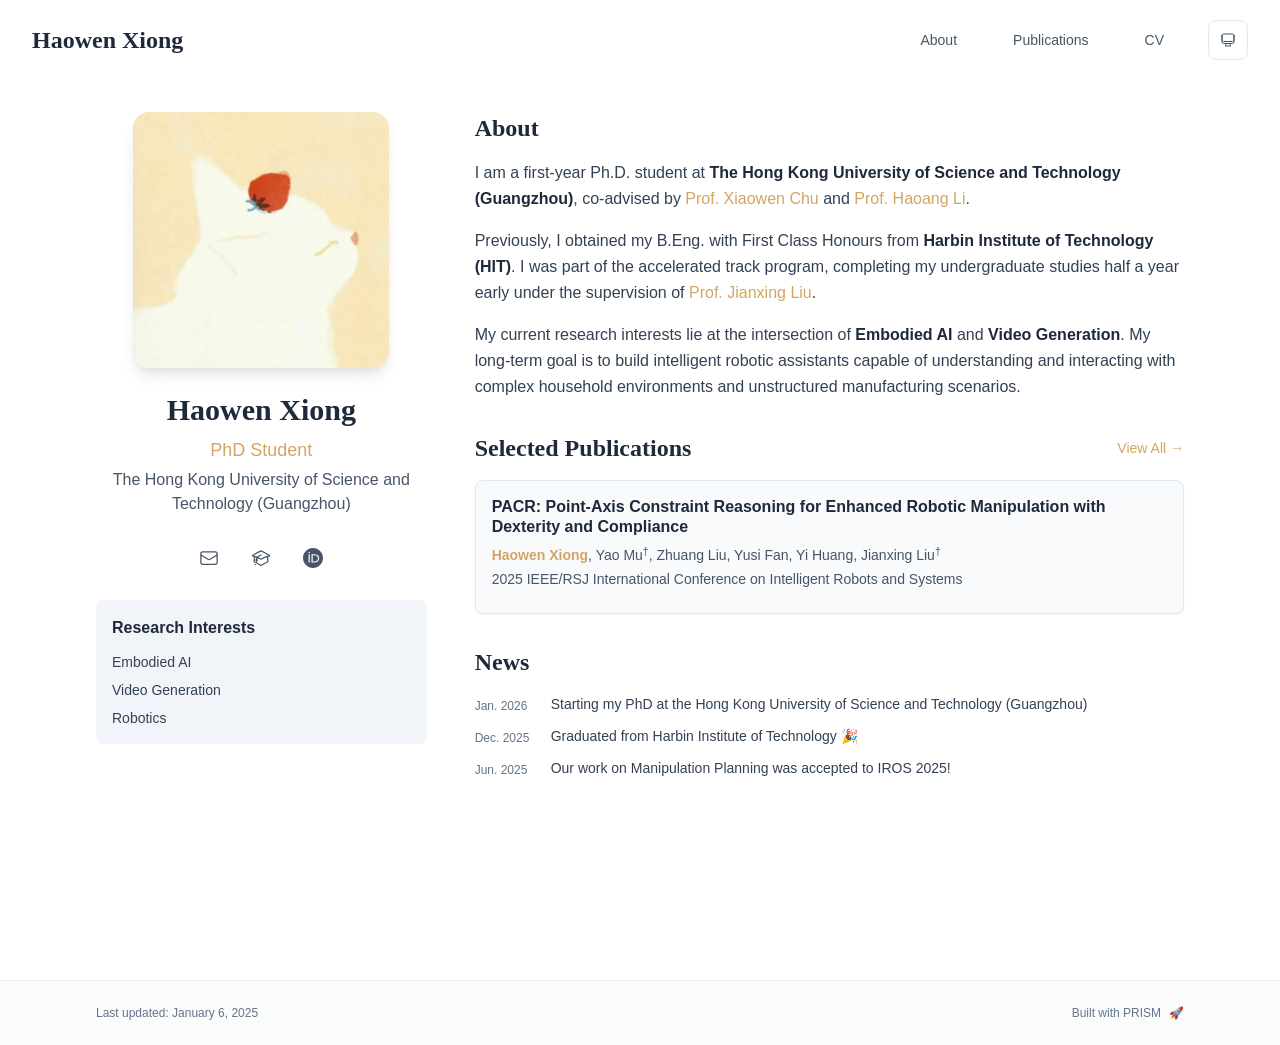
<file: index.html>
<!DOCTYPE html><html lang="en" class="scroll-smooth"><head><meta charSet="utf-8"/><meta name="viewport" content="width=device-width, initial-scale=1"/><link rel="preload" as="image" href="/bio.jpg"/><link rel="stylesheet" href="/_next/static/css/910c7e06a9effa03.css" data-precedence="next"/><link rel="preload" as="script" fetchPriority="low" href="/_next/static/chunks/webpack-679b75d1c4c2027c.js"/><script src="/_next/static/chunks/4bd1b696-70b6d399998de86a.js" async=""></script><script src="/_next/static/chunks/684-5aaa8290a129f299.js" async=""></script><script src="/_next/static/chunks/main-app-0c2a0c69bf910167.js" async=""></script><script src="/_next/static/chunks/17-9c04c9413a9f9f1f.js" async=""></script><script src="/_next/static/chunks/874-6cc630662f3664af.js" async=""></script><script src="/_next/static/chunks/862-15038af301665bb3.js" async=""></script><script src="/_next/static/chunks/app/layout-f8a44bde334432b7.js" async=""></script><script src="/_next/static/chunks/178-595a94b9af1e67b5.js" async=""></script><script src="/_next/static/chunks/748-b0753eeaf12cb586.js" async=""></script><script src="/_next/static/chunks/app/page-3028701f0716f976.js" async=""></script><link rel="icon" href="/favicon.svg" type="image/svg+xml"/><link rel="dns-prefetch" href="https://google-fonts.jialeliu.com"/><link rel="preconnect" href="https://google-fonts.jialeliu.com" crossorigin=""/><link rel="preload" as="style" href="https://google-fonts.jialeliu.com/css2?family=Inter:wght@300;400;500;600;700&amp;family=Crimson+Text:ital,wght@0,400;0,600;1,400&amp;display=swap"/><link rel="stylesheet" id="gfonts-css" href="https://google-fonts.jialeliu.com/css2?family=Inter:wght@300;400;500;600;700&amp;family=Crimson+Text:ital,wght@0,400;0,600;1,400&amp;display=swap" media="print"/><script>
              (function(){
                var l = document.getElementById('gfonts-css');
                if (!l) return;
                if (l.media !== 'all') {
                  l.addEventListener('load', function(){ try { l.media = 'all'; } catch(e){} });
                }
              })();
            </script><noscript><link rel="stylesheet" href="https://google-fonts.jialeliu.com/css2?family=Inter:wght@300;400;500;600;700&amp;family=Crimson+Text:ital,wght@0,400;0,600;1,400&amp;display=swap"/></noscript><script>
              try {
                const theme = localStorage.getItem('theme-storage');
                const parsed = theme ? JSON.parse(theme) : null;
                const setting = parsed?.state?.theme || 'system';
                const prefersDark = typeof window !== 'undefined' && window.matchMedia && window.matchMedia('(prefers-color-scheme: dark)').matches;
                const effective = setting === 'dark' ? 'dark' : (setting === 'light' ? 'light' : (prefersDark ? 'dark' : 'light'));
                var root = document.documentElement;
                root.classList.add(effective);
                root.setAttribute('data-theme', effective);
              } catch (e) {
                var root = document.documentElement;
                root.classList.add('light');
                root.setAttribute('data-theme', 'light');
              }
            </script><title>Haowen Xiong</title><meta name="description" content="PhD student at the Hong Kong University of Science and Technology (Guangzhou)."/><meta name="author" content="Haowen Xiong"/><meta name="keywords" content="Haowen Xiong,PhD,Research,The Hong Kong University of Science and Technology (Guangzhou)"/><meta name="creator" content="Haowen Xiong"/><meta name="publisher" content="Haowen Xiong"/><meta property="og:title" content="Haowen Xiong"/><meta property="og:description" content="PhD student at the Hong Kong University of Science and Technology (Guangzhou)."/><meta property="og:site_name" content="Haowen Xiong&#x27;s Academic Website"/><meta property="og:locale" content="en_US"/><meta property="og:type" content="website"/><meta name="twitter:card" content="summary"/><meta name="twitter:title" content="Haowen Xiong"/><meta name="twitter:description" content="PhD student at the Hong Kong University of Science and Technology (Guangzhou)."/><link rel="icon" href="/favicon.svg"/><script>document.querySelectorAll('body link[rel="icon"], body link[rel="apple-touch-icon"]').forEach(el => document.head.appendChild(el))</script><script src="/_next/static/chunks/polyfills-42372ed130431b0a.js" noModule=""></script></head><body class="font-sans antialiased"><div style="visibility:hidden"><nav class="fixed top-0 left-0 right-0 z-50" data-headlessui-state=""><div class="transition-all duration-300 ease-out bg-transparent" style="transform:translateY(-100px)"><div class="max-w-7xl mx-auto px-4 sm:px-6 lg:px-8"><div class="flex justify-between items-center h-16 lg:h-20"><div class="flex-shrink-0" tabindex="0"><a class="text-xl lg:text-2xl font-serif font-semibold text-primary hover:text-accent transition-colors duration-200" href="/">Haowen Xiong</a></div><div class="hidden lg:block"><div class="ml-10 flex items-center space-x-8"><div class="flex items-baseline space-x-8"><a class="relative px-3 py-2 text-sm font-medium transition-all duration-200 rounded hover:bg-accent/10 hover:shadow-sm text-primary" href="/"><span class="relative z-10">About</span><div class="absolute inset-0 bg-accent/10 rounded-lg"></div></a><a class="relative px-3 py-2 text-sm font-medium transition-all duration-200 rounded hover:bg-accent/10 hover:shadow-sm text-neutral-600 hover:text-primary" href="/publications/"><span class="relative z-10">Publications</span></a><a class="relative px-3 py-2 text-sm font-medium transition-all duration-200 rounded hover:bg-accent/10 hover:shadow-sm text-neutral-600 hover:text-primary" href="/cv/"><span class="relative z-10">CV</span></a></div><div class="flex items-center justify-center w-10 h-10 rounded-lg border border-neutral-200 dark:border-[rgba(148,163,184,0.24)] bg-background dark:bg-neutral-800"><div class="w-4 h-4 rounded-full bg-neutral-300 animate-pulse"></div></div></div></div><div class="lg:hidden flex items-center space-x-2"><div class="flex items-center justify-center w-10 h-10 rounded-lg border border-neutral-200 dark:border-[rgba(148,163,184,0.24)] bg-background dark:bg-neutral-800"><div class="w-4 h-4 rounded-full bg-neutral-300 animate-pulse"></div></div><button class="inline-flex items-center justify-center p-2 rounded-md text-neutral-600 hover:text-primary hover:bg-neutral-100 dark:hover:bg-neutral-800 focus:outline-none focus:ring-2 focus:ring-inset focus:ring-accent transition-colors duration-200" id="headlessui-disclosure-button-«R5pdb»" type="button" aria-expanded="false" data-headlessui-state=""><span class="sr-only">Open main menu</span><div><svg xmlns="http://www.w3.org/2000/svg" fill="none" viewBox="0 0 24 24" stroke-width="1.5" stroke="currentColor" aria-hidden="true" data-slot="icon" class="block h-6 w-6"><path stroke-linecap="round" stroke-linejoin="round" d="M3.75 6.75h16.5M3.75 12h16.5m-16.5 5.25h16.5"></path></svg></div></button></div></div></div></div></nav><main class="min-h-screen pt-16 lg:pt-20"><div class="max-w-6xl mx-auto px-4 sm:px-6 lg:px-8 py-8 bg-background min-h-screen"><div class="grid grid-cols-1 lg:grid-cols-3 gap-12"><div class="lg:col-span-1"><div class="sticky top-8" style="opacity:0;transform:translateY(20px)"><div class="w-64 h-64 mx-auto mb-6 rounded-2xl overflow-hidden shadow-lg hover:shadow-xl transition-all duration-200 hover:scale-105"><img alt="Haowen Xiong" width="256" height="256" decoding="async" data-nimg="1" class="w-full h-full object-cover object-[32%_center]" style="color:transparent" src="/bio.jpg"/></div><div class="text-center mb-6"><h1 class="text-3xl font-serif font-bold text-primary mb-2">Haowen Xiong</h1><p class="text-lg text-accent font-medium mb-1">PhD Student</p><p class="text-neutral-600 mb-2">The Hong Kong University of Science and Technology (Guangzhou)</p></div><div class="flex flex-wrap justify-center gap-3 sm:gap-4 mb-6 relative px-2"><div class="relative"><button class="p-2 sm:p-2 transition-colors duration-200 text-neutral-600 dark:text-neutral-400 hover:text-accent" aria-label="Email"><svg xmlns="http://www.w3.org/2000/svg" fill="none" viewBox="0 0 24 24" stroke-width="1.5" stroke="currentColor" aria-hidden="true" data-slot="icon" class="h-5 w-5"><path stroke-linecap="round" stroke-linejoin="round" d="M21.75 6.75v10.5a2.25 2.25 0 0 1-2.25 2.25h-15a2.25 2.25 0 0 1-2.25-2.25V6.75m19.5 0A2.25 2.25 0 0 0 19.5 4.5h-15a2.25 2.25 0 0 0-2.25 2.25m19.5 0v.243a2.25 2.25 0 0 1-1.07 1.916l-7.5 4.615a2.25 2.25 0 0 1-2.36 0L3.32 8.91a2.25 2.25 0 0 1-1.07-1.916V6.75"></path></svg></button></div><a href="https://scholar.google.com" target="_blank" rel="noopener noreferrer" class="p-2 sm:p-2 text-neutral-600 dark:text-neutral-400 hover:text-accent transition-colors duration-200" aria-label="Google Scholar"><svg xmlns="http://www.w3.org/2000/svg" fill="none" viewBox="0 0 24 24" stroke-width="1.5" stroke="currentColor" aria-hidden="true" data-slot="icon" class="h-5 w-5"><path stroke-linecap="round" stroke-linejoin="round" d="M4.26 10.147a60.438 60.438 0 0 0-.491 6.347A48.62 48.62 0 0 1 12 20.904a48.62 48.62 0 0 1 8.232-4.41 60.46 60.46 0 0 0-.491-6.347m-15.482 0a50.636 50.636 0 0 0-2.658-.813A59.906 59.906 0 0 1 12 3.493a59.903 59.903 0 0 1 10.399 5.84c-.896.248-1.783.52-2.658.814m-15.482 0A50.717 50.717 0 0 1 12 13.489a50.702 50.702 0 0 1 7.74-3.342M6.75 15a.75.75 0 1 0 0-1.5.75.75 0 0 0 0 1.5Zm0 0v-3.675A55.378 55.378 0 0 1 12 8.443m-7.007 11.55A5.981 5.981 0 0 0 6.75 15.75v-1.5"></path></svg></a><a href="https://orcid.org/0009-0006-3506-0582" target="_blank" rel="noopener noreferrer" class="p-2 sm:p-2 text-neutral-600 dark:text-neutral-400 hover:text-accent transition-colors duration-200" aria-label="ORCID"><svg viewBox="0 0 24 24" fill="currentColor" class="h-5 w-5" xmlns="http://www.w3.org/2000/svg"><path d="M12 0C5.372 0 0 5.372 0 12s5.372 12 12 12 12-5.372 12-12S18.628 0 12 0zM7.369 4.378c.525 0 .947.431.947.947s-.422.947-.947.947a.95.95 0 0 1-.947-.947c0-.525.422-.947.947-.947zm-.722 3.038h1.444v10.041H6.647V7.416zm3.562 0h3.9c3.712 0 5.344 2.653 5.344 5.025 0 2.578-2.016 5.025-5.325 5.025h-3.919V7.416zm1.444 1.303v7.444h2.297c3.272 0 4.022-2.484 4.022-3.722 0-2.016-1.284-3.722-4.097-3.722h-2.222z"></path></svg></a></div><div class="bg-neutral-100 dark:bg-neutral-800 rounded-lg p-4 mb-6 hover:shadow-lg transition-all duration-200 hover:scale-[1.02]"><h3 class="font-semibold text-primary mb-3">Research Interests</h3><div class="space-y-2 text-sm text-neutral-700 dark:text-neutral-500"><div>Embodied AI</div><div>Video Generation</div><div>Robotics</div></div></div></div></div><div class="lg:col-span-2 space-y-8"><section id="about" class="scroll-mt-24 space-y-8"><section style="opacity:0;transform:translateY(20px)"><h2 class="text-2xl font-serif font-bold text-primary mb-4">About</h2><div class="text-neutral-700 dark:text-neutral-600 leading-relaxed"><p class="mb-4 last:mb-0">I am a first-year Ph.D. student at <a href="https://www.hkust-gz.edu.cn" node="[object Object]" target="_blank" rel="noopener noreferrer" class="text-accent font-medium transition-all duration-200 rounded hover:bg-accent/10 hover:shadow-sm"><strong class="font-semibold text-primary">The Hong Kong University of Science and Technology (Guangzhou)</strong></a>, co-advised by <a href="https://sites.google.com/view/chuxiaowen/" node="[object Object]" target="_blank" rel="noopener noreferrer" class="text-accent font-medium transition-all duration-200 rounded hover:bg-accent/10 hover:shadow-sm">Prof. Xiaowen Chu</a> and <a href="https://facultyprofiles.hkust-gz.edu.cn/faculty-personal-page/LI-Haoang/haoangli" node="[object Object]" target="_blank" rel="noopener noreferrer" class="text-accent font-medium transition-all duration-200 rounded hover:bg-accent/10 hover:shadow-sm">Prof. Haoang Li</a>.</p>
<p class="mb-4 last:mb-0">Previously, I obtained my B.Eng. with First Class Honours from <a href="http://en.hit.edu.cn" node="[object Object]" target="_blank" rel="noopener noreferrer" class="text-accent font-medium transition-all duration-200 rounded hover:bg-accent/10 hover:shadow-sm"><strong class="font-semibold text-primary">Harbin Institute of Technology (HIT)</strong></a>. I was part of the accelerated track program, completing my undergraduate studies half a year early under the supervision of <a href="https://homepage.hit.edu.cn/jianxingliu?lang=en" node="[object Object]" target="_blank" rel="noopener noreferrer" class="text-accent font-medium transition-all duration-200 rounded hover:bg-accent/10 hover:shadow-sm">Prof. Jianxing Liu</a>.</p>
<p class="mb-4 last:mb-0">My current research interests lie at the intersection of <strong class="font-semibold text-primary">Embodied AI</strong> and <strong class="font-semibold text-primary">Video Generation</strong>. My long-term goal is to build intelligent robotic assistants capable of understanding and interacting with complex household environments and unstructured manufacturing scenarios.</p></div></section><section style="opacity:0;transform:translateY(20px)"><div class="flex items-center justify-between mb-4"><h2 class="text-2xl font-serif font-bold text-primary">Selected Publications</h2><a class="text-accent hover:text-accent-dark text-sm font-medium transition-all duration-200 rounded hover:bg-accent/10 hover:shadow-sm" href="/publications/">View All →</a></div><div class="space-y-4"><div class="bg-neutral-50 dark:bg-neutral-800 p-4 rounded-lg shadow-sm border border-neutral-200 dark:border-[rgba(148,163,184,0.24)] hover:shadow-lg transition-all duration-200 hover:scale-[1.02]" style="opacity:0;transform:translateY(20px)"><h3 class="font-semibold text-primary mb-2 leading-tight">PACR: Point-Axis Constraint Reasoning for Enhanced Robotic Manipulation with Dexterity and Compliance</h3><p class="text-sm text-neutral-600 dark:text-neutral-500 mb-1"><span><span class="font-semibold text-accent ">Haowen Xiong</span>, </span><span><span class=" ">Yao Mu</span><sup class="ml-0 text-neutral-600 dark:text-neutral-500">†</sup>, </span><span><span class=" ">Zhuang Liu</span>, </span><span><span class=" ">Yusi Fan</span>, </span><span><span class=" ">Yi Huang</span>, </span><span><span class=" ">Jianxing Liu</span><sup class="ml-0 text-neutral-600 dark:text-neutral-500">†</sup></span></p><p class="text-sm text-neutral-600 dark:text-neutral-500 mb-2">2025 IEEE/RSJ International Conference on Intelligent Robots and Systems</p></div></div></section><section style="opacity:0;transform:translateY(20px)"><h2 class="text-2xl font-serif font-bold text-primary mb-4">News</h2><div class="space-y-3"><div class="flex items-start space-x-3"><span class="text-xs text-neutral-500 mt-1 w-16 flex-shrink-0">Jan. 2026</span><p class="text-sm text-neutral-700">Starting my PhD at the Hong Kong University of Science and Technology (Guangzhou)</p></div><div class="flex items-start space-x-3"><span class="text-xs text-neutral-500 mt-1 w-16 flex-shrink-0">Dec. 2025</span><p class="text-sm text-neutral-700">Graduated from Harbin Institute of Technology 🎉</p></div><div class="flex items-start space-x-3"><span class="text-xs text-neutral-500 mt-1 w-16 flex-shrink-0">Jun. 2025</span><p class="text-sm text-neutral-700">Our work on Manipulation Planning was accepted to IROS 2025!</p></div></div></section></section></div></div></div><!--$--><!--/$--><!--$--><!--/$--></main><footer class="border-t border-neutral-200/50 bg-neutral-50/50 dark:bg-neutral-900/50 dark:border-neutral-700/50"><div class="max-w-6xl mx-auto px-4 sm:px-6 lg:px-8 py-6"><div class="flex flex-col sm:flex-row justify-between items-center gap-2"><p class="text-xs text-neutral-500">Last updated: <!-- -->January 6, 2025</p><p class="text-xs text-neutral-500 flex items-center"><a href="https://github.com/xyjoey/PRISM" target="_blank" rel="noopener noreferrer">Built with PRISM</a><span class="ml-2">🚀</span></p></div></div></footer></div><script src="/_next/static/chunks/webpack-679b75d1c4c2027c.js" async=""></script><script>(self.__next_f=self.__next_f||[]).push([0])</script><script>self.__next_f.push([1,"1:\"$Sreact.fragment\"\n2:I[3719,[\"17\",\"static/chunks/17-9c04c9413a9f9f1f.js\",\"874\",\"static/chunks/874-6cc630662f3664af.js\",\"862\",\"static/chunks/862-15038af301665bb3.js\",\"177\",\"static/chunks/app/layout-f8a44bde334432b7.js\"],\"ThemeProvider\"]\n3:I[768,[\"17\",\"static/chunks/17-9c04c9413a9f9f1f.js\",\"874\",\"static/chunks/874-6cc630662f3664af.js\",\"862\",\"static/chunks/862-15038af301665bb3.js\",\"177\",\"static/chunks/app/layout-f8a44bde334432b7.js\"],\"default\"]\n4:I[7555,[],\"\"]\n5:I[1295,[],\"\"]\n6:I[2548,[\"17\",\"static/chunks/17-9c04c9413a9f9f1f.js\",\"874\",\"static/chunks/874-6cc630662f3664af.js\",\"862\",\"static/chunks/862-15038af301665bb3.js\",\"177\",\"static/chunks/app/layout-f8a44bde334432b7.js\"],\"default\"]\n7:I[7437,[\"17\",\"static/chunks/17-9c04c9413a9f9f1f.js\",\"178\",\"static/chunks/178-595a94b9af1e67b5.js\",\"874\",\"static/chunks/874-6cc630662f3664af.js\",\"748\",\"static/chunks/748-b0753eeaf12cb586.js\",\"974\",\"static/chunks/app/page-3028701f0716f976.js\"],\"default\"]\n8:I[9507,[\"17\",\"static/chunks/17-9c04c9413a9f9f1f.js\",\"178\",\"static/chunks/178-595a94b9af1e67b5.js\",\"874\",\"static/chunks/874-6cc630662f3664af.js\",\"748\",\"static/chunks/748-b0753eeaf12cb586.js\",\"974\",\"static/chunks/app/page-3028701f0716f976.js\"],\"default\"]\n9:I[5218,[\"17\",\"static/chunks/17-9c04c9413a9f9f1f.js\",\"178\",\"static/chunks/178-595a94b9af1e67b5.js\",\"874\",\"static/chunks/874-6cc630662f3664af.js\",\"748\",\"static/chunks/748-b0753eeaf12cb586.js\",\"974\",\"static/chunks/app/page-3028701f0716f976.js\"],\"default\"]\nc:I[1990,[\"17\",\"static/chunks/17-9c04c9413a9f9f1f.js\",\"178\",\"static/chunks/178-595a94b9af1e67b5.js\",\"874\",\"static/chunks/874-6cc630662f3664af.js\",\"748\",\"static/chunks/748-b0753eeaf12cb586.js\",\"974\",\"static/chunks/app/page-3028701f0716f976.js\"],\"default\"]\nd:I[9665,[],\"MetadataBoundary\"]\nf:I[9665,[],\"OutletBoundary\"]\n12:I[4911,[],\"AsyncMetadataOutlet\"]\n14:I[9665,[],\"ViewportBoundary\"]\n16:I[6614,[],\"\"]\n:HL[\"/_next/static/css/910c7e06a9effa03.css\",\"style\"]\na:T4f2,Developing robotic systems for unstructured and contact-rich environments presents significant challenges, necessitating advance"])</script><script>self.__next_f.push([1,"d dexterous motion planning, compliant interaction control, and spatio-temporal coordination. To address these, we introduce PACR (Point-Axis Constraint Reasoning), an unified framework that encodes robot trajectories and impedance profiles via constraint functions parameterized by point-axis primitives, extracted from multi-view RGB-D camera observations. This enables joint optimization of motion and impedance within a shared mathematical framework. For enhanced robustness, we implement a dual-agent Vision-Language Model (VLM) system: a Generator employs Chain-of-Thought reasoning to formulate constraints, while an adversarial Critic validates them, significantly mitigating hallucination risks. Integrated with the dual-agent system, the framework also features an error backtracking mechanism, enabling dynamic adaptation by learning from failures. Extensive experiments across diverse manipulation tasks reveal that PACR achieves a 61% success rate (compared to 37% for baseline methods) and reduces the average contact forces, demonstrating broad applicability through zero-shot generalization without task-specific training.b:T6c5,@article{xiong2025pacr,\n  title = {PACR: Point-Axis Constraint Reasoning for Enhanced Robotic Manipulation with Dexterity and Compliance},\n  author = {Haowen Xiong and Yao Mu and Zhuang Liu and Yusi Fan and Yi Huang and Jianxing Liu},\n  year = {2025},\n  month = {oct},\n  journal = {2025 IEEE/RSJ International Conference on Intelligent Robots and Systems},\n  pages = {3217-3224},\n  issn = {2153-0866},\n  doi = {doi: 10.1109/IROS60139.2025.11246460},\n  abstract = {Developing robotic systems for unstructured and contact-rich environments presents significant challenges, necessitating advanced dexterous motion planning, compliant interaction control, and spatio-temporal coordination. To address these, we introduce PACR (Point-Axis Constraint Reasoning), an unified framework that encodes robot trajectories and impedance profiles via constraint functions parameterized by point-axis primitives, extra"])</script><script>self.__next_f.push([1,"cted from multi-view RGB-D camera observations. This enables joint optimization of motion and impedance within a shared mathematical framework. For enhanced robustness, we implement a dual-agent Vision-Language Model (VLM) system: a Generator employs Chain-of-Thought reasoning to formulate constraints, while an adversarial Critic validates them, significantly mitigating hallucination risks. Integrated with the dual-agent system, the framework also features an error backtracking mechanism, enabling dynamic adaptation by learning from failures. Extensive experiments across diverse manipulation tasks reveal that PACR achieves a 61% success rate (compared to 37% for baseline methods) and reduces the average contact forces, demonstrating broad applicability through zero-shot generalization without task-specific training.}\n}"])</script><script>self.__next_f.push([1,"0:{\"P\":null,\"b\":\"uPj8U7TbGAnmAZ88v5WYT\",\"p\":\"\",\"c\":[\"\",\"\"],\"i\":false,\"f\":[[[\"\",{\"children\":[\"__PAGE__\",{}]},\"$undefined\",\"$undefined\",true],[\"\",[\"$\",\"$1\",\"c\",{\"children\":[[[\"$\",\"link\",\"0\",{\"rel\":\"stylesheet\",\"href\":\"/_next/static/css/910c7e06a9effa03.css\",\"precedence\":\"next\",\"crossOrigin\":\"$undefined\",\"nonce\":\"$undefined\"}]],[\"$\",\"html\",null,{\"lang\":\"en\",\"className\":\"scroll-smooth\",\"suppressHydrationWarning\":true,\"children\":[[\"$\",\"head\",null,{\"children\":[[\"$\",\"link\",null,{\"rel\":\"icon\",\"href\":\"/favicon.svg\",\"type\":\"image/svg+xml\"}],[\"$\",\"link\",null,{\"rel\":\"dns-prefetch\",\"href\":\"https://google-fonts.jialeliu.com\"}],[\"$\",\"link\",null,{\"rel\":\"preconnect\",\"href\":\"https://google-fonts.jialeliu.com\",\"crossOrigin\":\"\"}],[\"$\",\"link\",null,{\"rel\":\"preload\",\"as\":\"style\",\"href\":\"https://google-fonts.jialeliu.com/css2?family=Inter:wght@300;400;500;600;700\u0026family=Crimson+Text:ital,wght@0,400;0,600;1,400\u0026display=swap\"}],[\"$\",\"link\",null,{\"rel\":\"stylesheet\",\"id\":\"gfonts-css\",\"href\":\"https://google-fonts.jialeliu.com/css2?family=Inter:wght@300;400;500;600;700\u0026family=Crimson+Text:ital,wght@0,400;0,600;1,400\u0026display=swap\",\"media\":\"print\"}],[\"$\",\"script\",null,{\"dangerouslySetInnerHTML\":{\"__html\":\"\\n              (function(){\\n                var l = document.getElementById('gfonts-css');\\n                if (!l) return;\\n                if (l.media !== 'all') {\\n                  l.addEventListener('load', function(){ try { l.media = 'all'; } catch(e){} });\\n                }\\n              })();\\n            \"}}],[\"$\",\"noscript\",null,{\"children\":[\"$\",\"link\",null,{\"rel\":\"stylesheet\",\"href\":\"https://google-fonts.jialeliu.com/css2?family=Inter:wght@300;400;500;600;700\u0026family=Crimson+Text:ital,wght@0,400;0,600;1,400\u0026display=swap\"}]}],[\"$\",\"script\",null,{\"dangerouslySetInnerHTML\":{\"__html\":\"\\n              try {\\n                const theme = localStorage.getItem('theme-storage');\\n                const parsed = theme ? JSON.parse(theme) : null;\\n                const setting = parsed?.state?.theme || 'system';\\n                const prefersDark = typeof window !== 'undefined' \u0026\u0026 window.matchMedia \u0026\u0026 window.matchMedia('(prefers-color-scheme: dark)').matches;\\n                const effective = setting === 'dark' ? 'dark' : (setting === 'light' ? 'light' : (prefersDark ? 'dark' : 'light'));\\n                var root = document.documentElement;\\n                root.classList.add(effective);\\n                root.setAttribute('data-theme', effective);\\n              } catch (e) {\\n                var root = document.documentElement;\\n                root.classList.add('light');\\n                root.setAttribute('data-theme', 'light');\\n              }\\n            \"}}]]}],[\"$\",\"body\",null,{\"className\":\"font-sans antialiased\",\"children\":[\"$\",\"$L2\",null,{\"children\":[[\"$\",\"$L3\",null,{\"items\":[{\"title\":\"About\",\"type\":\"page\",\"target\":\"about\",\"href\":\"/\"},{\"title\":\"Publications\",\"type\":\"page\",\"target\":\"publications\",\"href\":\"/publications\"},{\"title\":\"CV\",\"type\":\"page\",\"target\":\"cv\",\"href\":\"/cv\"}],\"siteTitle\":\"Haowen Xiong\",\"enableOnePageMode\":false}],[\"$\",\"main\",null,{\"className\":\"min-h-screen pt-16 lg:pt-20\",\"children\":[\"$\",\"$L4\",null,{\"parallelRouterKey\":\"children\",\"error\":\"$undefined\",\"errorStyles\":\"$undefined\",\"errorScripts\":\"$undefined\",\"template\":[\"$\",\"$L5\",null,{}],\"templateStyles\":\"$undefined\",\"templateScripts\":\"$undefined\",\"notFound\":[[[\"$\",\"title\",null,{\"children\":\"404: This page could not be found.\"}],[\"$\",\"div\",null,{\"style\":{\"fontFamily\":\"system-ui,\\\"Segoe UI\\\",Roboto,Helvetica,Arial,sans-serif,\\\"Apple Color Emoji\\\",\\\"Segoe UI Emoji\\\"\",\"height\":\"100vh\",\"textAlign\":\"center\",\"display\":\"flex\",\"flexDirection\":\"column\",\"alignItems\":\"center\",\"justifyContent\":\"center\"},\"children\":[\"$\",\"div\",null,{\"children\":[[\"$\",\"style\",null,{\"dangerouslySetInnerHTML\":{\"__html\":\"body{color:#000;background:#fff;margin:0}.next-error-h1{border-right:1px solid rgba(0,0,0,.3)}@media (prefers-color-scheme:dark){body{color:#fff;background:#000}.next-error-h1{border-right:1px solid rgba(255,255,255,.3)}}\"}}],[\"$\",\"h1\",null,{\"className\":\"next-error-h1\",\"style\":{\"display\":\"inline-block\",\"margin\":\"0 20px 0 0\",\"padding\":\"0 23px 0 0\",\"fontSize\":24,\"fontWeight\":500,\"verticalAlign\":\"top\",\"lineHeight\":\"49px\"},\"children\":404}],[\"$\",\"div\",null,{\"style\":{\"display\":\"inline-block\"},\"children\":[\"$\",\"h2\",null,{\"style\":{\"fontSize\":14,\"fontWeight\":400,\"lineHeight\":\"49px\",\"margin\":0},\"children\":\"This page could not be found.\"}]}]]}]}]],[]],\"forbidden\":\"$undefined\",\"unauthorized\":\"$undefined\"}]}],[\"$\",\"$L6\",null,{\"lastUpdated\":\"January 6, 2025\"}]]}]}]]}]]}],{\"children\":[\"__PAGE__\",[\"$\",\"$1\",\"c\",{\"children\":[[\"$\",\"div\",null,{\"className\":\"max-w-6xl mx-auto px-4 sm:px-6 lg:px-8 py-8 bg-background min-h-screen\",\"children\":[\"$\",\"div\",null,{\"className\":\"grid grid-cols-1 lg:grid-cols-3 gap-12\",\"children\":[[\"$\",\"div\",null,{\"className\":\"lg:col-span-1\",\"children\":[\"$\",\"$L7\",null,{\"author\":{\"name\":\"Haowen Xiong\",\"title\":\"PhD Student\",\"institution\":\"The Hong Kong University of Science and Technology (Guangzhou)\",\"avatar\":\"/bio.jpg\"},\"social\":{\"email\":\"haowenxiong2004@gmail.com\",\"google_scholar\":\"https://scholar.google.com\",\"orcid\":\"https://orcid.org/0009-0006-3506-0582\"},\"features\":{\"enable_likes\":false,\"enable_one_page_mode\":false},\"researchInterests\":[\"Embodied AI\",\"Video Generation\",\"Robotics\"]}]}],[\"$\",\"div\",null,{\"className\":\"lg:col-span-2 space-y-8\",\"children\":[[\"$\",\"section\",\"about\",{\"id\":\"about\",\"className\":\"scroll-mt-24 space-y-8\",\"children\":[[[\"$\",\"$L8\",\"about\",{\"content\":\"I am a first-year Ph.D. student at [**The Hong Kong University of Science and Technology (Guangzhou)**](https://www.hkust-gz.edu.cn), co-advised by [Prof. Xiaowen Chu](https://sites.google.com/view/chuxiaowen/) and [Prof. Haoang Li](https://facultyprofiles.hkust-gz.edu.cn/faculty-personal-page/LI-Haoang/haoangli).\\n\\nPreviously, I obtained my B.Eng. with First Class Honours from [**Harbin Institute of Technology (HIT)**](http://en.hit.edu.cn). I was part of the accelerated track program, completing my undergraduate studies half a year early under the supervision of [Prof. Jianxing Liu](https://homepage.hit.edu.cn/jianxingliu?lang=en).\\n\\nMy current research interests lie at the intersection of **Embodied AI** and **Video Generation**. My long-term goal is to build intelligent robotic assistants capable of understanding and interacting with complex household environments and unstructured manufacturing scenarios.\",\"title\":\"About\"}],[\"$\",\"$L9\",\"featured_publications\",{\"publications\":[{\"id\":\"xiong2025pacr\",\"title\":\"PACR: Point-Axis Constraint Reasoning for Enhanced Robotic Manipulation with Dexterity and Compliance\",\"authors\":[{\"name\":\"Haowen Xiong\",\"isHighlighted\":true,\"isCorresponding\":false,\"isCoAuthor\":false},{\"name\":\"Yao Mu\",\"isHighlighted\":false,\"isCorresponding\":true,\"isCoAuthor\":false},{\"name\":\"Zhuang Liu\",\"isHighlighted\":false,\"isCorresponding\":false,\"isCoAuthor\":false},{\"name\":\"Yusi Fan\",\"isHighlighted\":false,\"isCorresponding\":false,\"isCoAuthor\":false},{\"name\":\"Yi Huang\",\"isHighlighted\":false,\"isCorresponding\":false,\"isCoAuthor\":false},{\"name\":\"Jianxing Liu\",\"isHighlighted\":false,\"isCorresponding\":true,\"isCoAuthor\":false}],\"year\":2025,\"month\":\"10\",\"type\":\"journal\",\"status\":\"published\",\"tags\":[],\"keywords\":\"$0:f:0:1:2:children:1:props:children:0:props:children:props:children:1:props:children:0:props:children:0:1:props:publications:0:tags\",\"researchArea\":\"machine-learning\",\"journal\":\"2025 IEEE/RSJ International Conference on Intelligent Robots and Systems\",\"conference\":\"\",\"pages\":\"3217-3224\",\"doi\":\"doi: 10.1109/IROS60139.2025.11246460\",\"abstract\":\"$a\",\"description\":\"\",\"selected\":true,\"bibtex\":\"$b\"}],\"title\":\"Selected Publications\",\"enableOnePageMode\":false}],[\"$\",\"$Lc\",\"news\",{\"items\":[{\"date\":\"Jan. 2026\",\"content\":\"Starting my PhD at the Hong Kong University of Science and Technology (Guangzhou)\"},{\"date\":\"Dec. 2025\",\"content\":\"Graduated from Harbin Institute of Technology 🎉\"},{\"date\":\"Jun. 2025\",\"content\":\"Our work on Manipulation Planning was accepted to IROS 2025!\"}],\"title\":\"News\"}]],false,false,false]}]]}]]}]}],[\"$\",\"$Ld\",null,{\"children\":\"$Le\"}],null,[\"$\",\"$Lf\",null,{\"children\":[\"$L10\",\"$L11\",[\"$\",\"$L12\",null,{\"promise\":\"$@13\"}]]}]]}],{},null,false]},null,false],[\"$\",\"$1\",\"h\",{\"children\":[null,[\"$\",\"$1\",\"n0iA3mIvEDjeIKl_hR64o\",{\"children\":[[\"$\",\"$L14\",null,{\"children\":\"$L15\"}],null]}],null]}],false]],\"m\":\"$undefined\",\"G\":[\"$16\",\"$undefined\"],\"s\":false,\"S\":true}\n"])</script><script>self.__next_f.push([1,"17:\"$Sreact.suspense\"\n18:I[4911,[],\"AsyncMetadata\"]\ne:[\"$\",\"$17\",null,{\"fallback\":null,\"children\":[\"$\",\"$L18\",null,{\"promise\":\"$@19\"}]}]\n"])</script><script>self.__next_f.push([1,"11:null\n"])</script><script>self.__next_f.push([1,"15:[[\"$\",\"meta\",\"0\",{\"charSet\":\"utf-8\"}],[\"$\",\"meta\",\"1\",{\"name\":\"viewport\",\"content\":\"width=device-width, initial-scale=1\"}]]\n10:null\n"])</script><script>self.__next_f.push([1,"19:{\"metadata\":[[\"$\",\"title\",\"0\",{\"children\":\"Haowen Xiong\"}],[\"$\",\"meta\",\"1\",{\"name\":\"description\",\"content\":\"PhD student at the Hong Kong University of Science and Technology (Guangzhou).\"}],[\"$\",\"meta\",\"2\",{\"name\":\"author\",\"content\":\"Haowen Xiong\"}],[\"$\",\"meta\",\"3\",{\"name\":\"keywords\",\"content\":\"Haowen Xiong,PhD,Research,The Hong Kong University of Science and Technology (Guangzhou)\"}],[\"$\",\"meta\",\"4\",{\"name\":\"creator\",\"content\":\"Haowen Xiong\"}],[\"$\",\"meta\",\"5\",{\"name\":\"publisher\",\"content\":\"Haowen Xiong\"}],[\"$\",\"meta\",\"6\",{\"property\":\"og:title\",\"content\":\"Haowen Xiong\"}],[\"$\",\"meta\",\"7\",{\"property\":\"og:description\",\"content\":\"PhD student at the Hong Kong University of Science and Technology (Guangzhou).\"}],[\"$\",\"meta\",\"8\",{\"property\":\"og:site_name\",\"content\":\"Haowen Xiong's Academic Website\"}],[\"$\",\"meta\",\"9\",{\"property\":\"og:locale\",\"content\":\"en_US\"}],[\"$\",\"meta\",\"10\",{\"property\":\"og:type\",\"content\":\"website\"}],[\"$\",\"meta\",\"11\",{\"name\":\"twitter:card\",\"content\":\"summary\"}],[\"$\",\"meta\",\"12\",{\"name\":\"twitter:title\",\"content\":\"Haowen Xiong\"}],[\"$\",\"meta\",\"13\",{\"name\":\"twitter:description\",\"content\":\"PhD student at the Hong Kong University of Science and Technology (Guangzhou).\"}],[\"$\",\"link\",\"14\",{\"rel\":\"icon\",\"href\":\"/favicon.svg\"}]],\"error\":null,\"digest\":\"$undefined\"}\n13:{\"metadata\":\"$19:metadata\",\"error\":null,\"digest\":\"$undefined\"}\n"])</script></body></html>
</file>
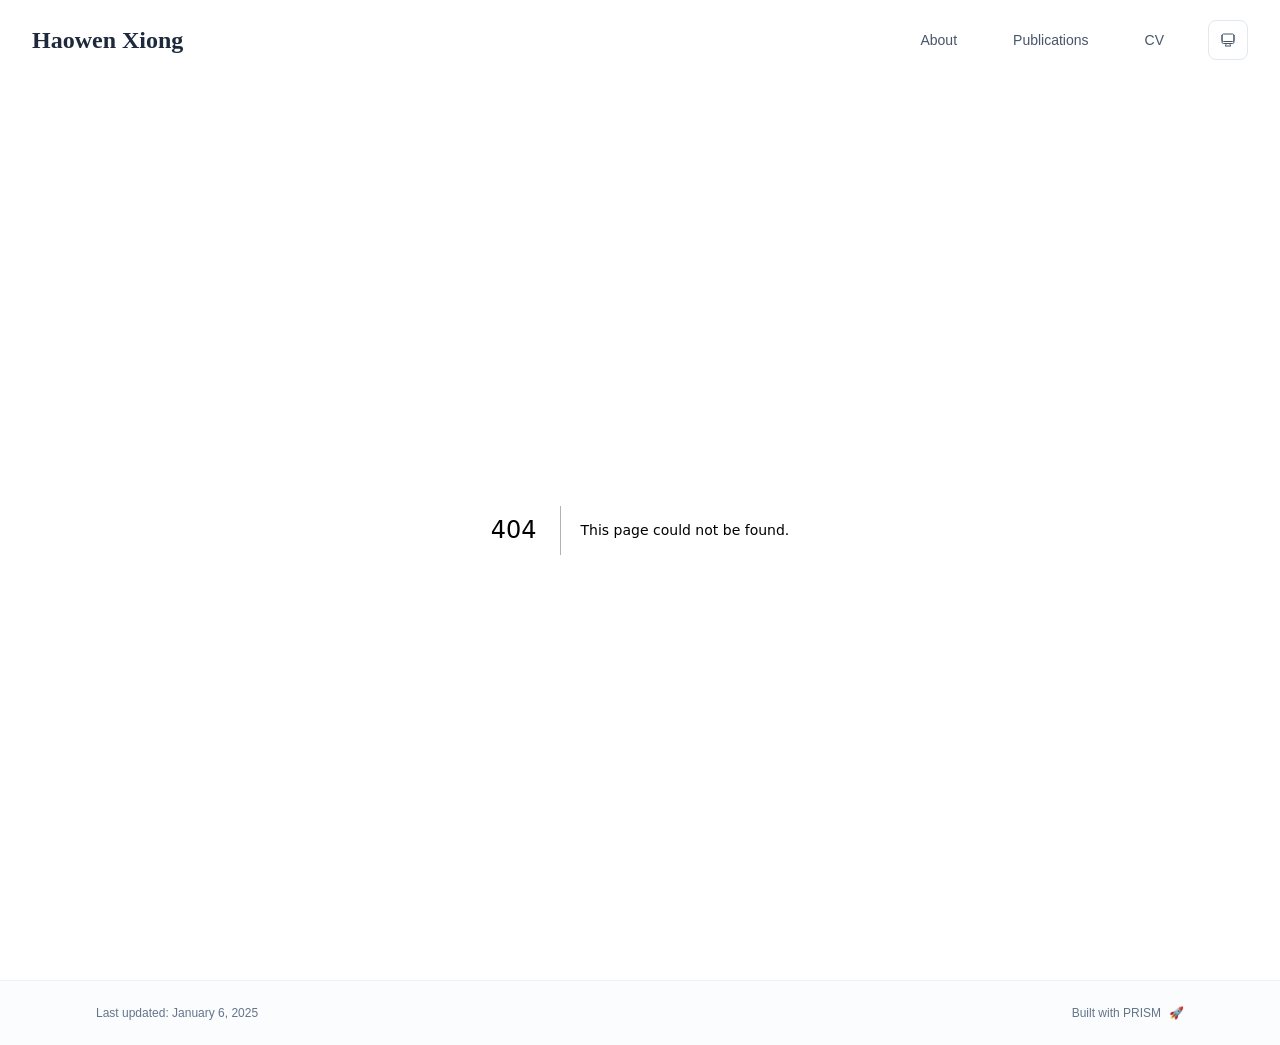
<file: 404/index.html>
<!DOCTYPE html><html lang="en" class="scroll-smooth"><head><meta charSet="utf-8"/><meta name="viewport" content="width=device-width, initial-scale=1"/><link rel="stylesheet" href="/_next/static/css/910c7e06a9effa03.css" data-precedence="next"/><link rel="preload" as="script" fetchPriority="low" href="/_next/static/chunks/webpack-679b75d1c4c2027c.js"/><script src="/_next/static/chunks/4bd1b696-70b6d399998de86a.js" async=""></script><script src="/_next/static/chunks/684-5aaa8290a129f299.js" async=""></script><script src="/_next/static/chunks/main-app-0c2a0c69bf910167.js" async=""></script><script src="/_next/static/chunks/17-9c04c9413a9f9f1f.js" async=""></script><script src="/_next/static/chunks/874-6cc630662f3664af.js" async=""></script><script src="/_next/static/chunks/862-15038af301665bb3.js" async=""></script><script src="/_next/static/chunks/app/layout-f8a44bde334432b7.js" async=""></script><meta name="robots" content="noindex"/><title>404: This page could not be found.</title><link rel="icon" href="/favicon.svg" type="image/svg+xml"/><link rel="dns-prefetch" href="https://google-fonts.jialeliu.com"/><link rel="preconnect" href="https://google-fonts.jialeliu.com" crossorigin=""/><link rel="preload" as="style" href="https://google-fonts.jialeliu.com/css2?family=Inter:wght@300;400;500;600;700&amp;family=Crimson+Text:ital,wght@0,400;0,600;1,400&amp;display=swap"/><link rel="stylesheet" id="gfonts-css" href="https://google-fonts.jialeliu.com/css2?family=Inter:wght@300;400;500;600;700&amp;family=Crimson+Text:ital,wght@0,400;0,600;1,400&amp;display=swap" media="print"/><script>
              (function(){
                var l = document.getElementById('gfonts-css');
                if (!l) return;
                if (l.media !== 'all') {
                  l.addEventListener('load', function(){ try { l.media = 'all'; } catch(e){} });
                }
              })();
            </script><noscript><link rel="stylesheet" href="https://google-fonts.jialeliu.com/css2?family=Inter:wght@300;400;500;600;700&amp;family=Crimson+Text:ital,wght@0,400;0,600;1,400&amp;display=swap"/></noscript><script>
              try {
                const theme = localStorage.getItem('theme-storage');
                const parsed = theme ? JSON.parse(theme) : null;
                const setting = parsed?.state?.theme || 'system';
                const prefersDark = typeof window !== 'undefined' && window.matchMedia && window.matchMedia('(prefers-color-scheme: dark)').matches;
                const effective = setting === 'dark' ? 'dark' : (setting === 'light' ? 'light' : (prefersDark ? 'dark' : 'light'));
                var root = document.documentElement;
                root.classList.add(effective);
                root.setAttribute('data-theme', effective);
              } catch (e) {
                var root = document.documentElement;
                root.classList.add('light');
                root.setAttribute('data-theme', 'light');
              }
            </script><title>Haowen Xiong</title><meta name="description" content="PhD student at the Hong Kong University of Science and Technology (Guangzhou)."/><meta name="author" content="Haowen Xiong"/><meta name="keywords" content="Haowen Xiong,PhD,Research,The Hong Kong University of Science and Technology (Guangzhou)"/><meta name="creator" content="Haowen Xiong"/><meta name="publisher" content="Haowen Xiong"/><meta property="og:title" content="Haowen Xiong"/><meta property="og:description" content="PhD student at the Hong Kong University of Science and Technology (Guangzhou)."/><meta property="og:site_name" content="Haowen Xiong&#x27;s Academic Website"/><meta property="og:locale" content="en_US"/><meta property="og:type" content="website"/><meta name="twitter:card" content="summary"/><meta name="twitter:title" content="Haowen Xiong"/><meta name="twitter:description" content="PhD student at the Hong Kong University of Science and Technology (Guangzhou)."/><link rel="icon" href="/favicon.svg"/><script>document.querySelectorAll('body link[rel="icon"], body link[rel="apple-touch-icon"]').forEach(el => document.head.appendChild(el))</script><script src="/_next/static/chunks/polyfills-42372ed130431b0a.js" noModule=""></script></head><body class="font-sans antialiased"><div style="visibility:hidden"><nav class="fixed top-0 left-0 right-0 z-50" data-headlessui-state=""><div class="transition-all duration-300 ease-out bg-transparent" style="transform:translateY(-100px)"><div class="max-w-7xl mx-auto px-4 sm:px-6 lg:px-8"><div class="flex justify-between items-center h-16 lg:h-20"><div class="flex-shrink-0" tabindex="0"><a class="text-xl lg:text-2xl font-serif font-semibold text-primary hover:text-accent transition-colors duration-200" href="/">Haowen Xiong</a></div><div class="hidden lg:block"><div class="ml-10 flex items-center space-x-8"><div class="flex items-baseline space-x-8"><a class="relative px-3 py-2 text-sm font-medium transition-all duration-200 rounded hover:bg-accent/10 hover:shadow-sm text-neutral-600 hover:text-primary" href="/"><span class="relative z-10">About</span></a><a class="relative px-3 py-2 text-sm font-medium transition-all duration-200 rounded hover:bg-accent/10 hover:shadow-sm text-neutral-600 hover:text-primary" href="/publications/"><span class="relative z-10">Publications</span></a><a class="relative px-3 py-2 text-sm font-medium transition-all duration-200 rounded hover:bg-accent/10 hover:shadow-sm text-neutral-600 hover:text-primary" href="/cv/"><span class="relative z-10">CV</span></a></div><div class="flex items-center justify-center w-10 h-10 rounded-lg border border-neutral-200 dark:border-[rgba(148,163,184,0.24)] bg-background dark:bg-neutral-800"><div class="w-4 h-4 rounded-full bg-neutral-300 animate-pulse"></div></div></div></div><div class="lg:hidden flex items-center space-x-2"><div class="flex items-center justify-center w-10 h-10 rounded-lg border border-neutral-200 dark:border-[rgba(148,163,184,0.24)] bg-background dark:bg-neutral-800"><div class="w-4 h-4 rounded-full bg-neutral-300 animate-pulse"></div></div><button class="inline-flex items-center justify-center p-2 rounded-md text-neutral-600 hover:text-primary hover:bg-neutral-100 dark:hover:bg-neutral-800 focus:outline-none focus:ring-2 focus:ring-inset focus:ring-accent transition-colors duration-200" id="headlessui-disclosure-button-«R5pdb»" type="button" aria-expanded="false" data-headlessui-state=""><span class="sr-only">Open main menu</span><div><svg xmlns="http://www.w3.org/2000/svg" fill="none" viewBox="0 0 24 24" stroke-width="1.5" stroke="currentColor" aria-hidden="true" data-slot="icon" class="block h-6 w-6"><path stroke-linecap="round" stroke-linejoin="round" d="M3.75 6.75h16.5M3.75 12h16.5m-16.5 5.25h16.5"></path></svg></div></button></div></div></div></div></nav><main class="min-h-screen pt-16 lg:pt-20"><div style="font-family:system-ui,&quot;Segoe UI&quot;,Roboto,Helvetica,Arial,sans-serif,&quot;Apple Color Emoji&quot;,&quot;Segoe UI Emoji&quot;;height:100vh;text-align:center;display:flex;flex-direction:column;align-items:center;justify-content:center"><div><style>body{color:#000;background:#fff;margin:0}.next-error-h1{border-right:1px solid rgba(0,0,0,.3)}@media (prefers-color-scheme:dark){body{color:#fff;background:#000}.next-error-h1{border-right:1px solid rgba(255,255,255,.3)}}</style><h1 class="next-error-h1" style="display:inline-block;margin:0 20px 0 0;padding:0 23px 0 0;font-size:24px;font-weight:500;vertical-align:top;line-height:49px">404</h1><div style="display:inline-block"><h2 style="font-size:14px;font-weight:400;line-height:49px;margin:0">This page could not be found.</h2></div></div></div><!--$--><!--/$--><!--$--><!--/$--></main><footer class="border-t border-neutral-200/50 bg-neutral-50/50 dark:bg-neutral-900/50 dark:border-neutral-700/50"><div class="max-w-6xl mx-auto px-4 sm:px-6 lg:px-8 py-6"><div class="flex flex-col sm:flex-row justify-between items-center gap-2"><p class="text-xs text-neutral-500">Last updated: <!-- -->January 6, 2025</p><p class="text-xs text-neutral-500 flex items-center"><a href="https://github.com/xyjoey/PRISM" target="_blank" rel="noopener noreferrer">Built with PRISM</a><span class="ml-2">🚀</span></p></div></div></footer></div><script src="/_next/static/chunks/webpack-679b75d1c4c2027c.js" async=""></script><script>(self.__next_f=self.__next_f||[]).push([0])</script><script>self.__next_f.push([1,"1:\"$Sreact.fragment\"\n2:I[3719,[\"17\",\"static/chunks/17-9c04c9413a9f9f1f.js\",\"874\",\"static/chunks/874-6cc630662f3664af.js\",\"862\",\"static/chunks/862-15038af301665bb3.js\",\"177\",\"static/chunks/app/layout-f8a44bde334432b7.js\"],\"ThemeProvider\"]\n3:I[768,[\"17\",\"static/chunks/17-9c04c9413a9f9f1f.js\",\"874\",\"static/chunks/874-6cc630662f3664af.js\",\"862\",\"static/chunks/862-15038af301665bb3.js\",\"177\",\"static/chunks/app/layout-f8a44bde334432b7.js\"],\"default\"]\n4:I[7555,[],\"\"]\n5:I[1295,[],\"\"]\n6:I[2548,[\"17\",\"static/chunks/17-9c04c9413a9f9f1f.js\",\"874\",\"static/chunks/874-6cc630662f3664af.js\",\"862\",\"static/chunks/862-15038af301665bb3.js\",\"177\",\"static/chunks/app/layout-f8a44bde334432b7.js\"],\"default\"]\n7:I[9665,[],\"MetadataBoundary\"]\n9:I[9665,[],\"OutletBoundary\"]\nc:I[4911,[],\"AsyncMetadataOutlet\"]\ne:I[9665,[],\"ViewportBoundary\"]\n10:I[6614,[],\"\"]\n:HL[\"/_next/static/css/910c7e06a9effa03.css\",\"style\"]\n"])</script><script>self.__next_f.push([1,"0:{\"P\":null,\"b\":\"uPj8U7TbGAnmAZ88v5WYT\",\"p\":\"\",\"c\":[\"\",\"_not-found\",\"\"],\"i\":false,\"f\":[[[\"\",{\"children\":[\"/_not-found\",{\"children\":[\"__PAGE__\",{}]}]},\"$undefined\",\"$undefined\",true],[\"\",[\"$\",\"$1\",\"c\",{\"children\":[[[\"$\",\"link\",\"0\",{\"rel\":\"stylesheet\",\"href\":\"/_next/static/css/910c7e06a9effa03.css\",\"precedence\":\"next\",\"crossOrigin\":\"$undefined\",\"nonce\":\"$undefined\"}]],[\"$\",\"html\",null,{\"lang\":\"en\",\"className\":\"scroll-smooth\",\"suppressHydrationWarning\":true,\"children\":[[\"$\",\"head\",null,{\"children\":[[\"$\",\"link\",null,{\"rel\":\"icon\",\"href\":\"/favicon.svg\",\"type\":\"image/svg+xml\"}],[\"$\",\"link\",null,{\"rel\":\"dns-prefetch\",\"href\":\"https://google-fonts.jialeliu.com\"}],[\"$\",\"link\",null,{\"rel\":\"preconnect\",\"href\":\"https://google-fonts.jialeliu.com\",\"crossOrigin\":\"\"}],[\"$\",\"link\",null,{\"rel\":\"preload\",\"as\":\"style\",\"href\":\"https://google-fonts.jialeliu.com/css2?family=Inter:wght@300;400;500;600;700\u0026family=Crimson+Text:ital,wght@0,400;0,600;1,400\u0026display=swap\"}],[\"$\",\"link\",null,{\"rel\":\"stylesheet\",\"id\":\"gfonts-css\",\"href\":\"https://google-fonts.jialeliu.com/css2?family=Inter:wght@300;400;500;600;700\u0026family=Crimson+Text:ital,wght@0,400;0,600;1,400\u0026display=swap\",\"media\":\"print\"}],[\"$\",\"script\",null,{\"dangerouslySetInnerHTML\":{\"__html\":\"\\n              (function(){\\n                var l = document.getElementById('gfonts-css');\\n                if (!l) return;\\n                if (l.media !== 'all') {\\n                  l.addEventListener('load', function(){ try { l.media = 'all'; } catch(e){} });\\n                }\\n              })();\\n            \"}}],[\"$\",\"noscript\",null,{\"children\":[\"$\",\"link\",null,{\"rel\":\"stylesheet\",\"href\":\"https://google-fonts.jialeliu.com/css2?family=Inter:wght@300;400;500;600;700\u0026family=Crimson+Text:ital,wght@0,400;0,600;1,400\u0026display=swap\"}]}],[\"$\",\"script\",null,{\"dangerouslySetInnerHTML\":{\"__html\":\"\\n              try {\\n                const theme = localStorage.getItem('theme-storage');\\n                const parsed = theme ? JSON.parse(theme) : null;\\n                const setting = parsed?.state?.theme || 'system';\\n                const prefersDark = typeof window !== 'undefined' \u0026\u0026 window.matchMedia \u0026\u0026 window.matchMedia('(prefers-color-scheme: dark)').matches;\\n                const effective = setting === 'dark' ? 'dark' : (setting === 'light' ? 'light' : (prefersDark ? 'dark' : 'light'));\\n                var root = document.documentElement;\\n                root.classList.add(effective);\\n                root.setAttribute('data-theme', effective);\\n              } catch (e) {\\n                var root = document.documentElement;\\n                root.classList.add('light');\\n                root.setAttribute('data-theme', 'light');\\n              }\\n            \"}}]]}],[\"$\",\"body\",null,{\"className\":\"font-sans antialiased\",\"children\":[\"$\",\"$L2\",null,{\"children\":[[\"$\",\"$L3\",null,{\"items\":[{\"title\":\"About\",\"type\":\"page\",\"target\":\"about\",\"href\":\"/\"},{\"title\":\"Publications\",\"type\":\"page\",\"target\":\"publications\",\"href\":\"/publications\"},{\"title\":\"CV\",\"type\":\"page\",\"target\":\"cv\",\"href\":\"/cv\"}],\"siteTitle\":\"Haowen Xiong\",\"enableOnePageMode\":false}],[\"$\",\"main\",null,{\"className\":\"min-h-screen pt-16 lg:pt-20\",\"children\":[\"$\",\"$L4\",null,{\"parallelRouterKey\":\"children\",\"error\":\"$undefined\",\"errorStyles\":\"$undefined\",\"errorScripts\":\"$undefined\",\"template\":[\"$\",\"$L5\",null,{}],\"templateStyles\":\"$undefined\",\"templateScripts\":\"$undefined\",\"notFound\":[[[\"$\",\"title\",null,{\"children\":\"404: This page could not be found.\"}],[\"$\",\"div\",null,{\"style\":{\"fontFamily\":\"system-ui,\\\"Segoe UI\\\",Roboto,Helvetica,Arial,sans-serif,\\\"Apple Color Emoji\\\",\\\"Segoe UI Emoji\\\"\",\"height\":\"100vh\",\"textAlign\":\"center\",\"display\":\"flex\",\"flexDirection\":\"column\",\"alignItems\":\"center\",\"justifyContent\":\"center\"},\"children\":[\"$\",\"div\",null,{\"children\":[[\"$\",\"style\",null,{\"dangerouslySetInnerHTML\":{\"__html\":\"body{color:#000;background:#fff;margin:0}.next-error-h1{border-right:1px solid rgba(0,0,0,.3)}@media (prefers-color-scheme:dark){body{color:#fff;background:#000}.next-error-h1{border-right:1px solid rgba(255,255,255,.3)}}\"}}],[\"$\",\"h1\",null,{\"className\":\"next-error-h1\",\"style\":{\"display\":\"inline-block\",\"margin\":\"0 20px 0 0\",\"padding\":\"0 23px 0 0\",\"fontSize\":24,\"fontWeight\":500,\"verticalAlign\":\"top\",\"lineHeight\":\"49px\"},\"children\":404}],[\"$\",\"div\",null,{\"style\":{\"display\":\"inline-block\"},\"children\":[\"$\",\"h2\",null,{\"style\":{\"fontSize\":14,\"fontWeight\":400,\"lineHeight\":\"49px\",\"margin\":0},\"children\":\"This page could not be found.\"}]}]]}]}]],[]],\"forbidden\":\"$undefined\",\"unauthorized\":\"$undefined\"}]}],[\"$\",\"$L6\",null,{\"lastUpdated\":\"January 6, 2025\"}]]}]}]]}]]}],{\"children\":[\"/_not-found\",[\"$\",\"$1\",\"c\",{\"children\":[null,[\"$\",\"$L4\",null,{\"parallelRouterKey\":\"children\",\"error\":\"$undefined\",\"errorStyles\":\"$undefined\",\"errorScripts\":\"$undefined\",\"template\":[\"$\",\"$L5\",null,{}],\"templateStyles\":\"$undefined\",\"templateScripts\":\"$undefined\",\"notFound\":\"$undefined\",\"forbidden\":\"$undefined\",\"unauthorized\":\"$undefined\"}]]}],{\"children\":[\"__PAGE__\",[\"$\",\"$1\",\"c\",{\"children\":[[[\"$\",\"title\",null,{\"children\":\"404: This page could not be found.\"}],[\"$\",\"div\",null,{\"style\":\"$0:f:0:1:1:props:children:1:props:children:1:props:children:props:children:1:props:children:props:notFound:0:1:props:style\",\"children\":[\"$\",\"div\",null,{\"children\":[[\"$\",\"style\",null,{\"dangerouslySetInnerHTML\":{\"__html\":\"body{color:#000;background:#fff;margin:0}.next-error-h1{border-right:1px solid rgba(0,0,0,.3)}@media (prefers-color-scheme:dark){body{color:#fff;background:#000}.next-error-h1{border-right:1px solid rgba(255,255,255,.3)}}\"}}],[\"$\",\"h1\",null,{\"className\":\"next-error-h1\",\"style\":\"$0:f:0:1:1:props:children:1:props:children:1:props:children:props:children:1:props:children:props:notFound:0:1:props:children:props:children:1:props:style\",\"children\":404}],[\"$\",\"div\",null,{\"style\":\"$0:f:0:1:1:props:children:1:props:children:1:props:children:props:children:1:props:children:props:notFound:0:1:props:children:props:children:2:props:style\",\"children\":[\"$\",\"h2\",null,{\"style\":\"$0:f:0:1:1:props:children:1:props:children:1:props:children:props:children:1:props:children:props:notFound:0:1:props:children:props:children:2:props:children:props:style\",\"children\":\"This page could not be found.\"}]}]]}]}]],[\"$\",\"$L7\",null,{\"children\":\"$L8\"}],null,[\"$\",\"$L9\",null,{\"children\":[\"$La\",\"$Lb\",[\"$\",\"$Lc\",null,{\"promise\":\"$@d\"}]]}]]}],{},null,false]},null,false]},null,false],[\"$\",\"$1\",\"h\",{\"children\":[[\"$\",\"meta\",null,{\"name\":\"robots\",\"content\":\"noindex\"}],[\"$\",\"$1\",\"ukiXvgcUAYqDSwXGnsC3b\",{\"children\":[[\"$\",\"$Le\",null,{\"children\":\"$Lf\"}],null]}],null]}],false]],\"m\":\"$undefined\",\"G\":[\"$10\",\"$undefined\"],\"s\":false,\"S\":true}\n"])</script><script>self.__next_f.push([1,"11:\"$Sreact.suspense\"\n12:I[4911,[],\"AsyncMetadata\"]\n8:[\"$\",\"$11\",null,{\"fallback\":null,\"children\":[\"$\",\"$L12\",null,{\"promise\":\"$@13\"}]}]\n"])</script><script>self.__next_f.push([1,"b:null\n"])</script><script>self.__next_f.push([1,"f:[[\"$\",\"meta\",\"0\",{\"charSet\":\"utf-8\"}],[\"$\",\"meta\",\"1\",{\"name\":\"viewport\",\"content\":\"width=device-width, initial-scale=1\"}]]\na:null\n"])</script><script>self.__next_f.push([1,"13:{\"metadata\":[[\"$\",\"title\",\"0\",{\"children\":\"Haowen Xiong\"}],[\"$\",\"meta\",\"1\",{\"name\":\"description\",\"content\":\"PhD student at the Hong Kong University of Science and Technology (Guangzhou).\"}],[\"$\",\"meta\",\"2\",{\"name\":\"author\",\"content\":\"Haowen Xiong\"}],[\"$\",\"meta\",\"3\",{\"name\":\"keywords\",\"content\":\"Haowen Xiong,PhD,Research,The Hong Kong University of Science and Technology (Guangzhou)\"}],[\"$\",\"meta\",\"4\",{\"name\":\"creator\",\"content\":\"Haowen Xiong\"}],[\"$\",\"meta\",\"5\",{\"name\":\"publisher\",\"content\":\"Haowen Xiong\"}],[\"$\",\"meta\",\"6\",{\"property\":\"og:title\",\"content\":\"Haowen Xiong\"}],[\"$\",\"meta\",\"7\",{\"property\":\"og:description\",\"content\":\"PhD student at the Hong Kong University of Science and Technology (Guangzhou).\"}],[\"$\",\"meta\",\"8\",{\"property\":\"og:site_name\",\"content\":\"Haowen Xiong's Academic Website\"}],[\"$\",\"meta\",\"9\",{\"property\":\"og:locale\",\"content\":\"en_US\"}],[\"$\",\"meta\",\"10\",{\"property\":\"og:type\",\"content\":\"website\"}],[\"$\",\"meta\",\"11\",{\"name\":\"twitter:card\",\"content\":\"summary\"}],[\"$\",\"meta\",\"12\",{\"name\":\"twitter:title\",\"content\":\"Haowen Xiong\"}],[\"$\",\"meta\",\"13\",{\"name\":\"twitter:description\",\"content\":\"PhD student at the Hong Kong University of Science and Technology (Guangzhou).\"}],[\"$\",\"link\",\"14\",{\"rel\":\"icon\",\"href\":\"/favicon.svg\"}]],\"error\":null,\"digest\":\"$undefined\"}\nd:{\"metadata\":\"$13:metadata\",\"error\":null,\"digest\":\"$undefined\"}\n"])</script></body></html>
</file>
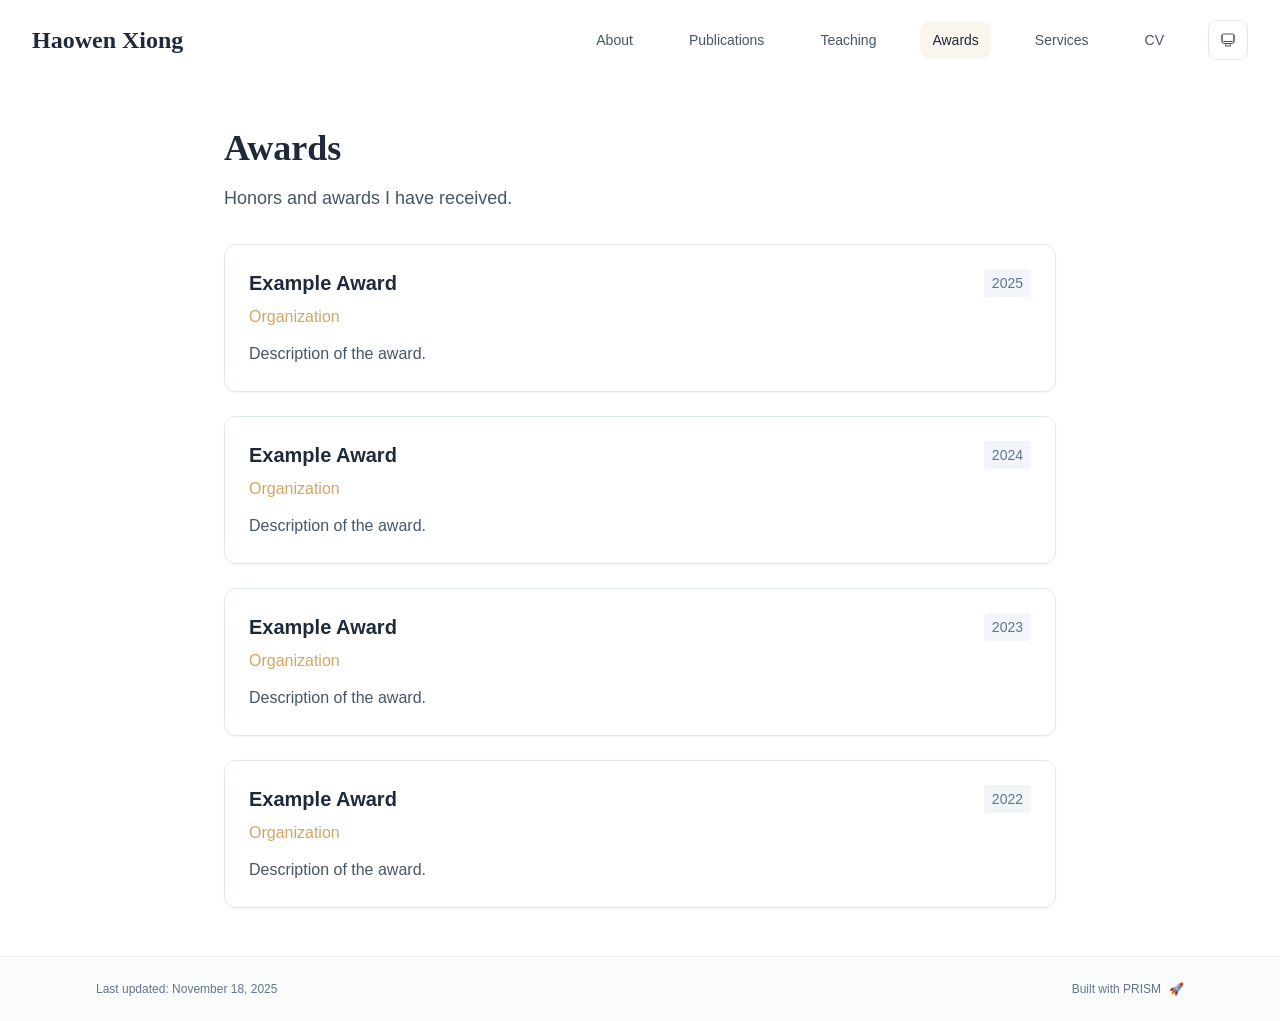
<file: awards/index.html>
<!DOCTYPE html><html lang="en" class="scroll-smooth"><head><meta charSet="utf-8"/><meta name="viewport" content="width=device-width, initial-scale=1"/><link rel="stylesheet" href="/_next/static/css/92b53c90e215dddf.css" data-precedence="next"/><link rel="preload" as="script" fetchPriority="low" href="/_next/static/chunks/webpack-679b75d1c4c2027c.js"/><script src="/_next/static/chunks/4bd1b696-70b6d399998de86a.js" async=""></script><script src="/_next/static/chunks/684-5aaa8290a129f299.js" async=""></script><script src="/_next/static/chunks/main-app-f77260fa3270a9c8.js" async=""></script><script src="/_next/static/chunks/17-9c04c9413a9f9f1f.js" async=""></script><script src="/_next/static/chunks/874-6cc630662f3664af.js" async=""></script><script src="/_next/static/chunks/862-15038af301665bb3.js" async=""></script><script src="/_next/static/chunks/app/layout-1b85ed342265c394.js" async=""></script><script src="/_next/static/chunks/178-595a94b9af1e67b5.js" async=""></script><script src="/_next/static/chunks/748-b0753eeaf12cb586.js" async=""></script><script src="/_next/static/chunks/app/%5Bslug%5D/page-4ed7afdf6d6afac8.js" async=""></script><link rel="icon" href="/favicon.svg" type="image/svg+xml"/><link rel="dns-prefetch" href="https://google-fonts.jialeliu.com"/><link rel="preconnect" href="https://google-fonts.jialeliu.com" crossorigin=""/><link rel="preload" as="style" href="https://google-fonts.jialeliu.com/css2?family=Inter:wght@300;400;500;600;700&amp;family=Crimson+Text:ital,wght@0,400;0,600;1,400&amp;display=swap"/><link rel="stylesheet" id="gfonts-css" href="https://google-fonts.jialeliu.com/css2?family=Inter:wght@300;400;500;600;700&amp;family=Crimson+Text:ital,wght@0,400;0,600;1,400&amp;display=swap" media="print"/><script>
              (function(){
                var l = document.getElementById('gfonts-css');
                if (!l) return;
                if (l.media !== 'all') {
                  l.addEventListener('load', function(){ try { l.media = 'all'; } catch(e){} });
                }
              })();
            </script><noscript><link rel="stylesheet" href="https://google-fonts.jialeliu.com/css2?family=Inter:wght@300;400;500;600;700&amp;family=Crimson+Text:ital,wght@0,400;0,600;1,400&amp;display=swap"/></noscript><script>
              try {
                const theme = localStorage.getItem('theme-storage');
                const parsed = theme ? JSON.parse(theme) : null;
                const setting = parsed?.state?.theme || 'system';
                const prefersDark = typeof window !== 'undefined' && window.matchMedia && window.matchMedia('(prefers-color-scheme: dark)').matches;
                const effective = setting === 'dark' ? 'dark' : (setting === 'light' ? 'light' : (prefersDark ? 'dark' : 'light'));
                var root = document.documentElement;
                root.classList.add(effective);
                root.setAttribute('data-theme', effective);
              } catch (e) {
                var root = document.documentElement;
                root.classList.add('light');
                root.setAttribute('data-theme', 'light');
              }
            </script><title>Awards | Haowen Xiong</title><meta name="description" content="Honors and awards I have received."/><meta name="author" content="Haowen Xiong"/><meta name="keywords" content="Haowen Xiong,PhD,Research,University of Example"/><meta name="creator" content="Haowen Xiong"/><meta name="publisher" content="Haowen Xiong"/><meta property="og:title" content="Haowen Xiong"/><meta property="og:description" content="PhD student at the University of Example."/><meta property="og:site_name" content="Haowen Xiong&#x27;s Academic Website"/><meta property="og:locale" content="en_US"/><meta property="og:type" content="website"/><meta name="twitter:card" content="summary"/><meta name="twitter:title" content="Haowen Xiong"/><meta name="twitter:description" content="PhD student at the University of Example."/><link rel="icon" href="/favicon.svg"/><script>document.querySelectorAll('body link[rel="icon"], body link[rel="apple-touch-icon"]').forEach(el => document.head.appendChild(el))</script><script src="/_next/static/chunks/polyfills-42372ed130431b0a.js" noModule=""></script></head><body class="font-sans antialiased"><div style="visibility:hidden"><nav class="fixed top-0 left-0 right-0 z-50" data-headlessui-state=""><div class="transition-all duration-300 ease-out bg-transparent" style="transform:translateY(-100px)"><div class="max-w-7xl mx-auto px-4 sm:px-6 lg:px-8"><div class="flex justify-between items-center h-16 lg:h-20"><div class="flex-shrink-0" tabindex="0"><a class="text-xl lg:text-2xl font-serif font-semibold text-primary hover:text-accent transition-colors duration-200" href="/">Haowen Xiong</a></div><div class="hidden lg:block"><div class="ml-10 flex items-center space-x-8"><div class="flex items-baseline space-x-8"><a class="relative px-3 py-2 text-sm font-medium transition-all duration-200 rounded hover:bg-accent/10 hover:shadow-sm text-neutral-600 hover:text-primary" href="/"><span class="relative z-10">About</span></a><a class="relative px-3 py-2 text-sm font-medium transition-all duration-200 rounded hover:bg-accent/10 hover:shadow-sm text-neutral-600 hover:text-primary" href="/publications/"><span class="relative z-10">Publications</span></a><a class="relative px-3 py-2 text-sm font-medium transition-all duration-200 rounded hover:bg-accent/10 hover:shadow-sm text-neutral-600 hover:text-primary" href="/teaching/"><span class="relative z-10">Teaching</span></a><a class="relative px-3 py-2 text-sm font-medium transition-all duration-200 rounded hover:bg-accent/10 hover:shadow-sm text-primary" href="/awards/"><span class="relative z-10">Awards</span><div class="absolute inset-0 bg-accent/10 rounded-lg"></div></a><a class="relative px-3 py-2 text-sm font-medium transition-all duration-200 rounded hover:bg-accent/10 hover:shadow-sm text-neutral-600 hover:text-primary" href="/services/"><span class="relative z-10">Services</span></a><a class="relative px-3 py-2 text-sm font-medium transition-all duration-200 rounded hover:bg-accent/10 hover:shadow-sm text-neutral-600 hover:text-primary" href="/cv/"><span class="relative z-10">CV</span></a></div><div class="flex items-center justify-center w-10 h-10 rounded-lg border border-neutral-200 dark:border-[rgba(148,163,184,0.24)] bg-background dark:bg-neutral-800"><div class="w-4 h-4 rounded-full bg-neutral-300 animate-pulse"></div></div></div></div><div class="lg:hidden flex items-center space-x-2"><div class="flex items-center justify-center w-10 h-10 rounded-lg border border-neutral-200 dark:border-[rgba(148,163,184,0.24)] bg-background dark:bg-neutral-800"><div class="w-4 h-4 rounded-full bg-neutral-300 animate-pulse"></div></div><button class="inline-flex items-center justify-center p-2 rounded-md text-neutral-600 hover:text-primary hover:bg-neutral-100 dark:hover:bg-neutral-800 focus:outline-none focus:ring-2 focus:ring-inset focus:ring-accent transition-colors duration-200" id="headlessui-disclosure-button-«R5pdb»" type="button" aria-expanded="false" data-headlessui-state=""><span class="sr-only">Open main menu</span><div><svg xmlns="http://www.w3.org/2000/svg" fill="none" viewBox="0 0 24 24" stroke-width="1.5" stroke="currentColor" aria-hidden="true" data-slot="icon" class="block h-6 w-6"><path stroke-linecap="round" stroke-linejoin="round" d="M3.75 6.75h16.5M3.75 12h16.5m-16.5 5.25h16.5"></path></svg></div></button></div></div></div></div></nav><main class="min-h-screen pt-16 lg:pt-20"><div class="max-w-4xl mx-auto px-4 sm:px-6 lg:px-8 py-12"><div style="opacity:0;transform:translateY(20px)"><div class="mb-8"><h1 class="text-4xl font-serif font-bold text-primary mb-4">Awards</h1><p class="text-lg text-neutral-600 dark:text-neutral-500 max-w-2xl">Honors and awards I have received.</p></div><div class="grid gap-6"><div class="bg-white dark:bg-neutral-900 p-6 rounded-xl shadow-sm border border-neutral-200 dark:border-neutral-800 hover:shadow-lg transition-all duration-200 hover:scale-[1.01]" style="opacity:0;transform:translateY(20px)"><div class="flex justify-between items-start mb-2"><h3 class="text-xl font-semibold text-primary">Example Award</h3><span class="text-sm text-neutral-500 font-medium bg-neutral-100 dark:bg-neutral-800 px-2 py-1 rounded">2025</span></div><p class="text-base text-accent font-medium mb-3">Organization</p><p class="text-base text-neutral-600 dark:text-neutral-500 leading-relaxed">Description of the award.</p></div><div class="bg-white dark:bg-neutral-900 p-6 rounded-xl shadow-sm border border-neutral-200 dark:border-neutral-800 hover:shadow-lg transition-all duration-200 hover:scale-[1.01]" style="opacity:0;transform:translateY(20px)"><div class="flex justify-between items-start mb-2"><h3 class="text-xl font-semibold text-primary">Example Award</h3><span class="text-sm text-neutral-500 font-medium bg-neutral-100 dark:bg-neutral-800 px-2 py-1 rounded">2024</span></div><p class="text-base text-accent font-medium mb-3">Organization</p><p class="text-base text-neutral-600 dark:text-neutral-500 leading-relaxed">Description of the award.</p></div><div class="bg-white dark:bg-neutral-900 p-6 rounded-xl shadow-sm border border-neutral-200 dark:border-neutral-800 hover:shadow-lg transition-all duration-200 hover:scale-[1.01]" style="opacity:0;transform:translateY(20px)"><div class="flex justify-between items-start mb-2"><h3 class="text-xl font-semibold text-primary">Example Award</h3><span class="text-sm text-neutral-500 font-medium bg-neutral-100 dark:bg-neutral-800 px-2 py-1 rounded">2023</span></div><p class="text-base text-accent font-medium mb-3">Organization</p><p class="text-base text-neutral-600 dark:text-neutral-500 leading-relaxed">Description of the award.</p></div><div class="bg-white dark:bg-neutral-900 p-6 rounded-xl shadow-sm border border-neutral-200 dark:border-neutral-800 hover:shadow-lg transition-all duration-200 hover:scale-[1.01]" style="opacity:0;transform:translateY(20px)"><div class="flex justify-between items-start mb-2"><h3 class="text-xl font-semibold text-primary">Example Award</h3><span class="text-sm text-neutral-500 font-medium bg-neutral-100 dark:bg-neutral-800 px-2 py-1 rounded">2022</span></div><p class="text-base text-accent font-medium mb-3">Organization</p><p class="text-base text-neutral-600 dark:text-neutral-500 leading-relaxed">Description of the award.</p></div></div></div></div><!--$--><!--/$--><!--$--><!--/$--></main><footer class="border-t border-neutral-200/50 bg-neutral-50/50 dark:bg-neutral-900/50 dark:border-neutral-700/50"><div class="max-w-6xl mx-auto px-4 sm:px-6 lg:px-8 py-6"><div class="flex flex-col sm:flex-row justify-between items-center gap-2"><p class="text-xs text-neutral-500">Last updated: <!-- -->November 18, 2025</p><p class="text-xs text-neutral-500 flex items-center"><a href="https://github.com/xyjoey/PRISM" target="_blank" rel="noopener noreferrer">Built with PRISM</a><span class="ml-2">🚀</span></p></div></div></footer></div><script src="/_next/static/chunks/webpack-679b75d1c4c2027c.js" async=""></script><script>(self.__next_f=self.__next_f||[]).push([0])</script><script>self.__next_f.push([1,"1:\"$Sreact.fragment\"\n2:I[3719,[\"17\",\"static/chunks/17-9c04c9413a9f9f1f.js\",\"874\",\"static/chunks/874-6cc630662f3664af.js\",\"862\",\"static/chunks/862-15038af301665bb3.js\",\"177\",\"static/chunks/app/layout-1b85ed342265c394.js\"],\"ThemeProvider\"]\n3:I[768,[\"17\",\"static/chunks/17-9c04c9413a9f9f1f.js\",\"874\",\"static/chunks/874-6cc630662f3664af.js\",\"862\",\"static/chunks/862-15038af301665bb3.js\",\"177\",\"static/chunks/app/layout-1b85ed342265c394.js\"],\"default\"]\n4:I[7555,[],\"\"]\n5:I[1295,[],\"\"]\n6:I[2548,[\"17\",\"static/chunks/17-9c04c9413a9f9f1f.js\",\"874\",\"static/chunks/874-6cc630662f3664af.js\",\"862\",\"static/chunks/862-15038af301665bb3.js\",\"177\",\"static/chunks/app/layout-1b85ed342265c394.js\"],\"default\"]\n8:I[9665,[],\"MetadataBoundary\"]\na:I[9665,[],\"OutletBoundary\"]\nd:I[4911,[],\"AsyncMetadataOutlet\"]\nf:I[9665,[],\"ViewportBoundary\"]\n11:I[6614,[],\"\"]\n:HL[\"/_next/static/css/92b53c90e215dddf.css\",\"style\"]\n"])</script><script>self.__next_f.push([1,"0:{\"P\":null,\"b\":\"OfKI8vn_P5P7YzeO_XVMU\",\"p\":\"\",\"c\":[\"\",\"awards\",\"\"],\"i\":false,\"f\":[[[\"\",{\"children\":[[\"slug\",\"awards\",\"d\"],{\"children\":[\"__PAGE__\",{}]}]},\"$undefined\",\"$undefined\",true],[\"\",[\"$\",\"$1\",\"c\",{\"children\":[[[\"$\",\"link\",\"0\",{\"rel\":\"stylesheet\",\"href\":\"/_next/static/css/92b53c90e215dddf.css\",\"precedence\":\"next\",\"crossOrigin\":\"$undefined\",\"nonce\":\"$undefined\"}]],[\"$\",\"html\",null,{\"lang\":\"en\",\"className\":\"scroll-smooth\",\"suppressHydrationWarning\":true,\"children\":[[\"$\",\"head\",null,{\"children\":[[\"$\",\"link\",null,{\"rel\":\"icon\",\"href\":\"/favicon.svg\",\"type\":\"image/svg+xml\"}],[\"$\",\"link\",null,{\"rel\":\"dns-prefetch\",\"href\":\"https://google-fonts.jialeliu.com\"}],[\"$\",\"link\",null,{\"rel\":\"preconnect\",\"href\":\"https://google-fonts.jialeliu.com\",\"crossOrigin\":\"\"}],[\"$\",\"link\",null,{\"rel\":\"preload\",\"as\":\"style\",\"href\":\"https://google-fonts.jialeliu.com/css2?family=Inter:wght@300;400;500;600;700\u0026family=Crimson+Text:ital,wght@0,400;0,600;1,400\u0026display=swap\"}],[\"$\",\"link\",null,{\"rel\":\"stylesheet\",\"id\":\"gfonts-css\",\"href\":\"https://google-fonts.jialeliu.com/css2?family=Inter:wght@300;400;500;600;700\u0026family=Crimson+Text:ital,wght@0,400;0,600;1,400\u0026display=swap\",\"media\":\"print\"}],[\"$\",\"script\",null,{\"dangerouslySetInnerHTML\":{\"__html\":\"\\n              (function(){\\n                var l = document.getElementById('gfonts-css');\\n                if (!l) return;\\n                if (l.media !== 'all') {\\n                  l.addEventListener('load', function(){ try { l.media = 'all'; } catch(e){} });\\n                }\\n              })();\\n            \"}}],[\"$\",\"noscript\",null,{\"children\":[\"$\",\"link\",null,{\"rel\":\"stylesheet\",\"href\":\"https://google-fonts.jialeliu.com/css2?family=Inter:wght@300;400;500;600;700\u0026family=Crimson+Text:ital,wght@0,400;0,600;1,400\u0026display=swap\"}]}],[\"$\",\"script\",null,{\"dangerouslySetInnerHTML\":{\"__html\":\"\\n              try {\\n                const theme = localStorage.getItem('theme-storage');\\n                const parsed = theme ? JSON.parse(theme) : null;\\n                const setting = parsed?.state?.theme || 'system';\\n                const prefersDark = typeof window !== 'undefined' \u0026\u0026 window.matchMedia \u0026\u0026 window.matchMedia('(prefers-color-scheme: dark)').matches;\\n                const effective = setting === 'dark' ? 'dark' : (setting === 'light' ? 'light' : (prefersDark ? 'dark' : 'light'));\\n                var root = document.documentElement;\\n                root.classList.add(effective);\\n                root.setAttribute('data-theme', effective);\\n              } catch (e) {\\n                var root = document.documentElement;\\n                root.classList.add('light');\\n                root.setAttribute('data-theme', 'light');\\n              }\\n            \"}}]]}],[\"$\",\"body\",null,{\"className\":\"font-sans antialiased\",\"children\":[\"$\",\"$L2\",null,{\"children\":[[\"$\",\"$L3\",null,{\"items\":[{\"title\":\"About\",\"type\":\"page\",\"target\":\"about\",\"href\":\"/\"},{\"title\":\"Publications\",\"type\":\"page\",\"target\":\"publications\",\"href\":\"/publications\"},{\"title\":\"Teaching\",\"type\":\"page\",\"target\":\"teaching\",\"href\":\"/teaching\"},{\"title\":\"Awards\",\"type\":\"page\",\"target\":\"awards\",\"href\":\"/awards\"},{\"title\":\"Services\",\"type\":\"page\",\"target\":\"services\",\"href\":\"/services\"},{\"title\":\"CV\",\"type\":\"page\",\"target\":\"cv\",\"href\":\"/cv\"}],\"siteTitle\":\"Haowen Xiong\",\"enableOnePageMode\":false}],[\"$\",\"main\",null,{\"className\":\"min-h-screen pt-16 lg:pt-20\",\"children\":[\"$\",\"$L4\",null,{\"parallelRouterKey\":\"children\",\"error\":\"$undefined\",\"errorStyles\":\"$undefined\",\"errorScripts\":\"$undefined\",\"template\":[\"$\",\"$L5\",null,{}],\"templateStyles\":\"$undefined\",\"templateScripts\":\"$undefined\",\"notFound\":[[[\"$\",\"title\",null,{\"children\":\"404: This page could not be found.\"}],[\"$\",\"div\",null,{\"style\":{\"fontFamily\":\"system-ui,\\\"Segoe UI\\\",Roboto,Helvetica,Arial,sans-serif,\\\"Apple Color Emoji\\\",\\\"Segoe UI Emoji\\\"\",\"height\":\"100vh\",\"textAlign\":\"center\",\"display\":\"flex\",\"flexDirection\":\"column\",\"alignItems\":\"center\",\"justifyContent\":\"center\"},\"children\":[\"$\",\"div\",null,{\"children\":[[\"$\",\"style\",null,{\"dangerouslySetInnerHTML\":{\"__html\":\"body{color:#000;background:#fff;margin:0}.next-error-h1{border-right:1px solid rgba(0,0,0,.3)}@media (prefers-color-scheme:dark){body{color:#fff;background:#000}.next-error-h1{border-right:1px solid rgba(255,255,255,.3)}}\"}}],[\"$\",\"h1\",null,{\"className\":\"next-error-h1\",\"style\":{\"display\":\"inline-block\",\"margin\":\"0 20px 0 0\",\"padding\":\"0 23px 0 0\",\"fontSize\":24,\"fontWeight\":500,\"verticalAlign\":\"top\",\"lineHeight\":\"49px\"},\"children\":404}],[\"$\",\"div\",null,{\"style\":{\"display\":\"inline-block\"},\"children\":[\"$\",\"h2\",null,{\"style\":{\"fontSize\":14,\"fontWeight\":400,\"lineHeight\":\"49px\",\"margin\":0},\"children\":\"This page could not be found.\"}]}]]}]}]],[]],\"forbidden\":\"$undefined\",\"unauthorized\":\"$undefined\"}]}],[\"$\",\"$L6\",null,{\"lastUpdated\":\"November 18, 2025\"}]]}]}]]}]]}],{\"children\":[[\"slug\",\"awards\",\"d\"],[\"$\",\"$1\",\"c\",{\"children\":[null,[\"$\",\"$L4\",null,{\"parallelRouterKey\":\"children\",\"error\":\"$undefined\",\"errorStyles\":\"$undefined\",\"errorScripts\":\"$undefined\",\"template\":[\"$\",\"$L5\",null,{}],\"templateStyles\":\"$undefined\",\"templateScripts\":\"$undefined\",\"notFound\":\"$undefined\",\"forbidden\":\"$undefined\",\"unauthorized\":\"$undefined\"}]]}],{\"children\":[\"__PAGE__\",[\"$\",\"$1\",\"c\",{\"children\":[\"$L7\",[\"$\",\"$L8\",null,{\"children\":\"$L9\"}],null,[\"$\",\"$La\",null,{\"children\":[\"$Lb\",\"$Lc\",[\"$\",\"$Ld\",null,{\"promise\":\"$@e\"}]]}]]}],{},null,false]},null,false]},null,false],[\"$\",\"$1\",\"h\",{\"children\":[null,[\"$\",\"$1\",\"39q-RUMWz-uvCwN2FMFlz\",{\"children\":[[\"$\",\"$Lf\",null,{\"children\":\"$L10\"}],null]}],null]}],false]],\"m\":\"$undefined\",\"G\":[\"$11\",\"$undefined\"],\"s\":false,\"S\":true}\n"])</script><script>self.__next_f.push([1,"12:\"$Sreact.suspense\"\n13:I[4911,[],\"AsyncMetadata\"]\n15:I[3684,[\"17\",\"static/chunks/17-9c04c9413a9f9f1f.js\",\"178\",\"static/chunks/178-595a94b9af1e67b5.js\",\"748\",\"static/chunks/748-b0753eeaf12cb586.js\",\"182\",\"static/chunks/app/%5Bslug%5D/page-4ed7afdf6d6afac8.js\"],\"default\"]\n9:[\"$\",\"$12\",null,{\"fallback\":null,\"children\":[\"$\",\"$L13\",null,{\"promise\":\"$@14\"}]}]\n7:[\"$\",\"div\",null,{\"className\":\"max-w-4xl mx-auto px-4 sm:px-6 lg:px-8 py-12\",\"children\":[false,false,[\"$\",\"$L15\",null,{\"config\":{\"type\":\"card\",\"title\":\"Awards\",\"description\":\"Honors and awards I have received.\",\"items\":[{\"title\":\"Example Award\",\"subtitle\":\"Organization\",\"date\":\"2025\",\"content\":\"Description of the award.\"},{\"title\":\"Example Award\",\"subtitle\":\"Organization\",\"date\":\"2024\",\"content\":\"Description of the award.\"},{\"title\":\"Example Award\",\"subtitle\":\"Organization\",\"date\":\"2023\",\"content\":\"Description of the award.\"},{\"title\":\"Example Award\",\"subtitle\":\"Organization\",\"date\":\"2022\",\"content\":\"Description of the award.\"}]}}]]}]\n"])</script><script>self.__next_f.push([1,"c:null\n"])</script><script>self.__next_f.push([1,"10:[[\"$\",\"meta\",\"0\",{\"charSet\":\"utf-8\"}],[\"$\",\"meta\",\"1\",{\"name\":\"viewport\",\"content\":\"width=device-width, initial-scale=1\"}]]\nb:null\n"])</script><script>self.__next_f.push([1,"14:{\"metadata\":[[\"$\",\"title\",\"0\",{\"children\":\"Awards | Haowen Xiong\"}],[\"$\",\"meta\",\"1\",{\"name\":\"description\",\"content\":\"Honors and awards I have received.\"}],[\"$\",\"meta\",\"2\",{\"name\":\"author\",\"content\":\"Haowen Xiong\"}],[\"$\",\"meta\",\"3\",{\"name\":\"keywords\",\"content\":\"Haowen Xiong,PhD,Research,University of Example\"}],[\"$\",\"meta\",\"4\",{\"name\":\"creator\",\"content\":\"Haowen Xiong\"}],[\"$\",\"meta\",\"5\",{\"name\":\"publisher\",\"content\":\"Haowen Xiong\"}],[\"$\",\"meta\",\"6\",{\"property\":\"og:title\",\"content\":\"Haowen Xiong\"}],[\"$\",\"meta\",\"7\",{\"property\":\"og:description\",\"content\":\"PhD student at the University of Example.\"}],[\"$\",\"meta\",\"8\",{\"property\":\"og:site_name\",\"content\":\"Haowen Xiong's Academic Website\"}],[\"$\",\"meta\",\"9\",{\"property\":\"og:locale\",\"content\":\"en_US\"}],[\"$\",\"meta\",\"10\",{\"property\":\"og:type\",\"content\":\"website\"}],[\"$\",\"meta\",\"11\",{\"name\":\"twitter:card\",\"content\":\"summary\"}],[\"$\",\"meta\",\"12\",{\"name\":\"twitter:title\",\"content\":\"Haowen Xiong\"}],[\"$\",\"meta\",\"13\",{\"name\":\"twitter:description\",\"content\":\"PhD student at the University of Example.\"}],[\"$\",\"link\",\"14\",{\"rel\":\"icon\",\"href\":\"/favicon.svg\"}]],\"error\":null,\"digest\":\"$undefined\"}\ne:{\"metadata\":\"$14:metadata\",\"error\":null,\"digest\":\"$undefined\"}\n"])</script></body></html>
</file>
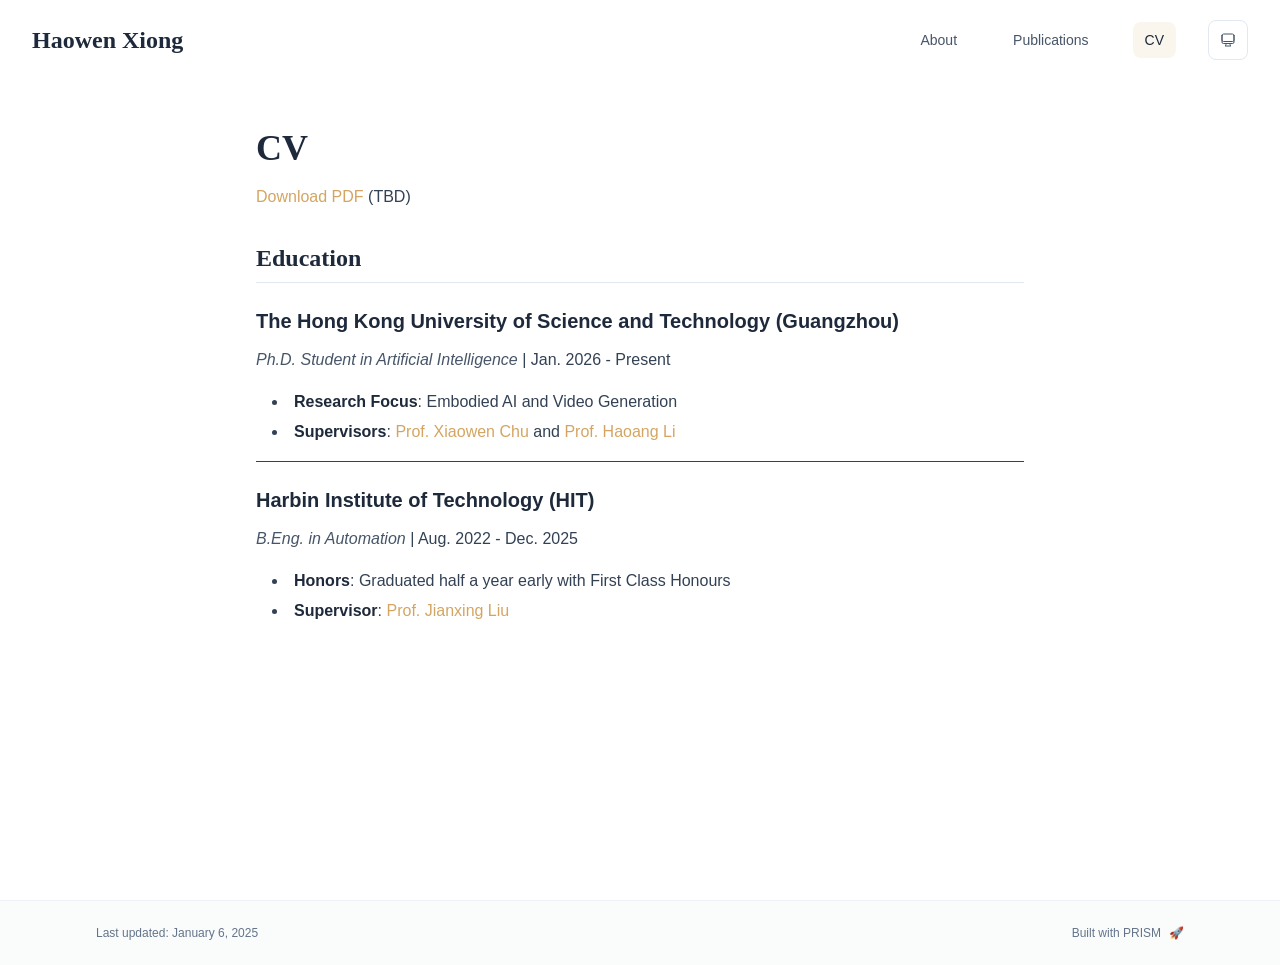
<file: cv/index.html>
<!DOCTYPE html><html lang="en" class="scroll-smooth"><head><meta charSet="utf-8"/><meta name="viewport" content="width=device-width, initial-scale=1"/><link rel="stylesheet" href="/_next/static/css/910c7e06a9effa03.css" data-precedence="next"/><link rel="preload" as="script" fetchPriority="low" href="/_next/static/chunks/webpack-679b75d1c4c2027c.js"/><script src="/_next/static/chunks/4bd1b696-70b6d399998de86a.js" async=""></script><script src="/_next/static/chunks/684-5aaa8290a129f299.js" async=""></script><script src="/_next/static/chunks/main-app-0c2a0c69bf910167.js" async=""></script><script src="/_next/static/chunks/17-9c04c9413a9f9f1f.js" async=""></script><script src="/_next/static/chunks/874-6cc630662f3664af.js" async=""></script><script src="/_next/static/chunks/862-15038af301665bb3.js" async=""></script><script src="/_next/static/chunks/app/layout-f8a44bde334432b7.js" async=""></script><script src="/_next/static/chunks/178-595a94b9af1e67b5.js" async=""></script><script src="/_next/static/chunks/748-b0753eeaf12cb586.js" async=""></script><script src="/_next/static/chunks/app/%5Bslug%5D/page-a2706935942605ca.js" async=""></script><link rel="icon" href="/favicon.svg" type="image/svg+xml"/><link rel="dns-prefetch" href="https://google-fonts.jialeliu.com"/><link rel="preconnect" href="https://google-fonts.jialeliu.com" crossorigin=""/><link rel="preload" as="style" href="https://google-fonts.jialeliu.com/css2?family=Inter:wght@300;400;500;600;700&amp;family=Crimson+Text:ital,wght@0,400;0,600;1,400&amp;display=swap"/><link rel="stylesheet" id="gfonts-css" href="https://google-fonts.jialeliu.com/css2?family=Inter:wght@300;400;500;600;700&amp;family=Crimson+Text:ital,wght@0,400;0,600;1,400&amp;display=swap" media="print"/><script>
              (function(){
                var l = document.getElementById('gfonts-css');
                if (!l) return;
                if (l.media !== 'all') {
                  l.addEventListener('load', function(){ try { l.media = 'all'; } catch(e){} });
                }
              })();
            </script><noscript><link rel="stylesheet" href="https://google-fonts.jialeliu.com/css2?family=Inter:wght@300;400;500;600;700&amp;family=Crimson+Text:ital,wght@0,400;0,600;1,400&amp;display=swap"/></noscript><script>
              try {
                const theme = localStorage.getItem('theme-storage');
                const parsed = theme ? JSON.parse(theme) : null;
                const setting = parsed?.state?.theme || 'system';
                const prefersDark = typeof window !== 'undefined' && window.matchMedia && window.matchMedia('(prefers-color-scheme: dark)').matches;
                const effective = setting === 'dark' ? 'dark' : (setting === 'light' ? 'light' : (prefersDark ? 'dark' : 'light'));
                var root = document.documentElement;
                root.classList.add(effective);
                root.setAttribute('data-theme', effective);
              } catch (e) {
                var root = document.documentElement;
                root.classList.add('light');
                root.setAttribute('data-theme', 'light');
              }
            </script><title>CV | Haowen Xiong</title><meta name="author" content="Haowen Xiong"/><meta name="keywords" content="Haowen Xiong,PhD,Research,The Hong Kong University of Science and Technology (Guangzhou)"/><meta name="creator" content="Haowen Xiong"/><meta name="publisher" content="Haowen Xiong"/><meta property="og:title" content="Haowen Xiong"/><meta property="og:description" content="PhD student at the Hong Kong University of Science and Technology (Guangzhou)."/><meta property="og:site_name" content="Haowen Xiong&#x27;s Academic Website"/><meta property="og:locale" content="en_US"/><meta property="og:type" content="website"/><meta name="twitter:card" content="summary"/><meta name="twitter:title" content="Haowen Xiong"/><meta name="twitter:description" content="PhD student at the Hong Kong University of Science and Technology (Guangzhou)."/><link rel="icon" href="/favicon.svg"/><script>document.querySelectorAll('body link[rel="icon"], body link[rel="apple-touch-icon"]').forEach(el => document.head.appendChild(el))</script><script src="/_next/static/chunks/polyfills-42372ed130431b0a.js" noModule=""></script></head><body class="font-sans antialiased"><div style="visibility:hidden"><nav class="fixed top-0 left-0 right-0 z-50" data-headlessui-state=""><div class="transition-all duration-300 ease-out bg-transparent" style="transform:translateY(-100px)"><div class="max-w-7xl mx-auto px-4 sm:px-6 lg:px-8"><div class="flex justify-between items-center h-16 lg:h-20"><div class="flex-shrink-0" tabindex="0"><a class="text-xl lg:text-2xl font-serif font-semibold text-primary hover:text-accent transition-colors duration-200" href="/">Haowen Xiong</a></div><div class="hidden lg:block"><div class="ml-10 flex items-center space-x-8"><div class="flex items-baseline space-x-8"><a class="relative px-3 py-2 text-sm font-medium transition-all duration-200 rounded hover:bg-accent/10 hover:shadow-sm text-neutral-600 hover:text-primary" href="/"><span class="relative z-10">About</span></a><a class="relative px-3 py-2 text-sm font-medium transition-all duration-200 rounded hover:bg-accent/10 hover:shadow-sm text-neutral-600 hover:text-primary" href="/publications/"><span class="relative z-10">Publications</span></a><a class="relative px-3 py-2 text-sm font-medium transition-all duration-200 rounded hover:bg-accent/10 hover:shadow-sm text-primary" href="/cv/"><span class="relative z-10">CV</span><div class="absolute inset-0 bg-accent/10 rounded-lg"></div></a></div><div class="flex items-center justify-center w-10 h-10 rounded-lg border border-neutral-200 dark:border-[rgba(148,163,184,0.24)] bg-background dark:bg-neutral-800"><div class="w-4 h-4 rounded-full bg-neutral-300 animate-pulse"></div></div></div></div><div class="lg:hidden flex items-center space-x-2"><div class="flex items-center justify-center w-10 h-10 rounded-lg border border-neutral-200 dark:border-[rgba(148,163,184,0.24)] bg-background dark:bg-neutral-800"><div class="w-4 h-4 rounded-full bg-neutral-300 animate-pulse"></div></div><button class="inline-flex items-center justify-center p-2 rounded-md text-neutral-600 hover:text-primary hover:bg-neutral-100 dark:hover:bg-neutral-800 focus:outline-none focus:ring-2 focus:ring-inset focus:ring-accent transition-colors duration-200" id="headlessui-disclosure-button-«R5pdb»" type="button" aria-expanded="false" data-headlessui-state=""><span class="sr-only">Open main menu</span><div><svg xmlns="http://www.w3.org/2000/svg" fill="none" viewBox="0 0 24 24" stroke-width="1.5" stroke="currentColor" aria-hidden="true" data-slot="icon" class="block h-6 w-6"><path stroke-linecap="round" stroke-linejoin="round" d="M3.75 6.75h16.5M3.75 12h16.5m-16.5 5.25h16.5"></path></svg></div></button></div></div></div></div></nav><main class="min-h-screen pt-16 lg:pt-20"><div class="max-w-4xl mx-auto px-4 sm:px-6 lg:px-8 py-12"><div class="max-w-3xl mx-auto" style="opacity:0;transform:translateY(20px)"><h1 class="text-4xl font-serif font-bold text-primary mb-4">CV</h1><div class="text-neutral-700 dark:text-neutral-600 leading-relaxed"><p class="mb-4 last:mb-0"><a href="/assets/pdf/cv.pdf" node="[object Object]" target="_blank" rel="noopener noreferrer" class="text-accent font-medium hover:underline transition-colors">Download PDF</a> (TBD)</p>
<h2 class="text-2xl font-serif font-bold text-primary mt-8 mb-4 border-b border-neutral-200 dark:border-neutral-800 pb-2">Education</h2>
<h3 class="text-xl font-semibold text-primary mt-6 mb-3">The Hong Kong University of Science and Technology (Guangzhou)</h3>
<p class="mb-4 last:mb-0"><em class="italic text-neutral-600 dark:text-neutral-500">Ph.D. Student in Artificial Intelligence</em> | Jan. 2026 - Present</p>
<ul class="list-disc list-inside mb-4 space-y-1 ml-4">
<li class="mb-1"><strong class="font-semibold text-primary">Research Focus</strong>: Embodied AI and Video Generation</li>
<li class="mb-1"><strong class="font-semibold text-primary">Supervisors</strong>: <a href="https://sites.google.com/view/chuxiaowen/" node="[object Object]" target="_blank" rel="noopener noreferrer" class="text-accent font-medium hover:underline transition-colors">Prof. Xiaowen Chu</a> and <a href="https://facultyprofiles.hkust-gz.edu.cn/faculty-personal-page/LI-Haoang/haoangli" node="[object Object]" target="_blank" rel="noopener noreferrer" class="text-accent font-medium hover:underline transition-colors">Prof. Haoang Li</a></li>
</ul>
<hr/>
<h3 class="text-xl font-semibold text-primary mt-6 mb-3">Harbin Institute of Technology (HIT)</h3>
<p class="mb-4 last:mb-0"><em class="italic text-neutral-600 dark:text-neutral-500">B.Eng. in Automation</em> | Aug. 2022 - Dec. 2025</p>
<ul class="list-disc list-inside mb-4 space-y-1 ml-4">
<li class="mb-1"><strong class="font-semibold text-primary">Honors</strong>: Graduated half a year early with First Class Honours</li>
<li class="mb-1"><strong class="font-semibold text-primary">Supervisor</strong>: <a href="https://homepage.hit.edu.cn/jianxingliu?lang=en" node="[object Object]" target="_blank" rel="noopener noreferrer" class="text-accent font-medium hover:underline transition-colors">Prof. Jianxing Liu</a></li>
</ul></div></div></div><!--$--><!--/$--><!--$--><!--/$--></main><footer class="border-t border-neutral-200/50 bg-neutral-50/50 dark:bg-neutral-900/50 dark:border-neutral-700/50"><div class="max-w-6xl mx-auto px-4 sm:px-6 lg:px-8 py-6"><div class="flex flex-col sm:flex-row justify-between items-center gap-2"><p class="text-xs text-neutral-500">Last updated: <!-- -->January 6, 2025</p><p class="text-xs text-neutral-500 flex items-center"><a href="https://github.com/xyjoey/PRISM" target="_blank" rel="noopener noreferrer">Built with PRISM</a><span class="ml-2">🚀</span></p></div></div></footer></div><script src="/_next/static/chunks/webpack-679b75d1c4c2027c.js" async=""></script><script>(self.__next_f=self.__next_f||[]).push([0])</script><script>self.__next_f.push([1,"1:\"$Sreact.fragment\"\n2:I[3719,[\"17\",\"static/chunks/17-9c04c9413a9f9f1f.js\",\"874\",\"static/chunks/874-6cc630662f3664af.js\",\"862\",\"static/chunks/862-15038af301665bb3.js\",\"177\",\"static/chunks/app/layout-f8a44bde334432b7.js\"],\"ThemeProvider\"]\n3:I[768,[\"17\",\"static/chunks/17-9c04c9413a9f9f1f.js\",\"874\",\"static/chunks/874-6cc630662f3664af.js\",\"862\",\"static/chunks/862-15038af301665bb3.js\",\"177\",\"static/chunks/app/layout-f8a44bde334432b7.js\"],\"default\"]\n4:I[7555,[],\"\"]\n5:I[1295,[],\"\"]\n6:I[2548,[\"17\",\"static/chunks/17-9c04c9413a9f9f1f.js\",\"874\",\"static/chunks/874-6cc630662f3664af.js\",\"862\",\"static/chunks/862-15038af301665bb3.js\",\"177\",\"static/chunks/app/layout-f8a44bde334432b7.js\"],\"default\"]\n8:I[9665,[],\"MetadataBoundary\"]\na:I[9665,[],\"OutletBoundary\"]\nd:I[4911,[],\"AsyncMetadataOutlet\"]\nf:I[9665,[],\"ViewportBoundary\"]\n11:I[6614,[],\"\"]\n:HL[\"/_next/static/css/910c7e06a9effa03.css\",\"style\"]\n"])</script><script>self.__next_f.push([1,"0:{\"P\":null,\"b\":\"uPj8U7TbGAnmAZ88v5WYT\",\"p\":\"\",\"c\":[\"\",\"cv\",\"\"],\"i\":false,\"f\":[[[\"\",{\"children\":[[\"slug\",\"cv\",\"d\"],{\"children\":[\"__PAGE__\",{}]}]},\"$undefined\",\"$undefined\",true],[\"\",[\"$\",\"$1\",\"c\",{\"children\":[[[\"$\",\"link\",\"0\",{\"rel\":\"stylesheet\",\"href\":\"/_next/static/css/910c7e06a9effa03.css\",\"precedence\":\"next\",\"crossOrigin\":\"$undefined\",\"nonce\":\"$undefined\"}]],[\"$\",\"html\",null,{\"lang\":\"en\",\"className\":\"scroll-smooth\",\"suppressHydrationWarning\":true,\"children\":[[\"$\",\"head\",null,{\"children\":[[\"$\",\"link\",null,{\"rel\":\"icon\",\"href\":\"/favicon.svg\",\"type\":\"image/svg+xml\"}],[\"$\",\"link\",null,{\"rel\":\"dns-prefetch\",\"href\":\"https://google-fonts.jialeliu.com\"}],[\"$\",\"link\",null,{\"rel\":\"preconnect\",\"href\":\"https://google-fonts.jialeliu.com\",\"crossOrigin\":\"\"}],[\"$\",\"link\",null,{\"rel\":\"preload\",\"as\":\"style\",\"href\":\"https://google-fonts.jialeliu.com/css2?family=Inter:wght@300;400;500;600;700\u0026family=Crimson+Text:ital,wght@0,400;0,600;1,400\u0026display=swap\"}],[\"$\",\"link\",null,{\"rel\":\"stylesheet\",\"id\":\"gfonts-css\",\"href\":\"https://google-fonts.jialeliu.com/css2?family=Inter:wght@300;400;500;600;700\u0026family=Crimson+Text:ital,wght@0,400;0,600;1,400\u0026display=swap\",\"media\":\"print\"}],[\"$\",\"script\",null,{\"dangerouslySetInnerHTML\":{\"__html\":\"\\n              (function(){\\n                var l = document.getElementById('gfonts-css');\\n                if (!l) return;\\n                if (l.media !== 'all') {\\n                  l.addEventListener('load', function(){ try { l.media = 'all'; } catch(e){} });\\n                }\\n              })();\\n            \"}}],[\"$\",\"noscript\",null,{\"children\":[\"$\",\"link\",null,{\"rel\":\"stylesheet\",\"href\":\"https://google-fonts.jialeliu.com/css2?family=Inter:wght@300;400;500;600;700\u0026family=Crimson+Text:ital,wght@0,400;0,600;1,400\u0026display=swap\"}]}],[\"$\",\"script\",null,{\"dangerouslySetInnerHTML\":{\"__html\":\"\\n              try {\\n                const theme = localStorage.getItem('theme-storage');\\n                const parsed = theme ? JSON.parse(theme) : null;\\n                const setting = parsed?.state?.theme || 'system';\\n                const prefersDark = typeof window !== 'undefined' \u0026\u0026 window.matchMedia \u0026\u0026 window.matchMedia('(prefers-color-scheme: dark)').matches;\\n                const effective = setting === 'dark' ? 'dark' : (setting === 'light' ? 'light' : (prefersDark ? 'dark' : 'light'));\\n                var root = document.documentElement;\\n                root.classList.add(effective);\\n                root.setAttribute('data-theme', effective);\\n              } catch (e) {\\n                var root = document.documentElement;\\n                root.classList.add('light');\\n                root.setAttribute('data-theme', 'light');\\n              }\\n            \"}}]]}],[\"$\",\"body\",null,{\"className\":\"font-sans antialiased\",\"children\":[\"$\",\"$L2\",null,{\"children\":[[\"$\",\"$L3\",null,{\"items\":[{\"title\":\"About\",\"type\":\"page\",\"target\":\"about\",\"href\":\"/\"},{\"title\":\"Publications\",\"type\":\"page\",\"target\":\"publications\",\"href\":\"/publications\"},{\"title\":\"CV\",\"type\":\"page\",\"target\":\"cv\",\"href\":\"/cv\"}],\"siteTitle\":\"Haowen Xiong\",\"enableOnePageMode\":false}],[\"$\",\"main\",null,{\"className\":\"min-h-screen pt-16 lg:pt-20\",\"children\":[\"$\",\"$L4\",null,{\"parallelRouterKey\":\"children\",\"error\":\"$undefined\",\"errorStyles\":\"$undefined\",\"errorScripts\":\"$undefined\",\"template\":[\"$\",\"$L5\",null,{}],\"templateStyles\":\"$undefined\",\"templateScripts\":\"$undefined\",\"notFound\":[[[\"$\",\"title\",null,{\"children\":\"404: This page could not be found.\"}],[\"$\",\"div\",null,{\"style\":{\"fontFamily\":\"system-ui,\\\"Segoe UI\\\",Roboto,Helvetica,Arial,sans-serif,\\\"Apple Color Emoji\\\",\\\"Segoe UI Emoji\\\"\",\"height\":\"100vh\",\"textAlign\":\"center\",\"display\":\"flex\",\"flexDirection\":\"column\",\"alignItems\":\"center\",\"justifyContent\":\"center\"},\"children\":[\"$\",\"div\",null,{\"children\":[[\"$\",\"style\",null,{\"dangerouslySetInnerHTML\":{\"__html\":\"body{color:#000;background:#fff;margin:0}.next-error-h1{border-right:1px solid rgba(0,0,0,.3)}@media (prefers-color-scheme:dark){body{color:#fff;background:#000}.next-error-h1{border-right:1px solid rgba(255,255,255,.3)}}\"}}],[\"$\",\"h1\",null,{\"className\":\"next-error-h1\",\"style\":{\"display\":\"inline-block\",\"margin\":\"0 20px 0 0\",\"padding\":\"0 23px 0 0\",\"fontSize\":24,\"fontWeight\":500,\"verticalAlign\":\"top\",\"lineHeight\":\"49px\"},\"children\":404}],[\"$\",\"div\",null,{\"style\":{\"display\":\"inline-block\"},\"children\":[\"$\",\"h2\",null,{\"style\":{\"fontSize\":14,\"fontWeight\":400,\"lineHeight\":\"49px\",\"margin\":0},\"children\":\"This page could not be found.\"}]}]]}]}]],[]],\"forbidden\":\"$undefined\",\"unauthorized\":\"$undefined\"}]}],[\"$\",\"$L6\",null,{\"lastUpdated\":\"January 6, 2025\"}]]}]}]]}]]}],{\"children\":[[\"slug\",\"cv\",\"d\"],[\"$\",\"$1\",\"c\",{\"children\":[null,[\"$\",\"$L4\",null,{\"parallelRouterKey\":\"children\",\"error\":\"$undefined\",\"errorStyles\":\"$undefined\",\"errorScripts\":\"$undefined\",\"template\":[\"$\",\"$L5\",null,{}],\"templateStyles\":\"$undefined\",\"templateScripts\":\"$undefined\",\"notFound\":\"$undefined\",\"forbidden\":\"$undefined\",\"unauthorized\":\"$undefined\"}]]}],{\"children\":[\"__PAGE__\",[\"$\",\"$1\",\"c\",{\"children\":[\"$L7\",[\"$\",\"$L8\",null,{\"children\":\"$L9\"}],null,[\"$\",\"$La\",null,{\"children\":[\"$Lb\",\"$Lc\",[\"$\",\"$Ld\",null,{\"promise\":\"$@e\"}]]}]]}],{},null,false]},null,false]},null,false],[\"$\",\"$1\",\"h\",{\"children\":[null,[\"$\",\"$1\",\"qOKSlbR-zOCmMys_fLNDp\",{\"children\":[[\"$\",\"$Lf\",null,{\"children\":\"$L10\"}],null]}],null]}],false]],\"m\":\"$undefined\",\"G\":[\"$11\",\"$undefined\"],\"s\":false,\"S\":true}\n"])</script><script>self.__next_f.push([1,"12:\"$Sreact.suspense\"\n13:I[4911,[],\"AsyncMetadata\"]\n15:I[4059,[\"17\",\"static/chunks/17-9c04c9413a9f9f1f.js\",\"178\",\"static/chunks/178-595a94b9af1e67b5.js\",\"748\",\"static/chunks/748-b0753eeaf12cb586.js\",\"182\",\"static/chunks/app/%5Bslug%5D/page-a2706935942605ca.js\"],\"default\"]\n9:[\"$\",\"$12\",null,{\"fallback\":null,\"children\":[\"$\",\"$L13\",null,{\"promise\":\"$@14\"}]}]\n7:[\"$\",\"div\",null,{\"className\":\"max-w-4xl mx-auto px-4 sm:px-6 lg:px-8 py-12\",\"children\":[false,[\"$\",\"$L15\",null,{\"config\":{\"type\":\"text\",\"title\":\"CV\",\"source\":\"cv.md\"},\"content\":\"[Download PDF](/assets/pdf/cv.pdf) (TBD)\\n\\n## Education\\n\\n### The Hong Kong University of Science and Technology (Guangzhou)\\n*Ph.D. Student in Artificial Intelligence* | Jan. 2026 - Present\\n* **Research Focus**: Embodied AI and Video Generation\\n* **Supervisors**: [Prof. Xiaowen Chu](https://sites.google.com/view/chuxiaowen/) and [Prof. Haoang Li](https://facultyprofiles.hkust-gz.edu.cn/faculty-personal-page/LI-Haoang/haoangli)\\n\\n---\\n\\n### Harbin Institute of Technology (HIT)\\n*B.Eng. in Automation* | Aug. 2022 - Dec. 2025\\n* **Honors**: Graduated half a year early with First Class Honours\\n* **Supervisor**: [Prof. Jianxing Liu](https://homepage.hit.edu.cn/jianxingliu?lang=en)\"}],false]}]\n"])</script><script>self.__next_f.push([1,"c:null\n"])</script><script>self.__next_f.push([1,"10:[[\"$\",\"meta\",\"0\",{\"charSet\":\"utf-8\"}],[\"$\",\"meta\",\"1\",{\"name\":\"viewport\",\"content\":\"width=device-width, initial-scale=1\"}]]\nb:null\n"])</script><script>self.__next_f.push([1,"14:{\"metadata\":[[\"$\",\"title\",\"0\",{\"children\":\"CV | Haowen Xiong\"}],[\"$\",\"meta\",\"1\",{\"name\":\"author\",\"content\":\"Haowen Xiong\"}],[\"$\",\"meta\",\"2\",{\"name\":\"keywords\",\"content\":\"Haowen Xiong,PhD,Research,The Hong Kong University of Science and Technology (Guangzhou)\"}],[\"$\",\"meta\",\"3\",{\"name\":\"creator\",\"content\":\"Haowen Xiong\"}],[\"$\",\"meta\",\"4\",{\"name\":\"publisher\",\"content\":\"Haowen Xiong\"}],[\"$\",\"meta\",\"5\",{\"property\":\"og:title\",\"content\":\"Haowen Xiong\"}],[\"$\",\"meta\",\"6\",{\"property\":\"og:description\",\"content\":\"PhD student at the Hong Kong University of Science and Technology (Guangzhou).\"}],[\"$\",\"meta\",\"7\",{\"property\":\"og:site_name\",\"content\":\"Haowen Xiong's Academic Website\"}],[\"$\",\"meta\",\"8\",{\"property\":\"og:locale\",\"content\":\"en_US\"}],[\"$\",\"meta\",\"9\",{\"property\":\"og:type\",\"content\":\"website\"}],[\"$\",\"meta\",\"10\",{\"name\":\"twitter:card\",\"content\":\"summary\"}],[\"$\",\"meta\",\"11\",{\"name\":\"twitter:title\",\"content\":\"Haowen Xiong\"}],[\"$\",\"meta\",\"12\",{\"name\":\"twitter:description\",\"content\":\"PhD student at the Hong Kong University of Science and Technology (Guangzhou).\"}],[\"$\",\"link\",\"13\",{\"rel\":\"icon\",\"href\":\"/favicon.svg\"}]],\"error\":null,\"digest\":\"$undefined\"}\ne:{\"metadata\":\"$14:metadata\",\"error\":null,\"digest\":\"$undefined\"}\n"])</script></body></html>
</file>
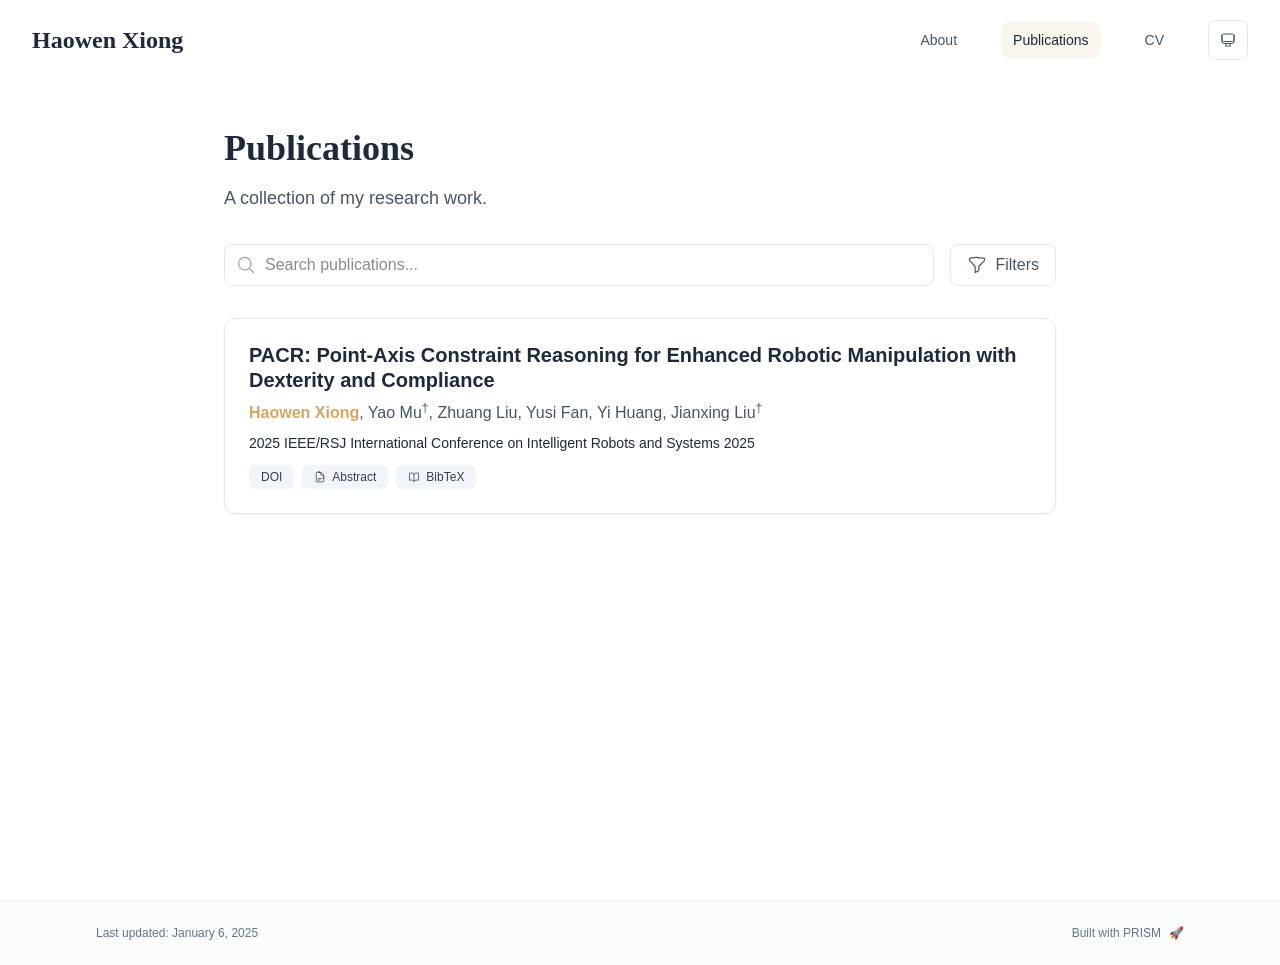
<file: publications/index.html>
<!DOCTYPE html><html lang="en" class="scroll-smooth"><head><meta charSet="utf-8"/><meta name="viewport" content="width=device-width, initial-scale=1"/><link rel="stylesheet" href="/_next/static/css/910c7e06a9effa03.css" data-precedence="next"/><link rel="preload" as="script" fetchPriority="low" href="/_next/static/chunks/webpack-679b75d1c4c2027c.js"/><script src="/_next/static/chunks/4bd1b696-70b6d399998de86a.js" async=""></script><script src="/_next/static/chunks/684-5aaa8290a129f299.js" async=""></script><script src="/_next/static/chunks/main-app-0c2a0c69bf910167.js" async=""></script><script src="/_next/static/chunks/17-9c04c9413a9f9f1f.js" async=""></script><script src="/_next/static/chunks/874-6cc630662f3664af.js" async=""></script><script src="/_next/static/chunks/862-15038af301665bb3.js" async=""></script><script src="/_next/static/chunks/app/layout-f8a44bde334432b7.js" async=""></script><script src="/_next/static/chunks/178-595a94b9af1e67b5.js" async=""></script><script src="/_next/static/chunks/748-b0753eeaf12cb586.js" async=""></script><script src="/_next/static/chunks/app/%5Bslug%5D/page-a2706935942605ca.js" async=""></script><link rel="icon" href="/favicon.svg" type="image/svg+xml"/><link rel="dns-prefetch" href="https://google-fonts.jialeliu.com"/><link rel="preconnect" href="https://google-fonts.jialeliu.com" crossorigin=""/><link rel="preload" as="style" href="https://google-fonts.jialeliu.com/css2?family=Inter:wght@300;400;500;600;700&amp;family=Crimson+Text:ital,wght@0,400;0,600;1,400&amp;display=swap"/><link rel="stylesheet" id="gfonts-css" href="https://google-fonts.jialeliu.com/css2?family=Inter:wght@300;400;500;600;700&amp;family=Crimson+Text:ital,wght@0,400;0,600;1,400&amp;display=swap" media="print"/><script>
              (function(){
                var l = document.getElementById('gfonts-css');
                if (!l) return;
                if (l.media !== 'all') {
                  l.addEventListener('load', function(){ try { l.media = 'all'; } catch(e){} });
                }
              })();
            </script><noscript><link rel="stylesheet" href="https://google-fonts.jialeliu.com/css2?family=Inter:wght@300;400;500;600;700&amp;family=Crimson+Text:ital,wght@0,400;0,600;1,400&amp;display=swap"/></noscript><script>
              try {
                const theme = localStorage.getItem('theme-storage');
                const parsed = theme ? JSON.parse(theme) : null;
                const setting = parsed?.state?.theme || 'system';
                const prefersDark = typeof window !== 'undefined' && window.matchMedia && window.matchMedia('(prefers-color-scheme: dark)').matches;
                const effective = setting === 'dark' ? 'dark' : (setting === 'light' ? 'light' : (prefersDark ? 'dark' : 'light'));
                var root = document.documentElement;
                root.classList.add(effective);
                root.setAttribute('data-theme', effective);
              } catch (e) {
                var root = document.documentElement;
                root.classList.add('light');
                root.setAttribute('data-theme', 'light');
              }
            </script><title>Publications | Haowen Xiong</title><meta name="description" content="A collection of my research work."/><meta name="author" content="Haowen Xiong"/><meta name="keywords" content="Haowen Xiong,PhD,Research,The Hong Kong University of Science and Technology (Guangzhou)"/><meta name="creator" content="Haowen Xiong"/><meta name="publisher" content="Haowen Xiong"/><meta property="og:title" content="Haowen Xiong"/><meta property="og:description" content="PhD student at the Hong Kong University of Science and Technology (Guangzhou)."/><meta property="og:site_name" content="Haowen Xiong&#x27;s Academic Website"/><meta property="og:locale" content="en_US"/><meta property="og:type" content="website"/><meta name="twitter:card" content="summary"/><meta name="twitter:title" content="Haowen Xiong"/><meta name="twitter:description" content="PhD student at the Hong Kong University of Science and Technology (Guangzhou)."/><link rel="icon" href="/favicon.svg"/><script>document.querySelectorAll('body link[rel="icon"], body link[rel="apple-touch-icon"]').forEach(el => document.head.appendChild(el))</script><script src="/_next/static/chunks/polyfills-42372ed130431b0a.js" noModule=""></script></head><body class="font-sans antialiased"><div style="visibility:hidden"><nav class="fixed top-0 left-0 right-0 z-50" data-headlessui-state=""><div class="transition-all duration-300 ease-out bg-transparent" style="transform:translateY(-100px)"><div class="max-w-7xl mx-auto px-4 sm:px-6 lg:px-8"><div class="flex justify-between items-center h-16 lg:h-20"><div class="flex-shrink-0" tabindex="0"><a class="text-xl lg:text-2xl font-serif font-semibold text-primary hover:text-accent transition-colors duration-200" href="/">Haowen Xiong</a></div><div class="hidden lg:block"><div class="ml-10 flex items-center space-x-8"><div class="flex items-baseline space-x-8"><a class="relative px-3 py-2 text-sm font-medium transition-all duration-200 rounded hover:bg-accent/10 hover:shadow-sm text-neutral-600 hover:text-primary" href="/"><span class="relative z-10">About</span></a><a class="relative px-3 py-2 text-sm font-medium transition-all duration-200 rounded hover:bg-accent/10 hover:shadow-sm text-primary" href="/publications/"><span class="relative z-10">Publications</span><div class="absolute inset-0 bg-accent/10 rounded-lg"></div></a><a class="relative px-3 py-2 text-sm font-medium transition-all duration-200 rounded hover:bg-accent/10 hover:shadow-sm text-neutral-600 hover:text-primary" href="/cv/"><span class="relative z-10">CV</span></a></div><div class="flex items-center justify-center w-10 h-10 rounded-lg border border-neutral-200 dark:border-[rgba(148,163,184,0.24)] bg-background dark:bg-neutral-800"><div class="w-4 h-4 rounded-full bg-neutral-300 animate-pulse"></div></div></div></div><div class="lg:hidden flex items-center space-x-2"><div class="flex items-center justify-center w-10 h-10 rounded-lg border border-neutral-200 dark:border-[rgba(148,163,184,0.24)] bg-background dark:bg-neutral-800"><div class="w-4 h-4 rounded-full bg-neutral-300 animate-pulse"></div></div><button class="inline-flex items-center justify-center p-2 rounded-md text-neutral-600 hover:text-primary hover:bg-neutral-100 dark:hover:bg-neutral-800 focus:outline-none focus:ring-2 focus:ring-inset focus:ring-accent transition-colors duration-200" id="headlessui-disclosure-button-«R5pdb»" type="button" aria-expanded="false" data-headlessui-state=""><span class="sr-only">Open main menu</span><div><svg xmlns="http://www.w3.org/2000/svg" fill="none" viewBox="0 0 24 24" stroke-width="1.5" stroke="currentColor" aria-hidden="true" data-slot="icon" class="block h-6 w-6"><path stroke-linecap="round" stroke-linejoin="round" d="M3.75 6.75h16.5M3.75 12h16.5m-16.5 5.25h16.5"></path></svg></div></button></div></div></div></div></nav><main class="min-h-screen pt-16 lg:pt-20"><div class="max-w-4xl mx-auto px-4 sm:px-6 lg:px-8 py-12"><div style="opacity:0;transform:translateY(20px)"><div class="mb-8"><h1 class="text-4xl font-serif font-bold text-primary mb-4">Publications</h1><p class="text-lg text-neutral-600 dark:text-neutral-500 max-w-2xl">A collection of my research work.</p></div><div class="mb-8 space-y-4"><div class="flex flex-col sm:flex-row gap-4"><div class="relative flex-grow"><svg xmlns="http://www.w3.org/2000/svg" fill="none" viewBox="0 0 24 24" stroke-width="1.5" stroke="currentColor" aria-hidden="true" data-slot="icon" class="absolute left-3 top-1/2 transform -translate-y-1/2 h-5 w-5 text-neutral-400"><path stroke-linecap="round" stroke-linejoin="round" d="m21 21-5.197-5.197m0 0A7.5 7.5 0 1 0 5.196 5.196a7.5 7.5 0 0 0 10.607 10.607Z"></path></svg><input type="text" placeholder="Search publications..." class="w-full pl-10 pr-4 py-2 rounded-lg border border-neutral-200 dark:border-neutral-800 bg-white dark:bg-neutral-900 focus:ring-2 focus:ring-accent focus:border-transparent transition-all duration-200" value=""/></div><button class="flex items-center justify-center px-4 py-2 rounded-lg border transition-all duration-200 bg-white dark:bg-neutral-900 border-neutral-200 dark:border-neutral-800 text-neutral-600 hover:border-accent hover:text-accent"><svg xmlns="http://www.w3.org/2000/svg" fill="none" viewBox="0 0 24 24" stroke-width="1.5" stroke="currentColor" aria-hidden="true" data-slot="icon" class="h-5 w-5 mr-2"><path stroke-linecap="round" stroke-linejoin="round" d="M12 3c2.755 0 5.455.232 8.083.678.533.09.917.556.917 1.096v1.044a2.25 2.25 0 0 1-.659 1.591l-5.432 5.432a2.25 2.25 0 0 0-.659 1.591v2.927a2.25 2.25 0 0 1-1.244 2.013L9.75 21v-6.568a2.25 2.25 0 0 0-.659-1.591L3.659 7.409A2.25 2.25 0 0 1 3 5.818V4.774c0-.54.384-1.006.917-1.096A48.32 48.32 0 0 1 12 3Z"></path></svg>Filters</button></div></div><div class="space-y-6"><div class="bg-white dark:bg-neutral-900 p-6 rounded-xl shadow-sm border border-neutral-200 dark:border-neutral-800 hover:shadow-md transition-all duration-200" style="opacity:0;transform:translateY(20px)"><div class="flex flex-col md:flex-row gap-6"><div class="flex-grow"><h3 class="text-xl font-semibold text-primary mb-2 leading-tight">PACR: Point-Axis Constraint Reasoning for Enhanced Robotic Manipulation with Dexterity and Compliance</h3><p class="text-base text-neutral-600 dark:text-neutral-400 mb-2"><span><span class="font-semibold text-accent ">Haowen Xiong</span>, </span><span><span class=" ">Yao Mu</span><sup class="ml-0 text-neutral-600 dark:text-neutral-400">†</sup>, </span><span><span class=" ">Zhuang Liu</span>, </span><span><span class=" ">Yusi Fan</span>, </span><span><span class=" ">Yi Huang</span>, </span><span><span class=" ">Jianxing Liu</span><sup class="ml-0 text-neutral-600 dark:text-neutral-400">†</sup></span></p><p class="text-sm font-medium text-neutral-800 dark:text-neutral-600 mb-3">2025 IEEE/RSJ International Conference on Intelligent Robots and Systems<!-- --> <!-- -->2025</p><div class="flex flex-wrap gap-2 mt-auto"><a href="https://doi.org/doi: 10.1109/IROS60139.2025.11246460" target="_blank" rel="noopener noreferrer" class="inline-flex items-center px-3 py-1 rounded-md text-xs font-medium bg-neutral-100 dark:bg-neutral-800 text-neutral-700 dark:text-neutral-300 hover:bg-accent hover:text-white transition-colors">DOI</a><button class="inline-flex items-center px-3 py-1 rounded-md text-xs font-medium transition-colors bg-neutral-100 dark:bg-neutral-800 text-neutral-700 dark:text-neutral-300 hover:bg-accent hover:text-white"><svg xmlns="http://www.w3.org/2000/svg" fill="none" viewBox="0 0 24 24" stroke-width="1.5" stroke="currentColor" aria-hidden="true" data-slot="icon" class="h-3 w-3 mr-1.5"><path stroke-linecap="round" stroke-linejoin="round" d="M19.5 14.25v-2.625a3.375 3.375 0 0 0-3.375-3.375h-1.5A1.125 1.125 0 0 1 13.5 7.125v-1.5a3.375 3.375 0 0 0-3.375-3.375H8.25m0 12.75h7.5m-7.5 3H12M10.5 2.25H5.625c-.621 0-1.125.504-1.125 1.125v17.25c0 .621.504 1.125 1.125 1.125h12.75c.621 0 1.125-.504 1.125-1.125V11.25a9 9 0 0 0-9-9Z"></path></svg>Abstract</button><button class="inline-flex items-center px-3 py-1 rounded-md text-xs font-medium transition-colors bg-neutral-100 dark:bg-neutral-800 text-neutral-700 dark:text-neutral-300 hover:bg-accent hover:text-white"><svg xmlns="http://www.w3.org/2000/svg" fill="none" viewBox="0 0 24 24" stroke-width="1.5" stroke="currentColor" aria-hidden="true" data-slot="icon" class="h-3 w-3 mr-1.5"><path stroke-linecap="round" stroke-linejoin="round" d="M12 6.042A8.967 8.967 0 0 0 6 3.75c-1.052 0-2.062.18-3 .512v14.25A8.987 8.987 0 0 1 6 18c2.305 0 4.408.867 6 2.292m0-14.25a8.966 8.966 0 0 1 6-2.292c1.052 0 2.062.18 3 .512v14.25A8.987 8.987 0 0 0 18 18a8.967 8.967 0 0 0-6 2.292m0-14.25v14.25"></path></svg>BibTeX</button></div></div></div></div></div></div></div><!--$--><!--/$--><!--$--><!--/$--></main><footer class="border-t border-neutral-200/50 bg-neutral-50/50 dark:bg-neutral-900/50 dark:border-neutral-700/50"><div class="max-w-6xl mx-auto px-4 sm:px-6 lg:px-8 py-6"><div class="flex flex-col sm:flex-row justify-between items-center gap-2"><p class="text-xs text-neutral-500">Last updated: <!-- -->January 6, 2025</p><p class="text-xs text-neutral-500 flex items-center"><a href="https://github.com/xyjoey/PRISM" target="_blank" rel="noopener noreferrer">Built with PRISM</a><span class="ml-2">🚀</span></p></div></div></footer></div><script src="/_next/static/chunks/webpack-679b75d1c4c2027c.js" async=""></script><script>(self.__next_f=self.__next_f||[]).push([0])</script><script>self.__next_f.push([1,"1:\"$Sreact.fragment\"\n2:I[3719,[\"17\",\"static/chunks/17-9c04c9413a9f9f1f.js\",\"874\",\"static/chunks/874-6cc630662f3664af.js\",\"862\",\"static/chunks/862-15038af301665bb3.js\",\"177\",\"static/chunks/app/layout-f8a44bde334432b7.js\"],\"ThemeProvider\"]\n3:I[768,[\"17\",\"static/chunks/17-9c04c9413a9f9f1f.js\",\"874\",\"static/chunks/874-6cc630662f3664af.js\",\"862\",\"static/chunks/862-15038af301665bb3.js\",\"177\",\"static/chunks/app/layout-f8a44bde334432b7.js\"],\"default\"]\n4:I[7555,[],\"\"]\n5:I[1295,[],\"\"]\n6:I[2548,[\"17\",\"static/chunks/17-9c04c9413a9f9f1f.js\",\"874\",\"static/chunks/874-6cc630662f3664af.js\",\"862\",\"static/chunks/862-15038af301665bb3.js\",\"177\",\"static/chunks/app/layout-f8a44bde334432b7.js\"],\"default\"]\n8:I[9665,[],\"MetadataBoundary\"]\na:I[9665,[],\"OutletBoundary\"]\nd:I[4911,[],\"AsyncMetadataOutlet\"]\nf:I[9665,[],\"ViewportBoundary\"]\n11:I[6614,[],\"\"]\n:HL[\"/_next/static/css/910c7e06a9effa03.css\",\"style\"]\n"])</script><script>self.__next_f.push([1,"0:{\"P\":null,\"b\":\"uPj8U7TbGAnmAZ88v5WYT\",\"p\":\"\",\"c\":[\"\",\"publications\",\"\"],\"i\":false,\"f\":[[[\"\",{\"children\":[[\"slug\",\"publications\",\"d\"],{\"children\":[\"__PAGE__\",{}]}]},\"$undefined\",\"$undefined\",true],[\"\",[\"$\",\"$1\",\"c\",{\"children\":[[[\"$\",\"link\",\"0\",{\"rel\":\"stylesheet\",\"href\":\"/_next/static/css/910c7e06a9effa03.css\",\"precedence\":\"next\",\"crossOrigin\":\"$undefined\",\"nonce\":\"$undefined\"}]],[\"$\",\"html\",null,{\"lang\":\"en\",\"className\":\"scroll-smooth\",\"suppressHydrationWarning\":true,\"children\":[[\"$\",\"head\",null,{\"children\":[[\"$\",\"link\",null,{\"rel\":\"icon\",\"href\":\"/favicon.svg\",\"type\":\"image/svg+xml\"}],[\"$\",\"link\",null,{\"rel\":\"dns-prefetch\",\"href\":\"https://google-fonts.jialeliu.com\"}],[\"$\",\"link\",null,{\"rel\":\"preconnect\",\"href\":\"https://google-fonts.jialeliu.com\",\"crossOrigin\":\"\"}],[\"$\",\"link\",null,{\"rel\":\"preload\",\"as\":\"style\",\"href\":\"https://google-fonts.jialeliu.com/css2?family=Inter:wght@300;400;500;600;700\u0026family=Crimson+Text:ital,wght@0,400;0,600;1,400\u0026display=swap\"}],[\"$\",\"link\",null,{\"rel\":\"stylesheet\",\"id\":\"gfonts-css\",\"href\":\"https://google-fonts.jialeliu.com/css2?family=Inter:wght@300;400;500;600;700\u0026family=Crimson+Text:ital,wght@0,400;0,600;1,400\u0026display=swap\",\"media\":\"print\"}],[\"$\",\"script\",null,{\"dangerouslySetInnerHTML\":{\"__html\":\"\\n              (function(){\\n                var l = document.getElementById('gfonts-css');\\n                if (!l) return;\\n                if (l.media !== 'all') {\\n                  l.addEventListener('load', function(){ try { l.media = 'all'; } catch(e){} });\\n                }\\n              })();\\n            \"}}],[\"$\",\"noscript\",null,{\"children\":[\"$\",\"link\",null,{\"rel\":\"stylesheet\",\"href\":\"https://google-fonts.jialeliu.com/css2?family=Inter:wght@300;400;500;600;700\u0026family=Crimson+Text:ital,wght@0,400;0,600;1,400\u0026display=swap\"}]}],[\"$\",\"script\",null,{\"dangerouslySetInnerHTML\":{\"__html\":\"\\n              try {\\n                const theme = localStorage.getItem('theme-storage');\\n                const parsed = theme ? JSON.parse(theme) : null;\\n                const setting = parsed?.state?.theme || 'system';\\n                const prefersDark = typeof window !== 'undefined' \u0026\u0026 window.matchMedia \u0026\u0026 window.matchMedia('(prefers-color-scheme: dark)').matches;\\n                const effective = setting === 'dark' ? 'dark' : (setting === 'light' ? 'light' : (prefersDark ? 'dark' : 'light'));\\n                var root = document.documentElement;\\n                root.classList.add(effective);\\n                root.setAttribute('data-theme', effective);\\n              } catch (e) {\\n                var root = document.documentElement;\\n                root.classList.add('light');\\n                root.setAttribute('data-theme', 'light');\\n              }\\n            \"}}]]}],[\"$\",\"body\",null,{\"className\":\"font-sans antialiased\",\"children\":[\"$\",\"$L2\",null,{\"children\":[[\"$\",\"$L3\",null,{\"items\":[{\"title\":\"About\",\"type\":\"page\",\"target\":\"about\",\"href\":\"/\"},{\"title\":\"Publications\",\"type\":\"page\",\"target\":\"publications\",\"href\":\"/publications\"},{\"title\":\"CV\",\"type\":\"page\",\"target\":\"cv\",\"href\":\"/cv\"}],\"siteTitle\":\"Haowen Xiong\",\"enableOnePageMode\":false}],[\"$\",\"main\",null,{\"className\":\"min-h-screen pt-16 lg:pt-20\",\"children\":[\"$\",\"$L4\",null,{\"parallelRouterKey\":\"children\",\"error\":\"$undefined\",\"errorStyles\":\"$undefined\",\"errorScripts\":\"$undefined\",\"template\":[\"$\",\"$L5\",null,{}],\"templateStyles\":\"$undefined\",\"templateScripts\":\"$undefined\",\"notFound\":[[[\"$\",\"title\",null,{\"children\":\"404: This page could not be found.\"}],[\"$\",\"div\",null,{\"style\":{\"fontFamily\":\"system-ui,\\\"Segoe UI\\\",Roboto,Helvetica,Arial,sans-serif,\\\"Apple Color Emoji\\\",\\\"Segoe UI Emoji\\\"\",\"height\":\"100vh\",\"textAlign\":\"center\",\"display\":\"flex\",\"flexDirection\":\"column\",\"alignItems\":\"center\",\"justifyContent\":\"center\"},\"children\":[\"$\",\"div\",null,{\"children\":[[\"$\",\"style\",null,{\"dangerouslySetInnerHTML\":{\"__html\":\"body{color:#000;background:#fff;margin:0}.next-error-h1{border-right:1px solid rgba(0,0,0,.3)}@media (prefers-color-scheme:dark){body{color:#fff;background:#000}.next-error-h1{border-right:1px solid rgba(255,255,255,.3)}}\"}}],[\"$\",\"h1\",null,{\"className\":\"next-error-h1\",\"style\":{\"display\":\"inline-block\",\"margin\":\"0 20px 0 0\",\"padding\":\"0 23px 0 0\",\"fontSize\":24,\"fontWeight\":500,\"verticalAlign\":\"top\",\"lineHeight\":\"49px\"},\"children\":404}],[\"$\",\"div\",null,{\"style\":{\"display\":\"inline-block\"},\"children\":[\"$\",\"h2\",null,{\"style\":{\"fontSize\":14,\"fontWeight\":400,\"lineHeight\":\"49px\",\"margin\":0},\"children\":\"This page could not be found.\"}]}]]}]}]],[]],\"forbidden\":\"$undefined\",\"unauthorized\":\"$undefined\"}]}],[\"$\",\"$L6\",null,{\"lastUpdated\":\"January 6, 2025\"}]]}]}]]}]]}],{\"children\":[[\"slug\",\"publications\",\"d\"],[\"$\",\"$1\",\"c\",{\"children\":[null,[\"$\",\"$L4\",null,{\"parallelRouterKey\":\"children\",\"error\":\"$undefined\",\"errorStyles\":\"$undefined\",\"errorScripts\":\"$undefined\",\"template\":[\"$\",\"$L5\",null,{}],\"templateStyles\":\"$undefined\",\"templateScripts\":\"$undefined\",\"notFound\":\"$undefined\",\"forbidden\":\"$undefined\",\"unauthorized\":\"$undefined\"}]]}],{\"children\":[\"__PAGE__\",[\"$\",\"$1\",\"c\",{\"children\":[\"$L7\",[\"$\",\"$L8\",null,{\"children\":\"$L9\"}],null,[\"$\",\"$La\",null,{\"children\":[\"$Lb\",\"$Lc\",[\"$\",\"$Ld\",null,{\"promise\":\"$@e\"}]]}]]}],{},null,false]},null,false]},null,false],[\"$\",\"$1\",\"h\",{\"children\":[null,[\"$\",\"$1\",\"NwLKqPzZoN1sgVyyq-Ccz\",{\"children\":[[\"$\",\"$Lf\",null,{\"children\":\"$L10\"}],null]}],null]}],false]],\"m\":\"$undefined\",\"G\":[\"$11\",\"$undefined\"],\"s\":false,\"S\":true}\n"])</script><script>self.__next_f.push([1,"12:\"$Sreact.suspense\"\n13:I[4911,[],\"AsyncMetadata\"]\n15:I[6669,[\"17\",\"static/chunks/17-9c04c9413a9f9f1f.js\",\"178\",\"static/chunks/178-595a94b9af1e67b5.js\",\"748\",\"static/chunks/748-b0753eeaf12cb586.js\",\"182\",\"static/chunks/app/%5Bslug%5D/page-a2706935942605ca.js\"],\"default\"]\n9:[\"$\",\"$12\",null,{\"fallback\":null,\"children\":[\"$\",\"$L13\",null,{\"promise\":\"$@14\"}]}]\n16:T4f2,Developing robotic systems for unstructured and contact-rich environments presents significant challenges, necessitating advanced dexterous motion planning, compliant interaction control, and spatio-temporal coordination. To address these, we introduce PACR (Point-Axis Constraint Reasoning), an unified framework that encodes robot trajectories and impedance profiles via constraint functions parameterized by point-axis primitives, extracted from multi-view RGB-D camera observations. This enables joint optimization of motion and impedance within a shared mathematical framework. For enhanced robustness, we implement a dual-agent Vision-Language Model (VLM) system: a Generator employs Chain-of-Thought reasoning to formulate constraints, while an adversarial Critic validates them, significantly mitigating hallucination risks. Integrated with the dual-agent system, the framework also features an error backtracking mechanism, enabling dynamic adaptation by learning from failures. Extensive experiments across diverse manipulation tasks reveal that PACR achieves a 61% success rate (compared to 37% for baseline methods) and reduces the average contact forces, demonstrating broad applicability through zero-shot generalization without task-specific training.17:T6c5,@article{xiong2025pacr,\n  title = {PACR: Point-Axis Constraint Reasoning for Enhanced Robotic Manipulation with Dexterity and Compliance},\n  author = {Haowen Xiong and Yao Mu and Zhuang Liu and Yusi Fan and Yi Huang and Jianxing Liu},\n  year = {2025},\n  month = {oct},\n  journal = {2025 IEEE/RSJ International Conference on Intelligent Robots and Systems},\n  pages = {3217-3224},\n  issn = {2153-0866},\n  doi "])</script><script>self.__next_f.push([1,"= {doi: 10.1109/IROS60139.2025.11246460},\n  abstract = {Developing robotic systems for unstructured and contact-rich environments presents significant challenges, necessitating advanced dexterous motion planning, compliant interaction control, and spatio-temporal coordination. To address these, we introduce PACR (Point-Axis Constraint Reasoning), an unified framework that encodes robot trajectories and impedance profiles via constraint functions parameterized by point-axis primitives, extracted from multi-view RGB-D camera observations. This enables joint optimization of motion and impedance within a shared mathematical framework. For enhanced robustness, we implement a dual-agent Vision-Language Model (VLM) system: a Generator employs Chain-of-Thought reasoning to formulate constraints, while an adversarial Critic validates them, significantly mitigating hallucination risks. Integrated with the dual-agent system, the framework also features an error backtracking mechanism, enabling dynamic adaptation by learning from failures. Extensive experiments across diverse manipulation tasks reveal that PACR achieves a 61% success rate (compared to 37% for baseline methods) and reduces the average contact forces, demonstrating broad applicability through zero-shot generalization without task-specific training.}\n}7:[\"$\",\"div\",null,{\"className\":\"max-w-4xl mx-auto px-4 sm:px-6 lg:px-8 py-12\",\"children\":[[\"$\",\"$L15\",null,{\"config\":{\"type\":\"publication\",\"title\":\"Publications\",\"description\":\"A collection of my research work.\",\"source\":\"publications.bib\"},\"publications\":[{\"id\":\"xiong2025pacr\",\"title\":\"PACR: Point-Axis Constraint Reasoning for Enhanced Robotic Manipulation with Dexterity and Compliance\",\"authors\":[{\"name\":\"Haowen Xiong\",\"isHighlighted\":true,\"isCorresponding\":false,\"isCoAuthor\":false},{\"name\":\"Yao Mu\",\"isHighlighted\":false,\"isCorresponding\":true,\"isCoAuthor\":false},{\"name\":\"Zhuang Liu\",\"isHighlighted\":false,\"isCorresponding\":false,\"isCoAuthor\":false},{\"name\":\"Yusi Fan\",\"isHighlighted\":false,\"isCorresponding\":false"])</script><script>self.__next_f.push([1,",\"isCoAuthor\":false},{\"name\":\"Yi Huang\",\"isHighlighted\":false,\"isCorresponding\":false,\"isCoAuthor\":false},{\"name\":\"Jianxing Liu\",\"isHighlighted\":false,\"isCorresponding\":true,\"isCoAuthor\":false}],\"year\":2025,\"month\":\"10\",\"type\":\"journal\",\"status\":\"published\",\"tags\":[],\"keywords\":\"$7:props:children:0:props:publications:0:tags\",\"researchArea\":\"machine-learning\",\"journal\":\"2025 IEEE/RSJ International Conference on Intelligent Robots and Systems\",\"conference\":\"\",\"pages\":\"3217-3224\",\"doi\":\"doi: 10.1109/IROS60139.2025.11246460\",\"abstract\":\"$16\",\"description\":\"\",\"selected\":true,\"bibtex\":\"$17\"}]}],false,false]}]\n"])</script><script>self.__next_f.push([1,"c:null\n"])</script><script>self.__next_f.push([1,"10:[[\"$\",\"meta\",\"0\",{\"charSet\":\"utf-8\"}],[\"$\",\"meta\",\"1\",{\"name\":\"viewport\",\"content\":\"width=device-width, initial-scale=1\"}]]\nb:null\n"])</script><script>self.__next_f.push([1,"14:{\"metadata\":[[\"$\",\"title\",\"0\",{\"children\":\"Publications | Haowen Xiong\"}],[\"$\",\"meta\",\"1\",{\"name\":\"description\",\"content\":\"A collection of my research work.\"}],[\"$\",\"meta\",\"2\",{\"name\":\"author\",\"content\":\"Haowen Xiong\"}],[\"$\",\"meta\",\"3\",{\"name\":\"keywords\",\"content\":\"Haowen Xiong,PhD,Research,The Hong Kong University of Science and Technology (Guangzhou)\"}],[\"$\",\"meta\",\"4\",{\"name\":\"creator\",\"content\":\"Haowen Xiong\"}],[\"$\",\"meta\",\"5\",{\"name\":\"publisher\",\"content\":\"Haowen Xiong\"}],[\"$\",\"meta\",\"6\",{\"property\":\"og:title\",\"content\":\"Haowen Xiong\"}],[\"$\",\"meta\",\"7\",{\"property\":\"og:description\",\"content\":\"PhD student at the Hong Kong University of Science and Technology (Guangzhou).\"}],[\"$\",\"meta\",\"8\",{\"property\":\"og:site_name\",\"content\":\"Haowen Xiong's Academic Website\"}],[\"$\",\"meta\",\"9\",{\"property\":\"og:locale\",\"content\":\"en_US\"}],[\"$\",\"meta\",\"10\",{\"property\":\"og:type\",\"content\":\"website\"}],[\"$\",\"meta\",\"11\",{\"name\":\"twitter:card\",\"content\":\"summary\"}],[\"$\",\"meta\",\"12\",{\"name\":\"twitter:title\",\"content\":\"Haowen Xiong\"}],[\"$\",\"meta\",\"13\",{\"name\":\"twitter:description\",\"content\":\"PhD student at the Hong Kong University of Science and Technology (Guangzhou).\"}],[\"$\",\"link\",\"14\",{\"rel\":\"icon\",\"href\":\"/favicon.svg\"}]],\"error\":null,\"digest\":\"$undefined\"}\ne:{\"metadata\":\"$14:metadata\",\"error\":null,\"digest\":\"$undefined\"}\n"])</script></body></html>
</file>
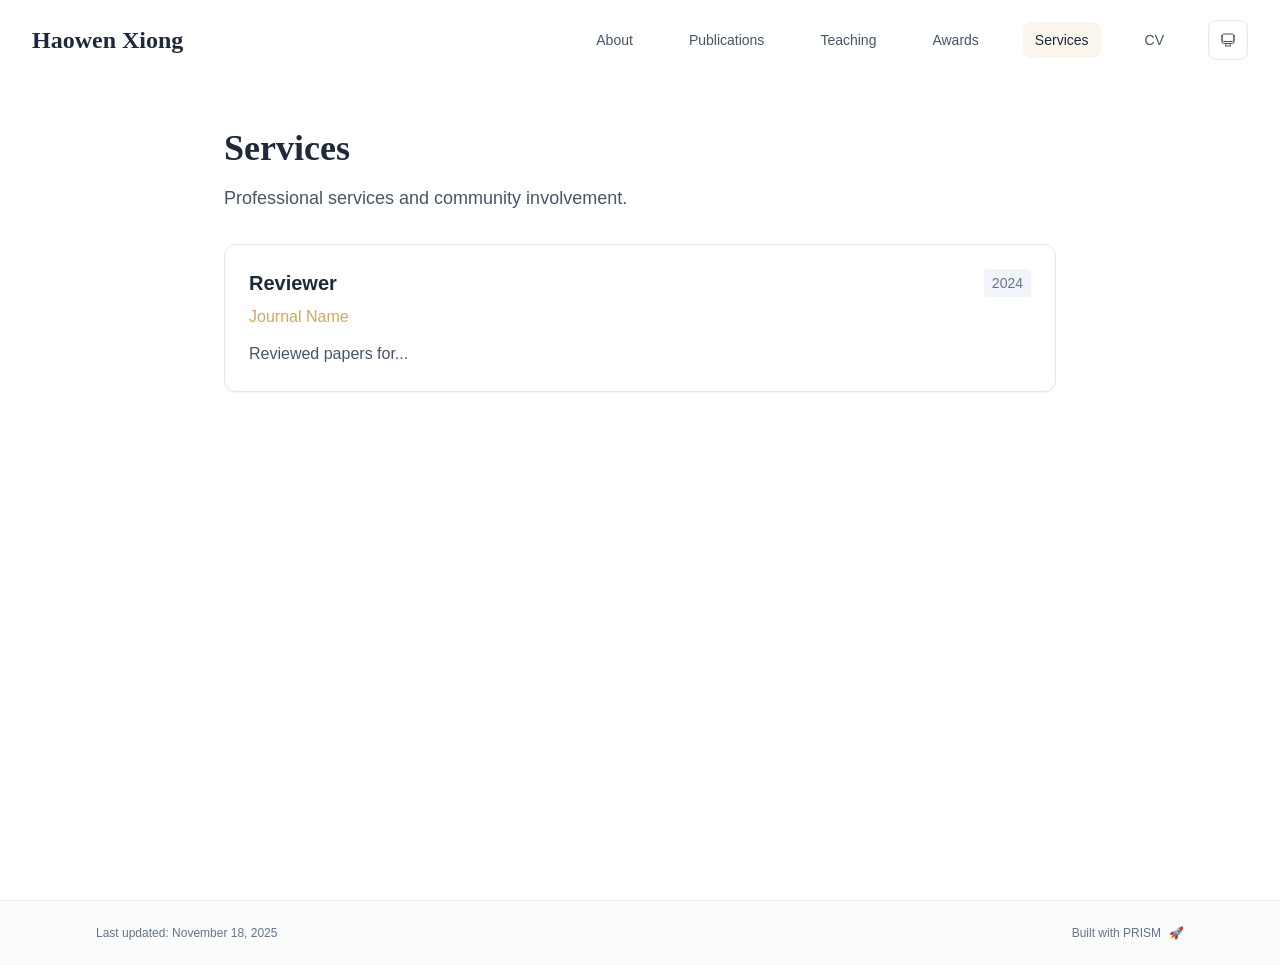
<file: services/index.html>
<!DOCTYPE html><html lang="en" class="scroll-smooth"><head><meta charSet="utf-8"/><meta name="viewport" content="width=device-width, initial-scale=1"/><link rel="stylesheet" href="/_next/static/css/92b53c90e215dddf.css" data-precedence="next"/><link rel="preload" as="script" fetchPriority="low" href="/_next/static/chunks/webpack-679b75d1c4c2027c.js"/><script src="/_next/static/chunks/4bd1b696-70b6d399998de86a.js" async=""></script><script src="/_next/static/chunks/684-5aaa8290a129f299.js" async=""></script><script src="/_next/static/chunks/main-app-f77260fa3270a9c8.js" async=""></script><script src="/_next/static/chunks/17-9c04c9413a9f9f1f.js" async=""></script><script src="/_next/static/chunks/874-6cc630662f3664af.js" async=""></script><script src="/_next/static/chunks/862-15038af301665bb3.js" async=""></script><script src="/_next/static/chunks/app/layout-1b85ed342265c394.js" async=""></script><script src="/_next/static/chunks/178-595a94b9af1e67b5.js" async=""></script><script src="/_next/static/chunks/748-b0753eeaf12cb586.js" async=""></script><script src="/_next/static/chunks/app/%5Bslug%5D/page-4ed7afdf6d6afac8.js" async=""></script><link rel="icon" href="/favicon.svg" type="image/svg+xml"/><link rel="dns-prefetch" href="https://google-fonts.jialeliu.com"/><link rel="preconnect" href="https://google-fonts.jialeliu.com" crossorigin=""/><link rel="preload" as="style" href="https://google-fonts.jialeliu.com/css2?family=Inter:wght@300;400;500;600;700&amp;family=Crimson+Text:ital,wght@0,400;0,600;1,400&amp;display=swap"/><link rel="stylesheet" id="gfonts-css" href="https://google-fonts.jialeliu.com/css2?family=Inter:wght@300;400;500;600;700&amp;family=Crimson+Text:ital,wght@0,400;0,600;1,400&amp;display=swap" media="print"/><script>
              (function(){
                var l = document.getElementById('gfonts-css');
                if (!l) return;
                if (l.media !== 'all') {
                  l.addEventListener('load', function(){ try { l.media = 'all'; } catch(e){} });
                }
              })();
            </script><noscript><link rel="stylesheet" href="https://google-fonts.jialeliu.com/css2?family=Inter:wght@300;400;500;600;700&amp;family=Crimson+Text:ital,wght@0,400;0,600;1,400&amp;display=swap"/></noscript><script>
              try {
                const theme = localStorage.getItem('theme-storage');
                const parsed = theme ? JSON.parse(theme) : null;
                const setting = parsed?.state?.theme || 'system';
                const prefersDark = typeof window !== 'undefined' && window.matchMedia && window.matchMedia('(prefers-color-scheme: dark)').matches;
                const effective = setting === 'dark' ? 'dark' : (setting === 'light' ? 'light' : (prefersDark ? 'dark' : 'light'));
                var root = document.documentElement;
                root.classList.add(effective);
                root.setAttribute('data-theme', effective);
              } catch (e) {
                var root = document.documentElement;
                root.classList.add('light');
                root.setAttribute('data-theme', 'light');
              }
            </script><title>Services | Haowen Xiong</title><meta name="description" content="Professional services and community involvement."/><meta name="author" content="Haowen Xiong"/><meta name="keywords" content="Haowen Xiong,PhD,Research,University of Example"/><meta name="creator" content="Haowen Xiong"/><meta name="publisher" content="Haowen Xiong"/><meta property="og:title" content="Haowen Xiong"/><meta property="og:description" content="PhD student at the University of Example."/><meta property="og:site_name" content="Haowen Xiong&#x27;s Academic Website"/><meta property="og:locale" content="en_US"/><meta property="og:type" content="website"/><meta name="twitter:card" content="summary"/><meta name="twitter:title" content="Haowen Xiong"/><meta name="twitter:description" content="PhD student at the University of Example."/><link rel="icon" href="/favicon.svg"/><script>document.querySelectorAll('body link[rel="icon"], body link[rel="apple-touch-icon"]').forEach(el => document.head.appendChild(el))</script><script src="/_next/static/chunks/polyfills-42372ed130431b0a.js" noModule=""></script></head><body class="font-sans antialiased"><div style="visibility:hidden"><nav class="fixed top-0 left-0 right-0 z-50" data-headlessui-state=""><div class="transition-all duration-300 ease-out bg-transparent" style="transform:translateY(-100px)"><div class="max-w-7xl mx-auto px-4 sm:px-6 lg:px-8"><div class="flex justify-between items-center h-16 lg:h-20"><div class="flex-shrink-0" tabindex="0"><a class="text-xl lg:text-2xl font-serif font-semibold text-primary hover:text-accent transition-colors duration-200" href="/">Haowen Xiong</a></div><div class="hidden lg:block"><div class="ml-10 flex items-center space-x-8"><div class="flex items-baseline space-x-8"><a class="relative px-3 py-2 text-sm font-medium transition-all duration-200 rounded hover:bg-accent/10 hover:shadow-sm text-neutral-600 hover:text-primary" href="/"><span class="relative z-10">About</span></a><a class="relative px-3 py-2 text-sm font-medium transition-all duration-200 rounded hover:bg-accent/10 hover:shadow-sm text-neutral-600 hover:text-primary" href="/publications/"><span class="relative z-10">Publications</span></a><a class="relative px-3 py-2 text-sm font-medium transition-all duration-200 rounded hover:bg-accent/10 hover:shadow-sm text-neutral-600 hover:text-primary" href="/teaching/"><span class="relative z-10">Teaching</span></a><a class="relative px-3 py-2 text-sm font-medium transition-all duration-200 rounded hover:bg-accent/10 hover:shadow-sm text-neutral-600 hover:text-primary" href="/awards/"><span class="relative z-10">Awards</span></a><a class="relative px-3 py-2 text-sm font-medium transition-all duration-200 rounded hover:bg-accent/10 hover:shadow-sm text-primary" href="/services/"><span class="relative z-10">Services</span><div class="absolute inset-0 bg-accent/10 rounded-lg"></div></a><a class="relative px-3 py-2 text-sm font-medium transition-all duration-200 rounded hover:bg-accent/10 hover:shadow-sm text-neutral-600 hover:text-primary" href="/cv/"><span class="relative z-10">CV</span></a></div><div class="flex items-center justify-center w-10 h-10 rounded-lg border border-neutral-200 dark:border-[rgba(148,163,184,0.24)] bg-background dark:bg-neutral-800"><div class="w-4 h-4 rounded-full bg-neutral-300 animate-pulse"></div></div></div></div><div class="lg:hidden flex items-center space-x-2"><div class="flex items-center justify-center w-10 h-10 rounded-lg border border-neutral-200 dark:border-[rgba(148,163,184,0.24)] bg-background dark:bg-neutral-800"><div class="w-4 h-4 rounded-full bg-neutral-300 animate-pulse"></div></div><button class="inline-flex items-center justify-center p-2 rounded-md text-neutral-600 hover:text-primary hover:bg-neutral-100 dark:hover:bg-neutral-800 focus:outline-none focus:ring-2 focus:ring-inset focus:ring-accent transition-colors duration-200" id="headlessui-disclosure-button-«R5pdb»" type="button" aria-expanded="false" data-headlessui-state=""><span class="sr-only">Open main menu</span><div><svg xmlns="http://www.w3.org/2000/svg" fill="none" viewBox="0 0 24 24" stroke-width="1.5" stroke="currentColor" aria-hidden="true" data-slot="icon" class="block h-6 w-6"><path stroke-linecap="round" stroke-linejoin="round" d="M3.75 6.75h16.5M3.75 12h16.5m-16.5 5.25h16.5"></path></svg></div></button></div></div></div></div></nav><main class="min-h-screen pt-16 lg:pt-20"><div class="max-w-4xl mx-auto px-4 sm:px-6 lg:px-8 py-12"><div style="opacity:0;transform:translateY(20px)"><div class="mb-8"><h1 class="text-4xl font-serif font-bold text-primary mb-4">Services</h1><p class="text-lg text-neutral-600 dark:text-neutral-500 max-w-2xl">Professional services and community involvement.</p></div><div class="grid gap-6"><div class="bg-white dark:bg-neutral-900 p-6 rounded-xl shadow-sm border border-neutral-200 dark:border-neutral-800 hover:shadow-lg transition-all duration-200 hover:scale-[1.01]" style="opacity:0;transform:translateY(20px)"><div class="flex justify-between items-start mb-2"><h3 class="text-xl font-semibold text-primary">Reviewer</h3><span class="text-sm text-neutral-500 font-medium bg-neutral-100 dark:bg-neutral-800 px-2 py-1 rounded">2024</span></div><p class="text-base text-accent font-medium mb-3">Journal Name</p><p class="text-base text-neutral-600 dark:text-neutral-500 leading-relaxed">Reviewed papers for...</p></div></div></div></div><!--$--><!--/$--><!--$--><!--/$--></main><footer class="border-t border-neutral-200/50 bg-neutral-50/50 dark:bg-neutral-900/50 dark:border-neutral-700/50"><div class="max-w-6xl mx-auto px-4 sm:px-6 lg:px-8 py-6"><div class="flex flex-col sm:flex-row justify-between items-center gap-2"><p class="text-xs text-neutral-500">Last updated: <!-- -->November 18, 2025</p><p class="text-xs text-neutral-500 flex items-center"><a href="https://github.com/xyjoey/PRISM" target="_blank" rel="noopener noreferrer">Built with PRISM</a><span class="ml-2">🚀</span></p></div></div></footer></div><script src="/_next/static/chunks/webpack-679b75d1c4c2027c.js" async=""></script><script>(self.__next_f=self.__next_f||[]).push([0])</script><script>self.__next_f.push([1,"1:\"$Sreact.fragment\"\n2:I[3719,[\"17\",\"static/chunks/17-9c04c9413a9f9f1f.js\",\"874\",\"static/chunks/874-6cc630662f3664af.js\",\"862\",\"static/chunks/862-15038af301665bb3.js\",\"177\",\"static/chunks/app/layout-1b85ed342265c394.js\"],\"ThemeProvider\"]\n3:I[768,[\"17\",\"static/chunks/17-9c04c9413a9f9f1f.js\",\"874\",\"static/chunks/874-6cc630662f3664af.js\",\"862\",\"static/chunks/862-15038af301665bb3.js\",\"177\",\"static/chunks/app/layout-1b85ed342265c394.js\"],\"default\"]\n4:I[7555,[],\"\"]\n5:I[1295,[],\"\"]\n6:I[2548,[\"17\",\"static/chunks/17-9c04c9413a9f9f1f.js\",\"874\",\"static/chunks/874-6cc630662f3664af.js\",\"862\",\"static/chunks/862-15038af301665bb3.js\",\"177\",\"static/chunks/app/layout-1b85ed342265c394.js\"],\"default\"]\n8:I[9665,[],\"MetadataBoundary\"]\na:I[9665,[],\"OutletBoundary\"]\nd:I[4911,[],\"AsyncMetadataOutlet\"]\nf:I[9665,[],\"ViewportBoundary\"]\n11:I[6614,[],\"\"]\n:HL[\"/_next/static/css/92b53c90e215dddf.css\",\"style\"]\n"])</script><script>self.__next_f.push([1,"0:{\"P\":null,\"b\":\"OfKI8vn_P5P7YzeO_XVMU\",\"p\":\"\",\"c\":[\"\",\"services\",\"\"],\"i\":false,\"f\":[[[\"\",{\"children\":[[\"slug\",\"services\",\"d\"],{\"children\":[\"__PAGE__\",{}]}]},\"$undefined\",\"$undefined\",true],[\"\",[\"$\",\"$1\",\"c\",{\"children\":[[[\"$\",\"link\",\"0\",{\"rel\":\"stylesheet\",\"href\":\"/_next/static/css/92b53c90e215dddf.css\",\"precedence\":\"next\",\"crossOrigin\":\"$undefined\",\"nonce\":\"$undefined\"}]],[\"$\",\"html\",null,{\"lang\":\"en\",\"className\":\"scroll-smooth\",\"suppressHydrationWarning\":true,\"children\":[[\"$\",\"head\",null,{\"children\":[[\"$\",\"link\",null,{\"rel\":\"icon\",\"href\":\"/favicon.svg\",\"type\":\"image/svg+xml\"}],[\"$\",\"link\",null,{\"rel\":\"dns-prefetch\",\"href\":\"https://google-fonts.jialeliu.com\"}],[\"$\",\"link\",null,{\"rel\":\"preconnect\",\"href\":\"https://google-fonts.jialeliu.com\",\"crossOrigin\":\"\"}],[\"$\",\"link\",null,{\"rel\":\"preload\",\"as\":\"style\",\"href\":\"https://google-fonts.jialeliu.com/css2?family=Inter:wght@300;400;500;600;700\u0026family=Crimson+Text:ital,wght@0,400;0,600;1,400\u0026display=swap\"}],[\"$\",\"link\",null,{\"rel\":\"stylesheet\",\"id\":\"gfonts-css\",\"href\":\"https://google-fonts.jialeliu.com/css2?family=Inter:wght@300;400;500;600;700\u0026family=Crimson+Text:ital,wght@0,400;0,600;1,400\u0026display=swap\",\"media\":\"print\"}],[\"$\",\"script\",null,{\"dangerouslySetInnerHTML\":{\"__html\":\"\\n              (function(){\\n                var l = document.getElementById('gfonts-css');\\n                if (!l) return;\\n                if (l.media !== 'all') {\\n                  l.addEventListener('load', function(){ try { l.media = 'all'; } catch(e){} });\\n                }\\n              })();\\n            \"}}],[\"$\",\"noscript\",null,{\"children\":[\"$\",\"link\",null,{\"rel\":\"stylesheet\",\"href\":\"https://google-fonts.jialeliu.com/css2?family=Inter:wght@300;400;500;600;700\u0026family=Crimson+Text:ital,wght@0,400;0,600;1,400\u0026display=swap\"}]}],[\"$\",\"script\",null,{\"dangerouslySetInnerHTML\":{\"__html\":\"\\n              try {\\n                const theme = localStorage.getItem('theme-storage');\\n                const parsed = theme ? JSON.parse(theme) : null;\\n                const setting = parsed?.state?.theme || 'system';\\n                const prefersDark = typeof window !== 'undefined' \u0026\u0026 window.matchMedia \u0026\u0026 window.matchMedia('(prefers-color-scheme: dark)').matches;\\n                const effective = setting === 'dark' ? 'dark' : (setting === 'light' ? 'light' : (prefersDark ? 'dark' : 'light'));\\n                var root = document.documentElement;\\n                root.classList.add(effective);\\n                root.setAttribute('data-theme', effective);\\n              } catch (e) {\\n                var root = document.documentElement;\\n                root.classList.add('light');\\n                root.setAttribute('data-theme', 'light');\\n              }\\n            \"}}]]}],[\"$\",\"body\",null,{\"className\":\"font-sans antialiased\",\"children\":[\"$\",\"$L2\",null,{\"children\":[[\"$\",\"$L3\",null,{\"items\":[{\"title\":\"About\",\"type\":\"page\",\"target\":\"about\",\"href\":\"/\"},{\"title\":\"Publications\",\"type\":\"page\",\"target\":\"publications\",\"href\":\"/publications\"},{\"title\":\"Teaching\",\"type\":\"page\",\"target\":\"teaching\",\"href\":\"/teaching\"},{\"title\":\"Awards\",\"type\":\"page\",\"target\":\"awards\",\"href\":\"/awards\"},{\"title\":\"Services\",\"type\":\"page\",\"target\":\"services\",\"href\":\"/services\"},{\"title\":\"CV\",\"type\":\"page\",\"target\":\"cv\",\"href\":\"/cv\"}],\"siteTitle\":\"Haowen Xiong\",\"enableOnePageMode\":false}],[\"$\",\"main\",null,{\"className\":\"min-h-screen pt-16 lg:pt-20\",\"children\":[\"$\",\"$L4\",null,{\"parallelRouterKey\":\"children\",\"error\":\"$undefined\",\"errorStyles\":\"$undefined\",\"errorScripts\":\"$undefined\",\"template\":[\"$\",\"$L5\",null,{}],\"templateStyles\":\"$undefined\",\"templateScripts\":\"$undefined\",\"notFound\":[[[\"$\",\"title\",null,{\"children\":\"404: This page could not be found.\"}],[\"$\",\"div\",null,{\"style\":{\"fontFamily\":\"system-ui,\\\"Segoe UI\\\",Roboto,Helvetica,Arial,sans-serif,\\\"Apple Color Emoji\\\",\\\"Segoe UI Emoji\\\"\",\"height\":\"100vh\",\"textAlign\":\"center\",\"display\":\"flex\",\"flexDirection\":\"column\",\"alignItems\":\"center\",\"justifyContent\":\"center\"},\"children\":[\"$\",\"div\",null,{\"children\":[[\"$\",\"style\",null,{\"dangerouslySetInnerHTML\":{\"__html\":\"body{color:#000;background:#fff;margin:0}.next-error-h1{border-right:1px solid rgba(0,0,0,.3)}@media (prefers-color-scheme:dark){body{color:#fff;background:#000}.next-error-h1{border-right:1px solid rgba(255,255,255,.3)}}\"}}],[\"$\",\"h1\",null,{\"className\":\"next-error-h1\",\"style\":{\"display\":\"inline-block\",\"margin\":\"0 20px 0 0\",\"padding\":\"0 23px 0 0\",\"fontSize\":24,\"fontWeight\":500,\"verticalAlign\":\"top\",\"lineHeight\":\"49px\"},\"children\":404}],[\"$\",\"div\",null,{\"style\":{\"display\":\"inline-block\"},\"children\":[\"$\",\"h2\",null,{\"style\":{\"fontSize\":14,\"fontWeight\":400,\"lineHeight\":\"49px\",\"margin\":0},\"children\":\"This page could not be found.\"}]}]]}]}]],[]],\"forbidden\":\"$undefined\",\"unauthorized\":\"$undefined\"}]}],[\"$\",\"$L6\",null,{\"lastUpdated\":\"November 18, 2025\"}]]}]}]]}]]}],{\"children\":[[\"slug\",\"services\",\"d\"],[\"$\",\"$1\",\"c\",{\"children\":[null,[\"$\",\"$L4\",null,{\"parallelRouterKey\":\"children\",\"error\":\"$undefined\",\"errorStyles\":\"$undefined\",\"errorScripts\":\"$undefined\",\"template\":[\"$\",\"$L5\",null,{}],\"templateStyles\":\"$undefined\",\"templateScripts\":\"$undefined\",\"notFound\":\"$undefined\",\"forbidden\":\"$undefined\",\"unauthorized\":\"$undefined\"}]]}],{\"children\":[\"__PAGE__\",[\"$\",\"$1\",\"c\",{\"children\":[\"$L7\",[\"$\",\"$L8\",null,{\"children\":\"$L9\"}],null,[\"$\",\"$La\",null,{\"children\":[\"$Lb\",\"$Lc\",[\"$\",\"$Ld\",null,{\"promise\":\"$@e\"}]]}]]}],{},null,false]},null,false]},null,false],[\"$\",\"$1\",\"h\",{\"children\":[null,[\"$\",\"$1\",\"oFL_RufX-fGK4tBkl8K1f\",{\"children\":[[\"$\",\"$Lf\",null,{\"children\":\"$L10\"}],null]}],null]}],false]],\"m\":\"$undefined\",\"G\":[\"$11\",\"$undefined\"],\"s\":false,\"S\":true}\n"])</script><script>self.__next_f.push([1,"12:\"$Sreact.suspense\"\n13:I[4911,[],\"AsyncMetadata\"]\n15:I[3684,[\"17\",\"static/chunks/17-9c04c9413a9f9f1f.js\",\"178\",\"static/chunks/178-595a94b9af1e67b5.js\",\"748\",\"static/chunks/748-b0753eeaf12cb586.js\",\"182\",\"static/chunks/app/%5Bslug%5D/page-4ed7afdf6d6afac8.js\"],\"default\"]\n9:[\"$\",\"$12\",null,{\"fallback\":null,\"children\":[\"$\",\"$L13\",null,{\"promise\":\"$@14\"}]}]\n7:[\"$\",\"div\",null,{\"className\":\"max-w-4xl mx-auto px-4 sm:px-6 lg:px-8 py-12\",\"children\":[false,false,[\"$\",\"$L15\",null,{\"config\":{\"type\":\"card\",\"title\":\"Services\",\"description\":\"Professional services and community involvement.\",\"items\":[{\"title\":\"Reviewer\",\"subtitle\":\"Journal Name\",\"date\":\"2024\",\"content\":\"Reviewed papers for...\"}]}}]]}]\n"])</script><script>self.__next_f.push([1,"c:null\n"])</script><script>self.__next_f.push([1,"10:[[\"$\",\"meta\",\"0\",{\"charSet\":\"utf-8\"}],[\"$\",\"meta\",\"1\",{\"name\":\"viewport\",\"content\":\"width=device-width, initial-scale=1\"}]]\nb:null\n"])</script><script>self.__next_f.push([1,"14:{\"metadata\":[[\"$\",\"title\",\"0\",{\"children\":\"Services | Haowen Xiong\"}],[\"$\",\"meta\",\"1\",{\"name\":\"description\",\"content\":\"Professional services and community involvement.\"}],[\"$\",\"meta\",\"2\",{\"name\":\"author\",\"content\":\"Haowen Xiong\"}],[\"$\",\"meta\",\"3\",{\"name\":\"keywords\",\"content\":\"Haowen Xiong,PhD,Research,University of Example\"}],[\"$\",\"meta\",\"4\",{\"name\":\"creator\",\"content\":\"Haowen Xiong\"}],[\"$\",\"meta\",\"5\",{\"name\":\"publisher\",\"content\":\"Haowen Xiong\"}],[\"$\",\"meta\",\"6\",{\"property\":\"og:title\",\"content\":\"Haowen Xiong\"}],[\"$\",\"meta\",\"7\",{\"property\":\"og:description\",\"content\":\"PhD student at the University of Example.\"}],[\"$\",\"meta\",\"8\",{\"property\":\"og:site_name\",\"content\":\"Haowen Xiong's Academic Website\"}],[\"$\",\"meta\",\"9\",{\"property\":\"og:locale\",\"content\":\"en_US\"}],[\"$\",\"meta\",\"10\",{\"property\":\"og:type\",\"content\":\"website\"}],[\"$\",\"meta\",\"11\",{\"name\":\"twitter:card\",\"content\":\"summary\"}],[\"$\",\"meta\",\"12\",{\"name\":\"twitter:title\",\"content\":\"Haowen Xiong\"}],[\"$\",\"meta\",\"13\",{\"name\":\"twitter:description\",\"content\":\"PhD student at the University of Example.\"}],[\"$\",\"link\",\"14\",{\"rel\":\"icon\",\"href\":\"/favicon.svg\"}]],\"error\":null,\"digest\":\"$undefined\"}\ne:{\"metadata\":\"$14:metadata\",\"error\":null,\"digest\":\"$undefined\"}\n"])</script></body></html>
</file>
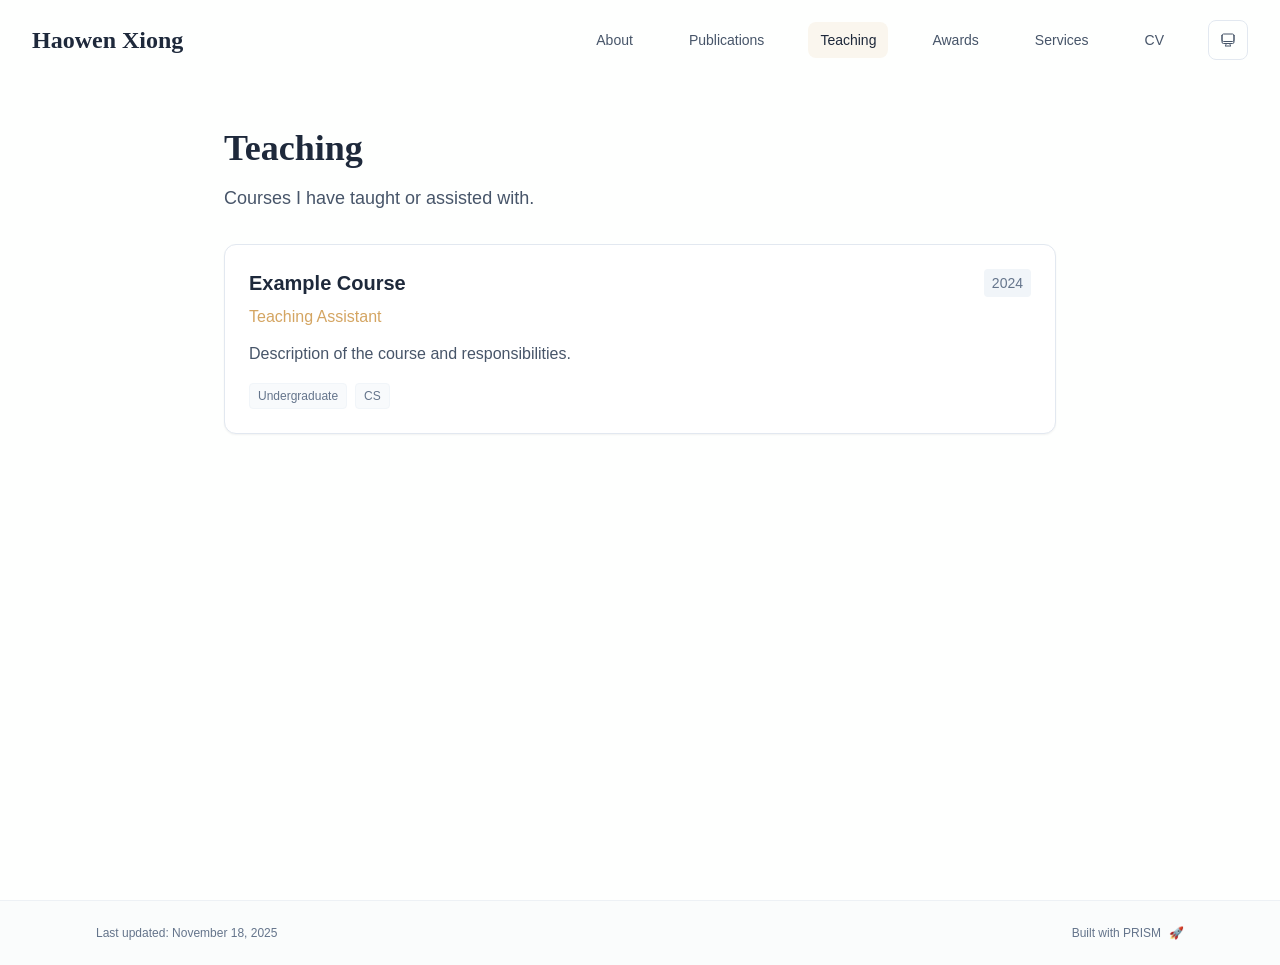
<file: teaching/index.html>
<!DOCTYPE html><html lang="en" class="scroll-smooth"><head><meta charSet="utf-8"/><meta name="viewport" content="width=device-width, initial-scale=1"/><link rel="stylesheet" href="/_next/static/css/92b53c90e215dddf.css" data-precedence="next"/><link rel="preload" as="script" fetchPriority="low" href="/_next/static/chunks/webpack-679b75d1c4c2027c.js"/><script src="/_next/static/chunks/4bd1b696-70b6d399998de86a.js" async=""></script><script src="/_next/static/chunks/684-5aaa8290a129f299.js" async=""></script><script src="/_next/static/chunks/main-app-f77260fa3270a9c8.js" async=""></script><script src="/_next/static/chunks/17-9c04c9413a9f9f1f.js" async=""></script><script src="/_next/static/chunks/874-6cc630662f3664af.js" async=""></script><script src="/_next/static/chunks/862-15038af301665bb3.js" async=""></script><script src="/_next/static/chunks/app/layout-1b85ed342265c394.js" async=""></script><script src="/_next/static/chunks/178-595a94b9af1e67b5.js" async=""></script><script src="/_next/static/chunks/748-b0753eeaf12cb586.js" async=""></script><script src="/_next/static/chunks/app/%5Bslug%5D/page-4ed7afdf6d6afac8.js" async=""></script><link rel="icon" href="/favicon.svg" type="image/svg+xml"/><link rel="dns-prefetch" href="https://google-fonts.jialeliu.com"/><link rel="preconnect" href="https://google-fonts.jialeliu.com" crossorigin=""/><link rel="preload" as="style" href="https://google-fonts.jialeliu.com/css2?family=Inter:wght@300;400;500;600;700&amp;family=Crimson+Text:ital,wght@0,400;0,600;1,400&amp;display=swap"/><link rel="stylesheet" id="gfonts-css" href="https://google-fonts.jialeliu.com/css2?family=Inter:wght@300;400;500;600;700&amp;family=Crimson+Text:ital,wght@0,400;0,600;1,400&amp;display=swap" media="print"/><script>
              (function(){
                var l = document.getElementById('gfonts-css');
                if (!l) return;
                if (l.media !== 'all') {
                  l.addEventListener('load', function(){ try { l.media = 'all'; } catch(e){} });
                }
              })();
            </script><noscript><link rel="stylesheet" href="https://google-fonts.jialeliu.com/css2?family=Inter:wght@300;400;500;600;700&amp;family=Crimson+Text:ital,wght@0,400;0,600;1,400&amp;display=swap"/></noscript><script>
              try {
                const theme = localStorage.getItem('theme-storage');
                const parsed = theme ? JSON.parse(theme) : null;
                const setting = parsed?.state?.theme || 'system';
                const prefersDark = typeof window !== 'undefined' && window.matchMedia && window.matchMedia('(prefers-color-scheme: dark)').matches;
                const effective = setting === 'dark' ? 'dark' : (setting === 'light' ? 'light' : (prefersDark ? 'dark' : 'light'));
                var root = document.documentElement;
                root.classList.add(effective);
                root.setAttribute('data-theme', effective);
              } catch (e) {
                var root = document.documentElement;
                root.classList.add('light');
                root.setAttribute('data-theme', 'light');
              }
            </script><title>Teaching | Haowen Xiong</title><meta name="description" content="Courses I have taught or assisted with."/><meta name="author" content="Haowen Xiong"/><meta name="keywords" content="Haowen Xiong,PhD,Research,University of Example"/><meta name="creator" content="Haowen Xiong"/><meta name="publisher" content="Haowen Xiong"/><meta property="og:title" content="Haowen Xiong"/><meta property="og:description" content="PhD student at the University of Example."/><meta property="og:site_name" content="Haowen Xiong&#x27;s Academic Website"/><meta property="og:locale" content="en_US"/><meta property="og:type" content="website"/><meta name="twitter:card" content="summary"/><meta name="twitter:title" content="Haowen Xiong"/><meta name="twitter:description" content="PhD student at the University of Example."/><link rel="icon" href="/favicon.svg"/><script>document.querySelectorAll('body link[rel="icon"], body link[rel="apple-touch-icon"]').forEach(el => document.head.appendChild(el))</script><script src="/_next/static/chunks/polyfills-42372ed130431b0a.js" noModule=""></script></head><body class="font-sans antialiased"><div style="visibility:hidden"><nav class="fixed top-0 left-0 right-0 z-50" data-headlessui-state=""><div class="transition-all duration-300 ease-out bg-transparent" style="transform:translateY(-100px)"><div class="max-w-7xl mx-auto px-4 sm:px-6 lg:px-8"><div class="flex justify-between items-center h-16 lg:h-20"><div class="flex-shrink-0" tabindex="0"><a class="text-xl lg:text-2xl font-serif font-semibold text-primary hover:text-accent transition-colors duration-200" href="/">Haowen Xiong</a></div><div class="hidden lg:block"><div class="ml-10 flex items-center space-x-8"><div class="flex items-baseline space-x-8"><a class="relative px-3 py-2 text-sm font-medium transition-all duration-200 rounded hover:bg-accent/10 hover:shadow-sm text-neutral-600 hover:text-primary" href="/"><span class="relative z-10">About</span></a><a class="relative px-3 py-2 text-sm font-medium transition-all duration-200 rounded hover:bg-accent/10 hover:shadow-sm text-neutral-600 hover:text-primary" href="/publications/"><span class="relative z-10">Publications</span></a><a class="relative px-3 py-2 text-sm font-medium transition-all duration-200 rounded hover:bg-accent/10 hover:shadow-sm text-primary" href="/teaching/"><span class="relative z-10">Teaching</span><div class="absolute inset-0 bg-accent/10 rounded-lg"></div></a><a class="relative px-3 py-2 text-sm font-medium transition-all duration-200 rounded hover:bg-accent/10 hover:shadow-sm text-neutral-600 hover:text-primary" href="/awards/"><span class="relative z-10">Awards</span></a><a class="relative px-3 py-2 text-sm font-medium transition-all duration-200 rounded hover:bg-accent/10 hover:shadow-sm text-neutral-600 hover:text-primary" href="/services/"><span class="relative z-10">Services</span></a><a class="relative px-3 py-2 text-sm font-medium transition-all duration-200 rounded hover:bg-accent/10 hover:shadow-sm text-neutral-600 hover:text-primary" href="/cv/"><span class="relative z-10">CV</span></a></div><div class="flex items-center justify-center w-10 h-10 rounded-lg border border-neutral-200 dark:border-[rgba(148,163,184,0.24)] bg-background dark:bg-neutral-800"><div class="w-4 h-4 rounded-full bg-neutral-300 animate-pulse"></div></div></div></div><div class="lg:hidden flex items-center space-x-2"><div class="flex items-center justify-center w-10 h-10 rounded-lg border border-neutral-200 dark:border-[rgba(148,163,184,0.24)] bg-background dark:bg-neutral-800"><div class="w-4 h-4 rounded-full bg-neutral-300 animate-pulse"></div></div><button class="inline-flex items-center justify-center p-2 rounded-md text-neutral-600 hover:text-primary hover:bg-neutral-100 dark:hover:bg-neutral-800 focus:outline-none focus:ring-2 focus:ring-inset focus:ring-accent transition-colors duration-200" id="headlessui-disclosure-button-«R5pdb»" type="button" aria-expanded="false" data-headlessui-state=""><span class="sr-only">Open main menu</span><div><svg xmlns="http://www.w3.org/2000/svg" fill="none" viewBox="0 0 24 24" stroke-width="1.5" stroke="currentColor" aria-hidden="true" data-slot="icon" class="block h-6 w-6"><path stroke-linecap="round" stroke-linejoin="round" d="M3.75 6.75h16.5M3.75 12h16.5m-16.5 5.25h16.5"></path></svg></div></button></div></div></div></div></nav><main class="min-h-screen pt-16 lg:pt-20"><div class="max-w-4xl mx-auto px-4 sm:px-6 lg:px-8 py-12"><div style="opacity:0;transform:translateY(20px)"><div class="mb-8"><h1 class="text-4xl font-serif font-bold text-primary mb-4">Teaching</h1><p class="text-lg text-neutral-600 dark:text-neutral-500 max-w-2xl">Courses I have taught or assisted with.</p></div><div class="grid gap-6"><div class="bg-white dark:bg-neutral-900 p-6 rounded-xl shadow-sm border border-neutral-200 dark:border-neutral-800 hover:shadow-lg transition-all duration-200 hover:scale-[1.01]" style="opacity:0;transform:translateY(20px)"><div class="flex justify-between items-start mb-2"><h3 class="text-xl font-semibold text-primary">Example Course</h3><span class="text-sm text-neutral-500 font-medium bg-neutral-100 dark:bg-neutral-800 px-2 py-1 rounded">2024</span></div><p class="text-base text-accent font-medium mb-3">Teaching Assistant</p><p class="text-base text-neutral-600 dark:text-neutral-500 leading-relaxed">Description of the course and responsibilities.</p><div class="flex flex-wrap gap-2 mt-4"><span class="text-xs text-neutral-500 bg-neutral-50 dark:bg-neutral-800/50 px-2 py-1 rounded border border-neutral-100 dark:border-neutral-800">Undergraduate</span><span class="text-xs text-neutral-500 bg-neutral-50 dark:bg-neutral-800/50 px-2 py-1 rounded border border-neutral-100 dark:border-neutral-800">CS</span></div></div></div></div></div><!--$--><!--/$--><!--$--><!--/$--></main><footer class="border-t border-neutral-200/50 bg-neutral-50/50 dark:bg-neutral-900/50 dark:border-neutral-700/50"><div class="max-w-6xl mx-auto px-4 sm:px-6 lg:px-8 py-6"><div class="flex flex-col sm:flex-row justify-between items-center gap-2"><p class="text-xs text-neutral-500">Last updated: <!-- -->November 18, 2025</p><p class="text-xs text-neutral-500 flex items-center"><a href="https://github.com/xyjoey/PRISM" target="_blank" rel="noopener noreferrer">Built with PRISM</a><span class="ml-2">🚀</span></p></div></div></footer></div><script src="/_next/static/chunks/webpack-679b75d1c4c2027c.js" async=""></script><script>(self.__next_f=self.__next_f||[]).push([0])</script><script>self.__next_f.push([1,"1:\"$Sreact.fragment\"\n2:I[3719,[\"17\",\"static/chunks/17-9c04c9413a9f9f1f.js\",\"874\",\"static/chunks/874-6cc630662f3664af.js\",\"862\",\"static/chunks/862-15038af301665bb3.js\",\"177\",\"static/chunks/app/layout-1b85ed342265c394.js\"],\"ThemeProvider\"]\n3:I[768,[\"17\",\"static/chunks/17-9c04c9413a9f9f1f.js\",\"874\",\"static/chunks/874-6cc630662f3664af.js\",\"862\",\"static/chunks/862-15038af301665bb3.js\",\"177\",\"static/chunks/app/layout-1b85ed342265c394.js\"],\"default\"]\n4:I[7555,[],\"\"]\n5:I[1295,[],\"\"]\n6:I[2548,[\"17\",\"static/chunks/17-9c04c9413a9f9f1f.js\",\"874\",\"static/chunks/874-6cc630662f3664af.js\",\"862\",\"static/chunks/862-15038af301665bb3.js\",\"177\",\"static/chunks/app/layout-1b85ed342265c394.js\"],\"default\"]\n8:I[9665,[],\"MetadataBoundary\"]\na:I[9665,[],\"OutletBoundary\"]\nd:I[4911,[],\"AsyncMetadataOutlet\"]\nf:I[9665,[],\"ViewportBoundary\"]\n11:I[6614,[],\"\"]\n:HL[\"/_next/static/css/92b53c90e215dddf.css\",\"style\"]\n"])</script><script>self.__next_f.push([1,"0:{\"P\":null,\"b\":\"OfKI8vn_P5P7YzeO_XVMU\",\"p\":\"\",\"c\":[\"\",\"teaching\",\"\"],\"i\":false,\"f\":[[[\"\",{\"children\":[[\"slug\",\"teaching\",\"d\"],{\"children\":[\"__PAGE__\",{}]}]},\"$undefined\",\"$undefined\",true],[\"\",[\"$\",\"$1\",\"c\",{\"children\":[[[\"$\",\"link\",\"0\",{\"rel\":\"stylesheet\",\"href\":\"/_next/static/css/92b53c90e215dddf.css\",\"precedence\":\"next\",\"crossOrigin\":\"$undefined\",\"nonce\":\"$undefined\"}]],[\"$\",\"html\",null,{\"lang\":\"en\",\"className\":\"scroll-smooth\",\"suppressHydrationWarning\":true,\"children\":[[\"$\",\"head\",null,{\"children\":[[\"$\",\"link\",null,{\"rel\":\"icon\",\"href\":\"/favicon.svg\",\"type\":\"image/svg+xml\"}],[\"$\",\"link\",null,{\"rel\":\"dns-prefetch\",\"href\":\"https://google-fonts.jialeliu.com\"}],[\"$\",\"link\",null,{\"rel\":\"preconnect\",\"href\":\"https://google-fonts.jialeliu.com\",\"crossOrigin\":\"\"}],[\"$\",\"link\",null,{\"rel\":\"preload\",\"as\":\"style\",\"href\":\"https://google-fonts.jialeliu.com/css2?family=Inter:wght@300;400;500;600;700\u0026family=Crimson+Text:ital,wght@0,400;0,600;1,400\u0026display=swap\"}],[\"$\",\"link\",null,{\"rel\":\"stylesheet\",\"id\":\"gfonts-css\",\"href\":\"https://google-fonts.jialeliu.com/css2?family=Inter:wght@300;400;500;600;700\u0026family=Crimson+Text:ital,wght@0,400;0,600;1,400\u0026display=swap\",\"media\":\"print\"}],[\"$\",\"script\",null,{\"dangerouslySetInnerHTML\":{\"__html\":\"\\n              (function(){\\n                var l = document.getElementById('gfonts-css');\\n                if (!l) return;\\n                if (l.media !== 'all') {\\n                  l.addEventListener('load', function(){ try { l.media = 'all'; } catch(e){} });\\n                }\\n              })();\\n            \"}}],[\"$\",\"noscript\",null,{\"children\":[\"$\",\"link\",null,{\"rel\":\"stylesheet\",\"href\":\"https://google-fonts.jialeliu.com/css2?family=Inter:wght@300;400;500;600;700\u0026family=Crimson+Text:ital,wght@0,400;0,600;1,400\u0026display=swap\"}]}],[\"$\",\"script\",null,{\"dangerouslySetInnerHTML\":{\"__html\":\"\\n              try {\\n                const theme = localStorage.getItem('theme-storage');\\n                const parsed = theme ? JSON.parse(theme) : null;\\n                const setting = parsed?.state?.theme || 'system';\\n                const prefersDark = typeof window !== 'undefined' \u0026\u0026 window.matchMedia \u0026\u0026 window.matchMedia('(prefers-color-scheme: dark)').matches;\\n                const effective = setting === 'dark' ? 'dark' : (setting === 'light' ? 'light' : (prefersDark ? 'dark' : 'light'));\\n                var root = document.documentElement;\\n                root.classList.add(effective);\\n                root.setAttribute('data-theme', effective);\\n              } catch (e) {\\n                var root = document.documentElement;\\n                root.classList.add('light');\\n                root.setAttribute('data-theme', 'light');\\n              }\\n            \"}}]]}],[\"$\",\"body\",null,{\"className\":\"font-sans antialiased\",\"children\":[\"$\",\"$L2\",null,{\"children\":[[\"$\",\"$L3\",null,{\"items\":[{\"title\":\"About\",\"type\":\"page\",\"target\":\"about\",\"href\":\"/\"},{\"title\":\"Publications\",\"type\":\"page\",\"target\":\"publications\",\"href\":\"/publications\"},{\"title\":\"Teaching\",\"type\":\"page\",\"target\":\"teaching\",\"href\":\"/teaching\"},{\"title\":\"Awards\",\"type\":\"page\",\"target\":\"awards\",\"href\":\"/awards\"},{\"title\":\"Services\",\"type\":\"page\",\"target\":\"services\",\"href\":\"/services\"},{\"title\":\"CV\",\"type\":\"page\",\"target\":\"cv\",\"href\":\"/cv\"}],\"siteTitle\":\"Haowen Xiong\",\"enableOnePageMode\":false}],[\"$\",\"main\",null,{\"className\":\"min-h-screen pt-16 lg:pt-20\",\"children\":[\"$\",\"$L4\",null,{\"parallelRouterKey\":\"children\",\"error\":\"$undefined\",\"errorStyles\":\"$undefined\",\"errorScripts\":\"$undefined\",\"template\":[\"$\",\"$L5\",null,{}],\"templateStyles\":\"$undefined\",\"templateScripts\":\"$undefined\",\"notFound\":[[[\"$\",\"title\",null,{\"children\":\"404: This page could not be found.\"}],[\"$\",\"div\",null,{\"style\":{\"fontFamily\":\"system-ui,\\\"Segoe UI\\\",Roboto,Helvetica,Arial,sans-serif,\\\"Apple Color Emoji\\\",\\\"Segoe UI Emoji\\\"\",\"height\":\"100vh\",\"textAlign\":\"center\",\"display\":\"flex\",\"flexDirection\":\"column\",\"alignItems\":\"center\",\"justifyContent\":\"center\"},\"children\":[\"$\",\"div\",null,{\"children\":[[\"$\",\"style\",null,{\"dangerouslySetInnerHTML\":{\"__html\":\"body{color:#000;background:#fff;margin:0}.next-error-h1{border-right:1px solid rgba(0,0,0,.3)}@media (prefers-color-scheme:dark){body{color:#fff;background:#000}.next-error-h1{border-right:1px solid rgba(255,255,255,.3)}}\"}}],[\"$\",\"h1\",null,{\"className\":\"next-error-h1\",\"style\":{\"display\":\"inline-block\",\"margin\":\"0 20px 0 0\",\"padding\":\"0 23px 0 0\",\"fontSize\":24,\"fontWeight\":500,\"verticalAlign\":\"top\",\"lineHeight\":\"49px\"},\"children\":404}],[\"$\",\"div\",null,{\"style\":{\"display\":\"inline-block\"},\"children\":[\"$\",\"h2\",null,{\"style\":{\"fontSize\":14,\"fontWeight\":400,\"lineHeight\":\"49px\",\"margin\":0},\"children\":\"This page could not be found.\"}]}]]}]}]],[]],\"forbidden\":\"$undefined\",\"unauthorized\":\"$undefined\"}]}],[\"$\",\"$L6\",null,{\"lastUpdated\":\"November 18, 2025\"}]]}]}]]}]]}],{\"children\":[[\"slug\",\"teaching\",\"d\"],[\"$\",\"$1\",\"c\",{\"children\":[null,[\"$\",\"$L4\",null,{\"parallelRouterKey\":\"children\",\"error\":\"$undefined\",\"errorStyles\":\"$undefined\",\"errorScripts\":\"$undefined\",\"template\":[\"$\",\"$L5\",null,{}],\"templateStyles\":\"$undefined\",\"templateScripts\":\"$undefined\",\"notFound\":\"$undefined\",\"forbidden\":\"$undefined\",\"unauthorized\":\"$undefined\"}]]}],{\"children\":[\"__PAGE__\",[\"$\",\"$1\",\"c\",{\"children\":[\"$L7\",[\"$\",\"$L8\",null,{\"children\":\"$L9\"}],null,[\"$\",\"$La\",null,{\"children\":[\"$Lb\",\"$Lc\",[\"$\",\"$Ld\",null,{\"promise\":\"$@e\"}]]}]]}],{},null,false]},null,false]},null,false],[\"$\",\"$1\",\"h\",{\"children\":[null,[\"$\",\"$1\",\"wvI-jf6q4R_3W6Ug1tWlS\",{\"children\":[[\"$\",\"$Lf\",null,{\"children\":\"$L10\"}],null]}],null]}],false]],\"m\":\"$undefined\",\"G\":[\"$11\",\"$undefined\"],\"s\":false,\"S\":true}\n"])</script><script>self.__next_f.push([1,"12:\"$Sreact.suspense\"\n13:I[4911,[],\"AsyncMetadata\"]\n15:I[3684,[\"17\",\"static/chunks/17-9c04c9413a9f9f1f.js\",\"178\",\"static/chunks/178-595a94b9af1e67b5.js\",\"748\",\"static/chunks/748-b0753eeaf12cb586.js\",\"182\",\"static/chunks/app/%5Bslug%5D/page-4ed7afdf6d6afac8.js\"],\"default\"]\n9:[\"$\",\"$12\",null,{\"fallback\":null,\"children\":[\"$\",\"$L13\",null,{\"promise\":\"$@14\"}]}]\n7:[\"$\",\"div\",null,{\"className\":\"max-w-4xl mx-auto px-4 sm:px-6 lg:px-8 py-12\",\"children\":[false,false,[\"$\",\"$L15\",null,{\"config\":{\"type\":\"card\",\"title\":\"Teaching\",\"description\":\"Courses I have taught or assisted with.\",\"items\":[{\"title\":\"Example Course\",\"subtitle\":\"Teaching Assistant\",\"date\":\"2024\",\"content\":\"Description of the course and responsibilities.\",\"tags\":[\"Undergraduate\",\"CS\"]}]}}]]}]\n"])</script><script>self.__next_f.push([1,"c:null\n"])</script><script>self.__next_f.push([1,"10:[[\"$\",\"meta\",\"0\",{\"charSet\":\"utf-8\"}],[\"$\",\"meta\",\"1\",{\"name\":\"viewport\",\"content\":\"width=device-width, initial-scale=1\"}]]\nb:null\n"])</script><script>self.__next_f.push([1,"14:{\"metadata\":[[\"$\",\"title\",\"0\",{\"children\":\"Teaching | Haowen Xiong\"}],[\"$\",\"meta\",\"1\",{\"name\":\"description\",\"content\":\"Courses I have taught or assisted with.\"}],[\"$\",\"meta\",\"2\",{\"name\":\"author\",\"content\":\"Haowen Xiong\"}],[\"$\",\"meta\",\"3\",{\"name\":\"keywords\",\"content\":\"Haowen Xiong,PhD,Research,University of Example\"}],[\"$\",\"meta\",\"4\",{\"name\":\"creator\",\"content\":\"Haowen Xiong\"}],[\"$\",\"meta\",\"5\",{\"name\":\"publisher\",\"content\":\"Haowen Xiong\"}],[\"$\",\"meta\",\"6\",{\"property\":\"og:title\",\"content\":\"Haowen Xiong\"}],[\"$\",\"meta\",\"7\",{\"property\":\"og:description\",\"content\":\"PhD student at the University of Example.\"}],[\"$\",\"meta\",\"8\",{\"property\":\"og:site_name\",\"content\":\"Haowen Xiong's Academic Website\"}],[\"$\",\"meta\",\"9\",{\"property\":\"og:locale\",\"content\":\"en_US\"}],[\"$\",\"meta\",\"10\",{\"property\":\"og:type\",\"content\":\"website\"}],[\"$\",\"meta\",\"11\",{\"name\":\"twitter:card\",\"content\":\"summary\"}],[\"$\",\"meta\",\"12\",{\"name\":\"twitter:title\",\"content\":\"Haowen Xiong\"}],[\"$\",\"meta\",\"13\",{\"name\":\"twitter:description\",\"content\":\"PhD student at the University of Example.\"}],[\"$\",\"link\",\"14\",{\"rel\":\"icon\",\"href\":\"/favicon.svg\"}]],\"error\":null,\"digest\":\"$undefined\"}\ne:{\"metadata\":\"$14:metadata\",\"error\":null,\"digest\":\"$undefined\"}\n"])</script></body></html>
</file>
<file: _next/static/css/910c7e06a9effa03.css>
/*! tailwindcss v4.1.10 | MIT License | https://tailwindcss.com */@layer properties{@supports (((-webkit-hyphens:none)) and (not (margin-trim:inline))) or ((-moz-orient:inline) and (not (color:rgb(from red r g b)))){*,::backdrop,:after,:before{--tw-translate-x:0;--tw-translate-y:0;--tw-translate-z:0;--tw-rotate-x:initial;--tw-rotate-y:initial;--tw-rotate-z:initial;--tw-skew-x:initial;--tw-skew-y:initial;--tw-space-y-reverse:0;--tw-space-x-reverse:0;--tw-border-style:solid;--tw-leading:initial;--tw-font-weight:initial;--tw-shadow:0 0 #0000;--tw-shadow-color:initial;--tw-shadow-alpha:100%;--tw-inset-shadow:0 0 #0000;--tw-inset-shadow-color:initial;--tw-inset-shadow-alpha:100%;--tw-ring-color:initial;--tw-ring-shadow:0 0 #0000;--tw-inset-ring-color:initial;--tw-inset-ring-shadow:0 0 #0000;--tw-ring-inset:initial;--tw-ring-offset-width:0px;--tw-ring-offset-color:#fff;--tw-ring-offset-shadow:0 0 #0000;--tw-blur:initial;--tw-brightness:initial;--tw-contrast:initial;--tw-grayscale:initial;--tw-hue-rotate:initial;--tw-invert:initial;--tw-opacity:initial;--tw-saturate:initial;--tw-sepia:initial;--tw-drop-shadow:initial;--tw-drop-shadow-color:initial;--tw-drop-shadow-alpha:100%;--tw-drop-shadow-size:initial;--tw-backdrop-blur:initial;--tw-backdrop-brightness:initial;--tw-backdrop-contrast:initial;--tw-backdrop-grayscale:initial;--tw-backdrop-hue-rotate:initial;--tw-backdrop-invert:initial;--tw-backdrop-opacity:initial;--tw-backdrop-saturate:initial;--tw-backdrop-sepia:initial;--tw-duration:initial;--tw-ease:initial;--tw-scale-x:1;--tw-scale-y:1;--tw-scale-z:1}}}@layer theme{:host,:root{--font-sans:"Inter",-apple-system,BlinkMacSystemFont,"Segoe UI",Roboto,sans-serif;--color-red-50:oklch(97.1% .013 17.38);--color-red-400:oklch(70.4% .191 22.216);--color-red-600:oklch(57.7% .245 27.325);--color-red-900:oklch(39.6% .141 25.723);--color-white:#fff;--spacing:.25rem;--container-2xl:42rem;--container-3xl:48rem;--container-4xl:56rem;--container-6xl:72rem;--container-7xl:80rem;--text-xs:.75rem;--text-xs--line-height:calc(1/.75);--text-sm:.875rem;--text-sm--line-height:calc(1.25/.875);--text-base:1rem;--text-base--line-height:calc(1.5/1);--text-lg:1.125rem;--text-lg--line-height:calc(1.75/1.125);--text-xl:1.25rem;--text-xl--line-height:calc(1.75/1.25);--text-2xl:1.5rem;--text-2xl--line-height:calc(2/1.5);--text-3xl:1.875rem;--text-3xl--line-height:calc(2.25/1.875);--text-4xl:2.25rem;--text-4xl--line-height:calc(2.5/2.25);--font-weight-medium:500;--font-weight-semibold:600;--font-weight-bold:700;--leading-tight:1.25;--leading-relaxed:1.625;--radius-md:.375rem;--radius-lg:.5rem;--radius-xl:.75rem;--radius-2xl:1rem;--ease-out:cubic-bezier(0,0,.2,1);--animate-pulse:pulse 2s cubic-bezier(.4,0,.6,1)infinite;--blur-xl:24px;--aspect-video:16/9;--default-transition-duration:.15s;--default-transition-timing-function:cubic-bezier(.4,0,.2,1);--default-font-family:"Inter",-apple-system,BlinkMacSystemFont,"Segoe UI",Roboto,sans-serif;--default-mono-font-family:"SF Mono",Monaco,"Cascadia Code","Roboto Mono",Consolas,"Courier New",monospace;--line-height-normal:1.5;--shadow-glass:0 8px 32px 0 #1f26875e}}@layer base{*,::backdrop,:after,:before{box-sizing:border-box;border:0 solid;margin:0;padding:0}::file-selector-button{box-sizing:border-box;border:0 solid;margin:0;padding:0}:host,html{-webkit-text-size-adjust:100%;tab-size:4;line-height:1.5;font-family:var(--default-font-family,ui-sans-serif,system-ui,sans-serif,"Apple Color Emoji","Segoe UI Emoji","Segoe UI Symbol","Noto Color Emoji");font-feature-settings:var(--default-font-feature-settings,normal);font-variation-settings:var(--default-font-variation-settings,normal);-webkit-tap-highlight-color:transparent}hr{height:0;color:inherit;border-top-width:1px}abbr:where([title]){-webkit-text-decoration:underline dotted;text-decoration:underline dotted}h1,h2,h3,h4,h5,h6{font-size:inherit;font-weight:inherit}a{color:inherit;-webkit-text-decoration:inherit;text-decoration:inherit}b,strong{font-weight:bolder}code,kbd,pre,samp{font-family:var(--default-mono-font-family,ui-monospace,SFMono-Regular,Menlo,Monaco,Consolas,"Liberation Mono","Courier New",monospace);font-feature-settings:var(--default-mono-font-feature-settings,normal);font-variation-settings:var(--default-mono-font-variation-settings,normal);font-size:1em}small{font-size:80%}sub,sup{vertical-align:baseline;font-size:75%;line-height:0;position:relative}sub{bottom:-.25em}sup{top:-.5em}table{text-indent:0;border-color:inherit;border-collapse:collapse}:-moz-focusring{outline:auto}progress{vertical-align:baseline}summary{display:list-item}menu,ol,ul{list-style:none}audio,canvas,embed,iframe,img,object,svg,video{vertical-align:middle;display:block}img,video{max-width:100%;height:auto}button,input,optgroup,select,textarea{font:inherit;font-feature-settings:inherit;font-variation-settings:inherit;letter-spacing:inherit;color:inherit;opacity:1;background-color:#0000;border-radius:0}::file-selector-button{font:inherit;font-feature-settings:inherit;font-variation-settings:inherit;letter-spacing:inherit;color:inherit;opacity:1;background-color:#0000;border-radius:0}:where(select:is([multiple],[size])) optgroup{font-weight:bolder}:where(select:is([multiple],[size])) optgroup option{padding-inline-start:20px}::file-selector-button{margin-inline-end:4px}::placeholder{opacity:1}@supports (not ((-webkit-appearance:-apple-pay-button))) or (contain-intrinsic-size:1px){::placeholder{color:currentColor}@supports (color:color-mix(in lab,red,red)){::placeholder{color:color-mix(in oklab,currentcolor 50%,transparent)}}}textarea{resize:vertical}::-webkit-search-decoration{-webkit-appearance:none}::-webkit-date-and-time-value{min-height:1lh;text-align:inherit}::-webkit-datetime-edit{display:inline-flex}::-webkit-datetime-edit-fields-wrapper{padding:0}::-webkit-datetime-edit,::-webkit-datetime-edit-year-field{padding-block:0}::-webkit-datetime-edit-day-field,::-webkit-datetime-edit-month-field{padding-block:0}::-webkit-datetime-edit-hour-field,::-webkit-datetime-edit-minute-field{padding-block:0}::-webkit-datetime-edit-millisecond-field,::-webkit-datetime-edit-second-field{padding-block:0}::-webkit-datetime-edit-meridiem-field{padding-block:0}:-moz-ui-invalid{box-shadow:none}button,input:where([type=button],[type=reset],[type=submit]){appearance:button}::file-selector-button{appearance:button}::-webkit-inner-spin-button,::-webkit-outer-spin-button{height:auto}[hidden]:where(:not([hidden=until-found])){display:none!important}}@layer components;@layer utilities{.sr-only{clip:rect(0,0,0,0);white-space:nowrap;border-width:0;width:1px;height:1px;margin:-1px;padding:0;overflow:hidden}.absolute,.sr-only{position:absolute}.fixed{position:fixed}.relative{position:relative}.static{position:static}.sticky{position:sticky}.inset-0{inset:calc(var(--spacing)*0)}.top-0{top:calc(var(--spacing)*0)}.top-1\/2{top:50%}.top-2{top:calc(var(--spacing)*2)}.top-8{top:calc(var(--spacing)*8)}.top-full{top:100%}.right-0{right:calc(var(--spacing)*0)}.right-2{right:calc(var(--spacing)*2)}.left-0{left:calc(var(--spacing)*0)}.left-1\/2{left:50%}.left-3{left:calc(var(--spacing)*3)}.z-10{z-index:10}.z-20{z-index:20}.z-40{z-index:40}.z-50{z-index:50}.container{width:100%}@media (min-width:40rem){.container{max-width:40rem}}@media (min-width:48rem){.container{max-width:48rem}}@media (min-width:64rem){.container{max-width:64rem}}@media (min-width:80rem){.container{max-width:80rem}}@media (min-width:96rem){.container{max-width:96rem}}.mx-auto{margin-inline:auto}.my-4{margin-block:calc(var(--spacing)*4)}.mt-1{margin-top:calc(var(--spacing)*1)}.mt-2{margin-top:calc(var(--spacing)*2)}.mt-4{margin-top:calc(var(--spacing)*4)}.mt-6{margin-top:calc(var(--spacing)*6)}.mt-8{margin-top:calc(var(--spacing)*8)}.mt-auto{margin-top:auto}.mr-1{margin-right:calc(var(--spacing)*1)}.mr-1\.5{margin-right:calc(var(--spacing)*1.5)}.mr-2{margin-right:calc(var(--spacing)*2)}.mb-1{margin-bottom:calc(var(--spacing)*1)}.mb-2{margin-bottom:calc(var(--spacing)*2)}.mb-3{margin-bottom:calc(var(--spacing)*3)}.mb-4{margin-bottom:calc(var(--spacing)*4)}.mb-6{margin-bottom:calc(var(--spacing)*6)}.mb-8{margin-bottom:calc(var(--spacing)*8)}.ml-0{margin-left:calc(var(--spacing)*0)}.ml-2{margin-left:calc(var(--spacing)*2)}.ml-4{margin-left:calc(var(--spacing)*4)}.ml-10{margin-left:calc(var(--spacing)*10)}.line-clamp-2{-webkit-line-clamp:2}.line-clamp-2,.line-clamp-3{-webkit-box-orient:vertical;display:-webkit-box;overflow:hidden}.line-clamp-3{-webkit-line-clamp:3}.block{display:block}.contents{display:contents}.flex{display:flex}.grid{display:grid}.hidden{display:none}.inline-flex{display:inline-flex}.aspect-video{aspect-ratio:var(--aspect-video)}.h-0{height:calc(var(--spacing)*0)}.h-2\.5{height:calc(var(--spacing)*2.5)}.h-3{height:calc(var(--spacing)*3)}.h-4{height:calc(var(--spacing)*4)}.h-5{height:calc(var(--spacing)*5)}.h-6{height:calc(var(--spacing)*6)}.h-10{height:calc(var(--spacing)*10)}.h-16{height:calc(var(--spacing)*16)}.h-64{height:calc(var(--spacing)*64)}.h-full{height:100%}.min-h-screen{min-height:100vh}.w-0{width:calc(var(--spacing)*0)}.w-2\.5{width:calc(var(--spacing)*2.5)}.w-3{width:calc(var(--spacing)*3)}.w-4{width:calc(var(--spacing)*4)}.w-5{width:calc(var(--spacing)*5)}.w-6{width:calc(var(--spacing)*6)}.w-10{width:calc(var(--spacing)*10)}.w-16{width:calc(var(--spacing)*16)}.w-32{width:calc(var(--spacing)*32)}.w-64{width:calc(var(--spacing)*64)}.w-full{width:100%}.max-w-2xl{max-width:var(--container-2xl)}.max-w-3xl{max-width:var(--container-3xl)}.max-w-4xl{max-width:var(--container-4xl)}.max-w-6xl{max-width:var(--container-6xl)}.max-w-7xl{max-width:var(--container-7xl)}.max-w-\[calc\(100vw-2rem\)\]{max-width:calc(100vw - 2rem)}.flex-shrink-0{flex-shrink:0}.flex-grow{flex-grow:1}.-translate-x-1\/2{--tw-translate-x:calc(calc(1/2*100%)*-1)}.-translate-x-1\/2,.-translate-y-1\/2{translate:var(--tw-translate-x)var(--tw-translate-y)}.-translate-y-1\/2{--tw-translate-y:calc(calc(1/2*100%)*-1)}.-translate-y-full{--tw-translate-y:-100%;translate:var(--tw-translate-x)var(--tw-translate-y)}.transform{transform:var(--tw-rotate-x,)var(--tw-rotate-y,)var(--tw-rotate-z,)var(--tw-skew-x,)var(--tw-skew-y,)}.animate-pulse{animation:var(--animate-pulse)}.cursor-pointer{cursor:pointer}.scroll-mt-24{scroll-margin-top:calc(var(--spacing)*24)}.list-inside{list-style-position:inside}.list-decimal{list-style-type:decimal}.list-disc{list-style-type:disc}.grid-cols-1{grid-template-columns:repeat(1,minmax(0,1fr))}.flex-col{flex-direction:column}.flex-wrap{flex-wrap:wrap}.items-baseline{align-items:baseline}.items-center{align-items:center}.items-start{align-items:flex-start}.justify-between{justify-content:space-between}.justify-center{justify-content:center}.gap-2{gap:calc(var(--spacing)*2)}.gap-3{gap:calc(var(--spacing)*3)}.gap-4{gap:calc(var(--spacing)*4)}.gap-6{gap:calc(var(--spacing)*6)}.gap-12{gap:calc(var(--spacing)*12)}:where(.space-y-1>:not(:last-child)){--tw-space-y-reverse:0;margin-block-start:calc(calc(var(--spacing)*1)*var(--tw-space-y-reverse));margin-block-end:calc(calc(var(--spacing)*1)*calc(1 - var(--tw-space-y-reverse)))}:where(.space-y-2>:not(:last-child)){--tw-space-y-reverse:0;margin-block-start:calc(calc(var(--spacing)*2)*var(--tw-space-y-reverse));margin-block-end:calc(calc(var(--spacing)*2)*calc(1 - var(--tw-space-y-reverse)))}:where(.space-y-3>:not(:last-child)){--tw-space-y-reverse:0;margin-block-start:calc(calc(var(--spacing)*3)*var(--tw-space-y-reverse));margin-block-end:calc(calc(var(--spacing)*3)*calc(1 - var(--tw-space-y-reverse)))}:where(.space-y-4>:not(:last-child)){--tw-space-y-reverse:0;margin-block-start:calc(calc(var(--spacing)*4)*var(--tw-space-y-reverse));margin-block-end:calc(calc(var(--spacing)*4)*calc(1 - var(--tw-space-y-reverse)))}:where(.space-y-6>:not(:last-child)){--tw-space-y-reverse:0;margin-block-start:calc(calc(var(--spacing)*6)*var(--tw-space-y-reverse));margin-block-end:calc(calc(var(--spacing)*6)*calc(1 - var(--tw-space-y-reverse)))}:where(.space-y-8>:not(:last-child)){--tw-space-y-reverse:0;margin-block-start:calc(calc(var(--spacing)*8)*var(--tw-space-y-reverse));margin-block-end:calc(calc(var(--spacing)*8)*calc(1 - var(--tw-space-y-reverse)))}:where(.space-x-0\.5>:not(:last-child)){--tw-space-x-reverse:0;margin-inline-start:calc(calc(var(--spacing)*.5)*var(--tw-space-x-reverse));margin-inline-end:calc(calc(var(--spacing)*.5)*calc(1 - var(--tw-space-x-reverse)))}:where(.space-x-2>:not(:last-child)){--tw-space-x-reverse:0;margin-inline-start:calc(calc(var(--spacing)*2)*var(--tw-space-x-reverse));margin-inline-end:calc(calc(var(--spacing)*2)*calc(1 - var(--tw-space-x-reverse)))}:where(.space-x-3>:not(:last-child)){--tw-space-x-reverse:0;margin-inline-start:calc(calc(var(--spacing)*3)*var(--tw-space-x-reverse));margin-inline-end:calc(calc(var(--spacing)*3)*calc(1 - var(--tw-space-x-reverse)))}:where(.space-x-8>:not(:last-child)){--tw-space-x-reverse:0;margin-inline-start:calc(calc(var(--spacing)*8)*var(--tw-space-x-reverse));margin-inline-end:calc(calc(var(--spacing)*8)*calc(1 - var(--tw-space-x-reverse)))}.overflow-hidden{overflow:hidden}.overflow-x-auto{overflow-x:auto}.scroll-smooth{scroll-behavior:smooth}.rounded{border-radius:.25rem}.rounded-2xl{border-radius:var(--radius-2xl)}.rounded-full{border-radius:3.40282e+38px}.rounded-lg{border-radius:var(--radius-lg)}.rounded-md{border-radius:var(--radius-md)}.rounded-xl{border-radius:var(--radius-xl)}.border{border-style:var(--tw-border-style);border-width:1px}.border-t{border-top-style:var(--tw-border-style);border-top-width:1px}.border-t-4{border-top-style:var(--tw-border-style);border-top-width:4px}.border-r-4{border-right-style:var(--tw-border-style);border-right-width:4px}.border-b{border-bottom-style:var(--tw-border-style);border-bottom-width:1px}.border-l-4{border-left-style:var(--tw-border-style);border-left-width:4px}.border-accent,.border-accent\/50{border-color:var(--accent)}@supports (color:color-mix(in lab,red,red)){.border-accent\/50{border-color:color-mix(in oklab,var(--accent)50%,transparent)}}.border-neutral-100{border-color:var(--neutral-100)}.border-neutral-200,.border-neutral-200\/50{border-color:var(--neutral-200)}@supports (color:color-mix(in lab,red,red)){.border-neutral-200\/50{border-color:color-mix(in oklab,var(--neutral-200)50%,transparent)}}.border-transparent{border-color:#0000}.border-t-accent{border-top-color:var(--accent)}.border-t-neutral-800{border-top-color:var(--neutral-800)}.bg-accent,.bg-accent\/10{background-color:var(--accent)}@supports (color:color-mix(in lab,red,red)){.bg-accent\/10{background-color:color-mix(in oklab,var(--accent)10%,transparent)}}.bg-background,.bg-background\/80{background-color:var(--background)}@supports (color:color-mix(in lab,red,red)){.bg-background\/80{background-color:color-mix(in oklab,var(--background)80%,transparent)}}.bg-background\/95{background-color:var(--background)}@supports (color:color-mix(in lab,red,red)){.bg-background\/95{background-color:color-mix(in oklab,var(--background)95%,transparent)}}.bg-neutral-50,.bg-neutral-50\/50{background-color:var(--neutral-50)}@supports (color:color-mix(in lab,red,red)){.bg-neutral-50\/50{background-color:color-mix(in oklab,var(--neutral-50)50%,transparent)}}.bg-neutral-100{background-color:var(--neutral-100)}.bg-neutral-300{background-color:var(--neutral-300)}.bg-neutral-800{background-color:var(--neutral-800)}.bg-red-50{background-color:var(--color-red-50)}.bg-transparent{background-color:#0000}.bg-white{background-color:var(--color-white)}.object-cover{object-fit:cover}.object-\[32\%_center\]{object-position:32% center}.p-1\.5{padding:calc(var(--spacing)*1.5)}.p-2{padding:calc(var(--spacing)*2)}.p-4{padding:calc(var(--spacing)*4)}.p-6{padding:calc(var(--spacing)*6)}.px-2{padding-inline:calc(var(--spacing)*2)}.px-3{padding-inline:calc(var(--spacing)*3)}.px-4{padding-inline:calc(var(--spacing)*4)}.py-1{padding-block:calc(var(--spacing)*1)}.py-2{padding-block:calc(var(--spacing)*2)}.py-3{padding-block:calc(var(--spacing)*3)}.py-6{padding-block:calc(var(--spacing)*6)}.py-8{padding-block:calc(var(--spacing)*8)}.py-12{padding-block:calc(var(--spacing)*12)}.pt-2{padding-top:calc(var(--spacing)*2)}.pt-16{padding-top:calc(var(--spacing)*16)}.pr-4{padding-right:calc(var(--spacing)*4)}.pb-2{padding-bottom:calc(var(--spacing)*2)}.pb-3{padding-bottom:calc(var(--spacing)*3)}.pl-4{padding-left:calc(var(--spacing)*4)}.pl-10{padding-left:calc(var(--spacing)*10)}.text-center{text-align:center}.font-mono{font-family:SF Mono,Monaco,Cascadia Code,Roboto Mono,Consolas,Courier New,monospace}.font-sans{font-family:Inter,-apple-system,BlinkMacSystemFont,Segoe UI,Roboto,sans-serif}.font-serif{font-family:Crimson Text,Georgia,serif}.text-2xl{font-size:var(--text-2xl);line-height:var(--tw-leading,var(--text-2xl--line-height))}.text-3xl{font-size:var(--text-3xl);line-height:var(--tw-leading,var(--text-3xl--line-height))}.text-4xl{font-size:var(--text-4xl);line-height:var(--tw-leading,var(--text-4xl--line-height))}.text-base{font-size:var(--text-base);line-height:var(--tw-leading,var(--text-base--line-height))}.text-lg{font-size:var(--text-lg);line-height:var(--tw-leading,var(--text-lg--line-height))}.text-sm{font-size:var(--text-sm);line-height:var(--tw-leading,var(--text-sm--line-height))}.text-xl{font-size:var(--text-xl);line-height:var(--tw-leading,var(--text-xl--line-height))}.text-xs{font-size:var(--text-xs);line-height:var(--tw-leading,var(--text-xs--line-height))}.leading-relaxed{--tw-leading:var(--leading-relaxed);line-height:var(--leading-relaxed)}.leading-tight{--tw-leading:var(--leading-tight);line-height:var(--leading-tight)}.font-bold{--tw-font-weight:var(--font-weight-bold);font-weight:var(--font-weight-bold)}.font-medium{--tw-font-weight:var(--font-weight-medium);font-weight:var(--font-weight-medium)}.font-semibold{--tw-font-weight:var(--font-weight-semibold);font-weight:var(--font-weight-semibold)}.break-words{overflow-wrap:break-word}.whitespace-nowrap{white-space:nowrap}.whitespace-pre-wrap{white-space:pre-wrap}.text-accent{color:var(--accent)}.text-neutral-400{color:var(--neutral-400)}.text-neutral-500{color:var(--neutral-500)}.text-neutral-600{color:var(--neutral-600)}.text-neutral-700{color:var(--neutral-700)}.text-neutral-800{color:var(--neutral-800)}.text-primary{color:var(--primary)}.text-red-600{color:var(--color-red-600)}.text-white{color:var(--color-white)}.capitalize{text-transform:capitalize}.italic{font-style:italic}.underline{text-decoration-line:underline}.decoration-accent{-webkit-text-decoration-color:var(--accent);text-decoration-color:var(--accent)}.decoration-neutral-400{-webkit-text-decoration-color:var(--neutral-400);text-decoration-color:var(--neutral-400)}.underline-offset-4{text-underline-offset:4px}.antialiased{-webkit-font-smoothing:antialiased;-moz-osx-font-smoothing:grayscale}.opacity-60{opacity:.6}.shadow-lg{--tw-shadow:0 10px 15px -3px var(--tw-shadow-color,#0000001a),0 4px 6px -2px var(--tw-shadow-color,#0000000d)}.shadow-lg,.shadow-sm{box-shadow:var(--tw-inset-shadow),var(--tw-inset-ring-shadow),var(--tw-ring-offset-shadow),var(--tw-ring-shadow),var(--tw-shadow)}.shadow-sm{--tw-shadow:0 1px 2px 0 var(--tw-shadow-color,#0000000d)}.filter{filter:var(--tw-blur,)var(--tw-brightness,)var(--tw-contrast,)var(--tw-grayscale,)var(--tw-hue-rotate,)var(--tw-invert,)var(--tw-saturate,)var(--tw-sepia,)var(--tw-drop-shadow,)}.backdrop-blur-xl{--tw-backdrop-blur:blur(var(--blur-xl));-webkit-backdrop-filter:var(--tw-backdrop-blur,)var(--tw-backdrop-brightness,)var(--tw-backdrop-contrast,)var(--tw-backdrop-grayscale,)var(--tw-backdrop-hue-rotate,)var(--tw-backdrop-invert,)var(--tw-backdrop-opacity,)var(--tw-backdrop-saturate,)var(--tw-backdrop-sepia,);backdrop-filter:var(--tw-backdrop-blur,)var(--tw-backdrop-brightness,)var(--tw-backdrop-contrast,)var(--tw-backdrop-grayscale,)var(--tw-backdrop-hue-rotate,)var(--tw-backdrop-invert,)var(--tw-backdrop-opacity,)var(--tw-backdrop-saturate,)var(--tw-backdrop-sepia,)}.transition{transition-property:color,background-color,border-color,outline-color,text-decoration-color,fill,stroke,--tw-gradient-from,--tw-gradient-via,--tw-gradient-to,opacity,box-shadow,transform,translate,scale,rotate,filter,-webkit-backdrop-filter,backdrop-filter,display,visibility,content-visibility,overlay,pointer-events;transition-timing-function:var(--tw-ease,var(--default-transition-timing-function));transition-duration:var(--tw-duration,var(--default-transition-duration))}.transition-all{transition-property:all;transition-timing-function:var(--tw-ease,var(--default-transition-timing-function));transition-duration:var(--tw-duration,var(--default-transition-duration))}.transition-colors{transition-property:color,background-color,border-color,outline-color,text-decoration-color,fill,stroke,--tw-gradient-from,--tw-gradient-via,--tw-gradient-to;transition-timing-function:var(--tw-ease,var(--default-transition-timing-function));transition-duration:var(--tw-duration,var(--default-transition-duration))}.duration-200{--tw-duration:.2s;transition-duration:.2s}.duration-300{--tw-duration:.3s;transition-duration:.3s}.ease-out{--tw-ease:var(--ease-out);transition-timing-function:var(--ease-out)}.last\:mb-0:last-child{margin-bottom:calc(var(--spacing)*0)}@media (hover:hover){.hover\:scale-105:hover{--tw-scale-x:105%;--tw-scale-y:105%;--tw-scale-z:105%;scale:var(--tw-scale-x)var(--tw-scale-y)}.hover\:scale-\[1\.01\]:hover{scale:1.01}.hover\:scale-\[1\.02\]:hover{scale:1.02}.hover\:border-accent:hover{border-color:var(--accent)}.hover\:bg-accent:hover{background-color:var(--accent)}.hover\:bg-accent-dark:hover{background-color:var(--accent-dark)}.hover\:bg-accent\/10:hover{background-color:var(--accent)}@supports (color:color-mix(in lab,red,red)){.hover\:bg-accent\/10:hover{background-color:color-mix(in oklab,var(--accent)10%,transparent)}}.hover\:bg-neutral-50:hover{background-color:var(--neutral-50)}.hover\:bg-neutral-100:hover{background-color:var(--neutral-100)}.hover\:bg-red-50:hover{background-color:var(--color-red-50)}.hover\:text-accent:hover{color:var(--accent)}.hover\:text-accent-dark:hover{color:var(--accent-dark)}.hover\:text-primary:hover{color:var(--primary)}.hover\:text-red-600:hover{color:var(--color-red-600)}.hover\:text-white:hover{color:var(--color-white)}.hover\:underline:hover{text-decoration-line:underline}.hover\:shadow-lg:hover{--tw-shadow:0 10px 15px -3px var(--tw-shadow-color,#0000001a),0 4px 6px -2px var(--tw-shadow-color,#0000000d)}.hover\:shadow-lg:hover,.hover\:shadow-md:hover{box-shadow:var(--tw-inset-shadow),var(--tw-inset-ring-shadow),var(--tw-ring-offset-shadow),var(--tw-ring-shadow),var(--tw-shadow)}.hover\:shadow-md:hover{--tw-shadow:0 4px 6px -1px var(--tw-shadow-color,#0000001a),0 2px 4px -1px var(--tw-shadow-color,#0000000f)}.hover\:shadow-sm:hover{--tw-shadow:0 1px 2px 0 var(--tw-shadow-color,#0000000d)}.hover\:shadow-sm:hover,.hover\:shadow-xl:hover{box-shadow:var(--tw-inset-shadow),var(--tw-inset-ring-shadow),var(--tw-ring-offset-shadow),var(--tw-ring-shadow),var(--tw-shadow)}.hover\:shadow-xl:hover{--tw-shadow:0 20px 25px -5px var(--tw-shadow-color,#0000001a),0 10px 10px -5px var(--tw-shadow-color,#0000000a)}}.focus\:border-transparent:focus{border-color:#0000}.focus\:ring-2:focus{--tw-ring-shadow:var(--tw-ring-inset,)0 0 0 calc(2px + var(--tw-ring-offset-width))var(--tw-ring-color,currentcolor);box-shadow:var(--tw-inset-shadow),var(--tw-inset-ring-shadow),var(--tw-ring-offset-shadow),var(--tw-ring-shadow),var(--tw-shadow)}.focus\:ring-accent:focus{--tw-ring-color:var(--accent)}.focus\:outline-none:focus{--tw-outline-style:none;outline-style:none}.focus\:ring-inset:focus{--tw-ring-inset:inset}.focus-visible\:ring-2:focus-visible{--tw-ring-shadow:var(--tw-ring-inset,)0 0 0 calc(2px + var(--tw-ring-offset-width))var(--tw-ring-color,currentcolor);box-shadow:var(--tw-inset-shadow),var(--tw-inset-ring-shadow),var(--tw-ring-offset-shadow),var(--tw-ring-shadow),var(--tw-shadow)}.focus-visible\:ring-accent\/50:focus-visible{--tw-ring-color:var(--accent)}@supports (color:color-mix(in lab,red,red)){.focus-visible\:ring-accent\/50:focus-visible{--tw-ring-color:color-mix(in oklab,var(--accent)50%,transparent)}}@media (min-width:40rem){.sm\:hidden{display:none}.sm\:inline{display:inline}.sm\:w-auto{width:auto}.sm\:max-w-none{max-width:none}.sm\:flex-row{flex-direction:row}.sm\:gap-4{gap:calc(var(--spacing)*4)}:where(.sm\:space-y-0>:not(:last-child)){--tw-space-y-reverse:0;margin-block-start:calc(calc(var(--spacing)*0)*var(--tw-space-y-reverse));margin-block-end:calc(calc(var(--spacing)*0)*calc(1 - var(--tw-space-y-reverse)))}:where(.sm\:space-x-2>:not(:last-child)){--tw-space-x-reverse:0;margin-inline-start:calc(calc(var(--spacing)*2)*var(--tw-space-x-reverse));margin-inline-end:calc(calc(var(--spacing)*2)*calc(1 - var(--tw-space-x-reverse)))}.sm\:p-2{padding:calc(var(--spacing)*2)}.sm\:px-3{padding-inline:calc(var(--spacing)*3)}.sm\:px-6{padding-inline:calc(var(--spacing)*6)}.sm\:whitespace-nowrap{white-space:nowrap}}@media (min-width:48rem){.md\:aspect-\[4\/3\]{aspect-ratio:4/3}.md\:w-48{width:calc(var(--spacing)*48)}.md\:flex-row{flex-direction:row}}@media (min-width:64rem){.lg\:col-span-1{grid-column:span 1/span 1}.lg\:col-span-2{grid-column:span 2/span 2}.lg\:block{display:block}.lg\:hidden{display:none}.lg\:h-20{height:calc(var(--spacing)*20)}.lg\:grid-cols-3{grid-template-columns:repeat(3,minmax(0,1fr))}.lg\:px-8{padding-inline:calc(var(--spacing)*8)}.lg\:pt-20{padding-top:calc(var(--spacing)*20)}.lg\:text-2xl{font-size:var(--text-2xl);line-height:var(--tw-leading,var(--text-2xl--line-height))}}.dark\:border-\[rgba\(148\,163\,184\,0\.24\)\]:where(.dark,.dark *){border-color:#94a3b83d}.dark\:border-neutral-600:where(.dark,.dark *){border-color:var(--neutral-600)}.dark\:border-neutral-700:where(.dark,.dark *),.dark\:border-neutral-700\/50:where(.dark,.dark *){border-color:var(--neutral-700)}@supports (color:color-mix(in lab,red,red)){.dark\:border-neutral-700\/50:where(.dark,.dark *){border-color:color-mix(in oklab,var(--neutral-700)50%,transparent)}}.dark\:border-neutral-800:where(.dark,.dark *){border-color:var(--neutral-800)}.dark\:bg-neutral-700:where(.dark,.dark *){background-color:var(--neutral-700)}.dark\:bg-neutral-800:where(.dark,.dark *),.dark\:bg-neutral-800\/50:where(.dark,.dark *){background-color:var(--neutral-800)}@supports (color:color-mix(in lab,red,red)){.dark\:bg-neutral-800\/50:where(.dark,.dark *){background-color:color-mix(in oklab,var(--neutral-800)50%,transparent)}}.dark\:bg-neutral-900:where(.dark,.dark *),.dark\:bg-neutral-900\/50:where(.dark,.dark *){background-color:var(--neutral-900)}@supports (color:color-mix(in lab,red,red)){.dark\:bg-neutral-900\/50:where(.dark,.dark *){background-color:color-mix(in oklab,var(--neutral-900)50%,transparent)}}.dark\:bg-red-900\/20:where(.dark,.dark *){background-color:#82181a33}@supports (color:color-mix(in lab,red,red)){.dark\:bg-red-900\/20:where(.dark,.dark *){background-color:color-mix(in oklab,var(--color-red-900)20%,transparent)}}.dark\:text-neutral-300:where(.dark,.dark *){color:var(--neutral-300)}.dark\:text-neutral-400:where(.dark,.dark *){color:var(--neutral-400)}.dark\:text-neutral-500:where(.dark,.dark *){color:var(--neutral-500)}.dark\:text-neutral-600:where(.dark,.dark *){color:var(--neutral-600)}.dark\:text-red-400:where(.dark,.dark *){color:var(--color-red-400)}@media (hover:hover){.dark\:hover\:bg-neutral-700:where(.dark,.dark *):hover{background-color:var(--neutral-700)}.dark\:hover\:bg-neutral-800:where(.dark,.dark *):hover{background-color:var(--neutral-800)}.dark\:hover\:bg-red-900\/20:where(.dark,.dark *):hover{background-color:#82181a33}@supports (color:color-mix(in lab,red,red)){.dark\:hover\:bg-red-900\/20:where(.dark,.dark *):hover{background-color:color-mix(in oklab,var(--color-red-900)20%,transparent)}}.dark\:hover\:text-red-400:where(.dark,.dark *):hover{color:var(--color-red-400)}.dark\:hover\:text-white:where(.dark,.dark *):hover{color:var(--color-white)}}}.light,:root{--background:#fefffe;--foreground:#0f172a;--primary:#1e293b;--primary-light:#334155;--primary-dark:#0f172a;--accent:#d4a562;--accent-light:#e4b976;--accent-dark:#b8914d;--neutral-50:#f8fafc;--neutral-100:#f1f5f9;--neutral-200:#e2e8f0;--neutral-300:#cbd5e1;--neutral-400:#94a3b8;--neutral-500:#64748b;--neutral-600:#475569;--neutral-700:#334155;--neutral-800:#1e293b;--neutral-900:#0f172a;--success:#10b981;--warning:#f59e0b;--error:#ef4444;--info:#3b82f6;--glass-bg:#ffffff1a;--glass-border:#fff3;--glass-shadow:#0000001a}.dark{--background:#0f172a;--foreground:#f8fafc;--primary:#f8fafc;--primary-light:#e2e8f0;--primary-dark:#cbd5e1;--accent:#e4b976;--accent-light:#f0c674;--accent-dark:#d4a562;--glass-bg:#0f172acc;--glass-border:#ffffff1a;--glass-shadow:#00000080;--neutral-50:#0f172a;--neutral-100:#1e293b;--neutral-200:#334155;--neutral-300:#475569;--neutral-400:#64748b;--neutral-500:#94a3b8;--neutral-600:#cbd5e1;--neutral-700:#e2e8f0;--neutral-800:#1e293b;--neutral-900:#0f172a}body{background:var(--background);color:var(--foreground);font-family:var(--font-sans);line-height:var(--line-height-normal);-webkit-font-smoothing:antialiased;-moz-osx-font-smoothing:grayscale;font-weight:400}.text-balance{text-wrap:balance}.text-pretty{text-wrap:pretty}.glass,.glass-card{background:var(--glass-bg);-webkit-backdrop-filter:blur(20px);border:1px solid var(--glass-border);box-shadow:var(--shadow-glass)}.glass-card{border-radius:1rem;padding:1.5rem}::-webkit-scrollbar{width:8px}::-webkit-scrollbar-track{background:var(--neutral-100)}::-webkit-scrollbar-thumb{background:var(--neutral-300);border-radius:4px}::-webkit-scrollbar-thumb:hover{background:var(--neutral-400)}.dark ::-webkit-scrollbar-track{background:var(--neutral-800)}.dark ::-webkit-scrollbar-thumb{background:var(--neutral-600)}.dark ::-webkit-scrollbar-thumb:hover{background:var(--neutral-500)}.card-bg{background-color:#fff}.dark .card-bg{background-color:#1e293b;border-color:#94a3b83d}@property --tw-translate-x{syntax:"*";inherits:false;initial-value:0}@property --tw-translate-y{syntax:"*";inherits:false;initial-value:0}@property --tw-translate-z{syntax:"*";inherits:false;initial-value:0}@property --tw-rotate-x{syntax:"*";inherits:false}@property --tw-rotate-y{syntax:"*";inherits:false}@property --tw-rotate-z{syntax:"*";inherits:false}@property --tw-skew-x{syntax:"*";inherits:false}@property --tw-skew-y{syntax:"*";inherits:false}@property --tw-space-y-reverse{syntax:"*";inherits:false;initial-value:0}@property --tw-space-x-reverse{syntax:"*";inherits:false;initial-value:0}@property --tw-border-style{syntax:"*";inherits:false;initial-value:solid}@property --tw-leading{syntax:"*";inherits:false}@property --tw-font-weight{syntax:"*";inherits:false}@property --tw-shadow{syntax:"*";inherits:false;initial-value:0 0 #0000}@property --tw-shadow-color{syntax:"*";inherits:false}@property --tw-shadow-alpha{syntax:"<percentage>";inherits:false;initial-value:100%}@property --tw-inset-shadow{syntax:"*";inherits:false;initial-value:0 0 #0000}@property --tw-inset-shadow-color{syntax:"*";inherits:false}@property --tw-inset-shadow-alpha{syntax:"<percentage>";inherits:false;initial-value:100%}@property --tw-ring-color{syntax:"*";inherits:false}@property --tw-ring-shadow{syntax:"*";inherits:false;initial-value:0 0 #0000}@property --tw-inset-ring-color{syntax:"*";inherits:false}@property --tw-inset-ring-shadow{syntax:"*";inherits:false;initial-value:0 0 #0000}@property --tw-ring-inset{syntax:"*";inherits:false}@property --tw-ring-offset-width{syntax:"<length>";inherits:false;initial-value:0}@property --tw-ring-offset-color{syntax:"*";inherits:false;initial-value:#fff}@property --tw-ring-offset-shadow{syntax:"*";inherits:false;initial-value:0 0 #0000}@property --tw-blur{syntax:"*";inherits:false}@property --tw-brightness{syntax:"*";inherits:false}@property --tw-contrast{syntax:"*";inherits:false}@property --tw-grayscale{syntax:"*";inherits:false}@property --tw-hue-rotate{syntax:"*";inherits:false}@property --tw-invert{syntax:"*";inherits:false}@property --tw-opacity{syntax:"*";inherits:false}@property --tw-saturate{syntax:"*";inherits:false}@property --tw-sepia{syntax:"*";inherits:false}@property --tw-drop-shadow{syntax:"*";inherits:false}@property --tw-drop-shadow-color{syntax:"*";inherits:false}@property --tw-drop-shadow-alpha{syntax:"<percentage>";inherits:false;initial-value:100%}@property --tw-drop-shadow-size{syntax:"*";inherits:false}@property --tw-backdrop-blur{syntax:"*";inherits:false}@property --tw-backdrop-brightness{syntax:"*";inherits:false}@property --tw-backdrop-contrast{syntax:"*";inherits:false}@property --tw-backdrop-grayscale{syntax:"*";inherits:false}@property --tw-backdrop-hue-rotate{syntax:"*";inherits:false}@property --tw-backdrop-invert{syntax:"*";inherits:false}@property --tw-backdrop-opacity{syntax:"*";inherits:false}@property --tw-backdrop-saturate{syntax:"*";inherits:false}@property --tw-backdrop-sepia{syntax:"*";inherits:false}@property --tw-duration{syntax:"*";inherits:false}@property --tw-ease{syntax:"*";inherits:false}@property --tw-scale-x{syntax:"*";inherits:false;initial-value:1}@property --tw-scale-y{syntax:"*";inherits:false;initial-value:1}@property --tw-scale-z{syntax:"*";inherits:false;initial-value:1}@keyframes pulse{50%{opacity:.5}}
</file>
<file: _next/static/css/92b53c90e215dddf.css>
/*! tailwindcss v4.1.10 | MIT License | https://tailwindcss.com */@layer properties{@supports (((-webkit-hyphens:none)) and (not (margin-trim:inline))) or ((-moz-orient:inline) and (not (color:rgb(from red r g b)))){*,::backdrop,:after,:before{--tw-translate-x:0;--tw-translate-y:0;--tw-translate-z:0;--tw-rotate-x:initial;--tw-rotate-y:initial;--tw-rotate-z:initial;--tw-skew-x:initial;--tw-skew-y:initial;--tw-space-y-reverse:0;--tw-space-x-reverse:0;--tw-border-style:solid;--tw-leading:initial;--tw-font-weight:initial;--tw-shadow:0 0 #0000;--tw-shadow-color:initial;--tw-shadow-alpha:100%;--tw-inset-shadow:0 0 #0000;--tw-inset-shadow-color:initial;--tw-inset-shadow-alpha:100%;--tw-ring-color:initial;--tw-ring-shadow:0 0 #0000;--tw-inset-ring-color:initial;--tw-inset-ring-shadow:0 0 #0000;--tw-ring-inset:initial;--tw-ring-offset-width:0px;--tw-ring-offset-color:#fff;--tw-ring-offset-shadow:0 0 #0000;--tw-blur:initial;--tw-brightness:initial;--tw-contrast:initial;--tw-grayscale:initial;--tw-hue-rotate:initial;--tw-invert:initial;--tw-opacity:initial;--tw-saturate:initial;--tw-sepia:initial;--tw-drop-shadow:initial;--tw-drop-shadow-color:initial;--tw-drop-shadow-alpha:100%;--tw-drop-shadow-size:initial;--tw-backdrop-blur:initial;--tw-backdrop-brightness:initial;--tw-backdrop-contrast:initial;--tw-backdrop-grayscale:initial;--tw-backdrop-hue-rotate:initial;--tw-backdrop-invert:initial;--tw-backdrop-opacity:initial;--tw-backdrop-saturate:initial;--tw-backdrop-sepia:initial;--tw-duration:initial;--tw-ease:initial;--tw-scale-x:1;--tw-scale-y:1;--tw-scale-z:1}}}@layer theme{:host,:root{--font-sans:"Inter",-apple-system,BlinkMacSystemFont,"Segoe UI",Roboto,sans-serif;--color-red-50:oklch(97.1% .013 17.38);--color-red-400:oklch(70.4% .191 22.216);--color-red-600:oklch(57.7% .245 27.325);--color-red-900:oklch(39.6% .141 25.723);--color-white:#fff;--spacing:.25rem;--container-2xl:42rem;--container-3xl:48rem;--container-4xl:56rem;--container-6xl:72rem;--container-7xl:80rem;--text-xs:.75rem;--text-xs--line-height:calc(1/.75);--text-sm:.875rem;--text-sm--line-height:calc(1.25/.875);--text-base:1rem;--text-base--line-height:calc(1.5/1);--text-lg:1.125rem;--text-lg--line-height:calc(1.75/1.125);--text-xl:1.25rem;--text-xl--line-height:calc(1.75/1.25);--text-2xl:1.5rem;--text-2xl--line-height:calc(2/1.5);--text-3xl:1.875rem;--text-3xl--line-height:calc(2.25/1.875);--text-4xl:2.25rem;--text-4xl--line-height:calc(2.5/2.25);--font-weight-medium:500;--font-weight-semibold:600;--font-weight-bold:700;--leading-tight:1.25;--leading-relaxed:1.625;--radius-md:.375rem;--radius-lg:.5rem;--radius-xl:.75rem;--radius-2xl:1rem;--ease-out:cubic-bezier(0,0,.2,1);--animate-pulse:pulse 2s cubic-bezier(.4,0,.6,1)infinite;--blur-xl:24px;--aspect-video:16/9;--default-transition-duration:.15s;--default-transition-timing-function:cubic-bezier(.4,0,.2,1);--default-font-family:"Inter",-apple-system,BlinkMacSystemFont,"Segoe UI",Roboto,sans-serif;--default-mono-font-family:"SF Mono",Monaco,"Cascadia Code","Roboto Mono",Consolas,"Courier New",monospace;--line-height-normal:1.5;--shadow-glass:0 8px 32px 0 #1f26875e}}@layer base{*,::backdrop,:after,:before{box-sizing:border-box;border:0 solid;margin:0;padding:0}::file-selector-button{box-sizing:border-box;border:0 solid;margin:0;padding:0}:host,html{-webkit-text-size-adjust:100%;tab-size:4;line-height:1.5;font-family:var(--default-font-family,ui-sans-serif,system-ui,sans-serif,"Apple Color Emoji","Segoe UI Emoji","Segoe UI Symbol","Noto Color Emoji");font-feature-settings:var(--default-font-feature-settings,normal);font-variation-settings:var(--default-font-variation-settings,normal);-webkit-tap-highlight-color:transparent}hr{height:0;color:inherit;border-top-width:1px}abbr:where([title]){-webkit-text-decoration:underline dotted;text-decoration:underline dotted}h1,h2,h3,h4,h5,h6{font-size:inherit;font-weight:inherit}a{color:inherit;-webkit-text-decoration:inherit;text-decoration:inherit}b,strong{font-weight:bolder}code,kbd,pre,samp{font-family:var(--default-mono-font-family,ui-monospace,SFMono-Regular,Menlo,Monaco,Consolas,"Liberation Mono","Courier New",monospace);font-feature-settings:var(--default-mono-font-feature-settings,normal);font-variation-settings:var(--default-mono-font-variation-settings,normal);font-size:1em}small{font-size:80%}sub,sup{vertical-align:baseline;font-size:75%;line-height:0;position:relative}sub{bottom:-.25em}sup{top:-.5em}table{text-indent:0;border-color:inherit;border-collapse:collapse}:-moz-focusring{outline:auto}progress{vertical-align:baseline}summary{display:list-item}menu,ol,ul{list-style:none}audio,canvas,embed,iframe,img,object,svg,video{vertical-align:middle;display:block}img,video{max-width:100%;height:auto}button,input,optgroup,select,textarea{font:inherit;font-feature-settings:inherit;font-variation-settings:inherit;letter-spacing:inherit;color:inherit;opacity:1;background-color:#0000;border-radius:0}::file-selector-button{font:inherit;font-feature-settings:inherit;font-variation-settings:inherit;letter-spacing:inherit;color:inherit;opacity:1;background-color:#0000;border-radius:0}:where(select:is([multiple],[size])) optgroup{font-weight:bolder}:where(select:is([multiple],[size])) optgroup option{padding-inline-start:20px}::file-selector-button{margin-inline-end:4px}::placeholder{opacity:1}@supports (not ((-webkit-appearance:-apple-pay-button))) or (contain-intrinsic-size:1px){::placeholder{color:currentColor}@supports (color:color-mix(in lab,red,red)){::placeholder{color:color-mix(in oklab,currentcolor 50%,transparent)}}}textarea{resize:vertical}::-webkit-search-decoration{-webkit-appearance:none}::-webkit-date-and-time-value{min-height:1lh;text-align:inherit}::-webkit-datetime-edit{display:inline-flex}::-webkit-datetime-edit-fields-wrapper{padding:0}::-webkit-datetime-edit,::-webkit-datetime-edit-year-field{padding-block:0}::-webkit-datetime-edit-day-field,::-webkit-datetime-edit-month-field{padding-block:0}::-webkit-datetime-edit-hour-field,::-webkit-datetime-edit-minute-field{padding-block:0}::-webkit-datetime-edit-millisecond-field,::-webkit-datetime-edit-second-field{padding-block:0}::-webkit-datetime-edit-meridiem-field{padding-block:0}:-moz-ui-invalid{box-shadow:none}button,input:where([type=button],[type=reset],[type=submit]){appearance:button}::file-selector-button{appearance:button}::-webkit-inner-spin-button,::-webkit-outer-spin-button{height:auto}[hidden]:where(:not([hidden=until-found])){display:none!important}}@layer components;@layer utilities{.sr-only{clip:rect(0,0,0,0);white-space:nowrap;border-width:0;width:1px;height:1px;margin:-1px;padding:0;overflow:hidden}.absolute,.sr-only{position:absolute}.fixed{position:fixed}.relative{position:relative}.static{position:static}.sticky{position:sticky}.inset-0{inset:calc(var(--spacing)*0)}.top-0{top:calc(var(--spacing)*0)}.top-1\/2{top:50%}.top-2{top:calc(var(--spacing)*2)}.top-8{top:calc(var(--spacing)*8)}.top-full{top:100%}.right-0{right:calc(var(--spacing)*0)}.right-2{right:calc(var(--spacing)*2)}.left-0{left:calc(var(--spacing)*0)}.left-1\/2{left:50%}.left-3{left:calc(var(--spacing)*3)}.z-10{z-index:10}.z-20{z-index:20}.z-40{z-index:40}.z-50{z-index:50}.mx-auto{margin-inline:auto}.my-4{margin-block:calc(var(--spacing)*4)}.mt-1{margin-top:calc(var(--spacing)*1)}.mt-2{margin-top:calc(var(--spacing)*2)}.mt-4{margin-top:calc(var(--spacing)*4)}.mt-6{margin-top:calc(var(--spacing)*6)}.mt-8{margin-top:calc(var(--spacing)*8)}.mt-auto{margin-top:auto}.mr-1{margin-right:calc(var(--spacing)*1)}.mr-1\.5{margin-right:calc(var(--spacing)*1.5)}.mr-2{margin-right:calc(var(--spacing)*2)}.mb-1{margin-bottom:calc(var(--spacing)*1)}.mb-2{margin-bottom:calc(var(--spacing)*2)}.mb-3{margin-bottom:calc(var(--spacing)*3)}.mb-4{margin-bottom:calc(var(--spacing)*4)}.mb-6{margin-bottom:calc(var(--spacing)*6)}.mb-8{margin-bottom:calc(var(--spacing)*8)}.ml-0{margin-left:calc(var(--spacing)*0)}.ml-2{margin-left:calc(var(--spacing)*2)}.ml-4{margin-left:calc(var(--spacing)*4)}.ml-10{margin-left:calc(var(--spacing)*10)}.line-clamp-2{-webkit-line-clamp:2}.line-clamp-2,.line-clamp-3{-webkit-box-orient:vertical;display:-webkit-box;overflow:hidden}.line-clamp-3{-webkit-line-clamp:3}.block{display:block}.contents{display:contents}.flex{display:flex}.grid{display:grid}.hidden{display:none}.inline-flex{display:inline-flex}.aspect-video{aspect-ratio:var(--aspect-video)}.h-0{height:calc(var(--spacing)*0)}.h-2\.5{height:calc(var(--spacing)*2.5)}.h-3{height:calc(var(--spacing)*3)}.h-4{height:calc(var(--spacing)*4)}.h-5{height:calc(var(--spacing)*5)}.h-6{height:calc(var(--spacing)*6)}.h-10{height:calc(var(--spacing)*10)}.h-16{height:calc(var(--spacing)*16)}.h-64{height:calc(var(--spacing)*64)}.h-full{height:100%}.min-h-screen{min-height:100vh}.w-0{width:calc(var(--spacing)*0)}.w-2\.5{width:calc(var(--spacing)*2.5)}.w-3{width:calc(var(--spacing)*3)}.w-4{width:calc(var(--spacing)*4)}.w-5{width:calc(var(--spacing)*5)}.w-6{width:calc(var(--spacing)*6)}.w-10{width:calc(var(--spacing)*10)}.w-16{width:calc(var(--spacing)*16)}.w-32{width:calc(var(--spacing)*32)}.w-64{width:calc(var(--spacing)*64)}.w-full{width:100%}.max-w-2xl{max-width:var(--container-2xl)}.max-w-3xl{max-width:var(--container-3xl)}.max-w-4xl{max-width:var(--container-4xl)}.max-w-6xl{max-width:var(--container-6xl)}.max-w-7xl{max-width:var(--container-7xl)}.max-w-\[calc\(100vw-2rem\)\]{max-width:calc(100vw - 2rem)}.flex-shrink-0{flex-shrink:0}.flex-grow{flex-grow:1}.-translate-x-1\/2{--tw-translate-x:calc(calc(1/2*100%)*-1)}.-translate-x-1\/2,.-translate-y-1\/2{translate:var(--tw-translate-x)var(--tw-translate-y)}.-translate-y-1\/2{--tw-translate-y:calc(calc(1/2*100%)*-1)}.-translate-y-full{--tw-translate-y:-100%;translate:var(--tw-translate-x)var(--tw-translate-y)}.transform{transform:var(--tw-rotate-x,)var(--tw-rotate-y,)var(--tw-rotate-z,)var(--tw-skew-x,)var(--tw-skew-y,)}.animate-pulse{animation:var(--animate-pulse)}.cursor-pointer{cursor:pointer}.scroll-mt-24{scroll-margin-top:calc(var(--spacing)*24)}.list-inside{list-style-position:inside}.list-decimal{list-style-type:decimal}.list-disc{list-style-type:disc}.grid-cols-1{grid-template-columns:repeat(1,minmax(0,1fr))}.flex-col{flex-direction:column}.flex-wrap{flex-wrap:wrap}.items-baseline{align-items:baseline}.items-center{align-items:center}.items-start{align-items:flex-start}.justify-between{justify-content:space-between}.justify-center{justify-content:center}.gap-2{gap:calc(var(--spacing)*2)}.gap-3{gap:calc(var(--spacing)*3)}.gap-4{gap:calc(var(--spacing)*4)}.gap-6{gap:calc(var(--spacing)*6)}.gap-12{gap:calc(var(--spacing)*12)}:where(.space-y-1>:not(:last-child)){--tw-space-y-reverse:0;margin-block-start:calc(calc(var(--spacing)*1)*var(--tw-space-y-reverse));margin-block-end:calc(calc(var(--spacing)*1)*calc(1 - var(--tw-space-y-reverse)))}:where(.space-y-2>:not(:last-child)){--tw-space-y-reverse:0;margin-block-start:calc(calc(var(--spacing)*2)*var(--tw-space-y-reverse));margin-block-end:calc(calc(var(--spacing)*2)*calc(1 - var(--tw-space-y-reverse)))}:where(.space-y-3>:not(:last-child)){--tw-space-y-reverse:0;margin-block-start:calc(calc(var(--spacing)*3)*var(--tw-space-y-reverse));margin-block-end:calc(calc(var(--spacing)*3)*calc(1 - var(--tw-space-y-reverse)))}:where(.space-y-4>:not(:last-child)){--tw-space-y-reverse:0;margin-block-start:calc(calc(var(--spacing)*4)*var(--tw-space-y-reverse));margin-block-end:calc(calc(var(--spacing)*4)*calc(1 - var(--tw-space-y-reverse)))}:where(.space-y-6>:not(:last-child)){--tw-space-y-reverse:0;margin-block-start:calc(calc(var(--spacing)*6)*var(--tw-space-y-reverse));margin-block-end:calc(calc(var(--spacing)*6)*calc(1 - var(--tw-space-y-reverse)))}:where(.space-y-8>:not(:last-child)){--tw-space-y-reverse:0;margin-block-start:calc(calc(var(--spacing)*8)*var(--tw-space-y-reverse));margin-block-end:calc(calc(var(--spacing)*8)*calc(1 - var(--tw-space-y-reverse)))}:where(.space-x-0\.5>:not(:last-child)){--tw-space-x-reverse:0;margin-inline-start:calc(calc(var(--spacing)*.5)*var(--tw-space-x-reverse));margin-inline-end:calc(calc(var(--spacing)*.5)*calc(1 - var(--tw-space-x-reverse)))}:where(.space-x-2>:not(:last-child)){--tw-space-x-reverse:0;margin-inline-start:calc(calc(var(--spacing)*2)*var(--tw-space-x-reverse));margin-inline-end:calc(calc(var(--spacing)*2)*calc(1 - var(--tw-space-x-reverse)))}:where(.space-x-3>:not(:last-child)){--tw-space-x-reverse:0;margin-inline-start:calc(calc(var(--spacing)*3)*var(--tw-space-x-reverse));margin-inline-end:calc(calc(var(--spacing)*3)*calc(1 - var(--tw-space-x-reverse)))}:where(.space-x-8>:not(:last-child)){--tw-space-x-reverse:0;margin-inline-start:calc(calc(var(--spacing)*8)*var(--tw-space-x-reverse));margin-inline-end:calc(calc(var(--spacing)*8)*calc(1 - var(--tw-space-x-reverse)))}.overflow-hidden{overflow:hidden}.overflow-x-auto{overflow-x:auto}.scroll-smooth{scroll-behavior:smooth}.rounded{border-radius:.25rem}.rounded-2xl{border-radius:var(--radius-2xl)}.rounded-full{border-radius:3.40282e+38px}.rounded-lg{border-radius:var(--radius-lg)}.rounded-md{border-radius:var(--radius-md)}.rounded-xl{border-radius:var(--radius-xl)}.border{border-style:var(--tw-border-style);border-width:1px}.border-t{border-top-style:var(--tw-border-style);border-top-width:1px}.border-t-4{border-top-style:var(--tw-border-style);border-top-width:4px}.border-r-4{border-right-style:var(--tw-border-style);border-right-width:4px}.border-b{border-bottom-style:var(--tw-border-style);border-bottom-width:1px}.border-l-4{border-left-style:var(--tw-border-style);border-left-width:4px}.border-accent,.border-accent\/50{border-color:var(--accent)}@supports (color:color-mix(in lab,red,red)){.border-accent\/50{border-color:color-mix(in oklab,var(--accent)50%,transparent)}}.border-neutral-100{border-color:var(--neutral-100)}.border-neutral-200,.border-neutral-200\/50{border-color:var(--neutral-200)}@supports (color:color-mix(in lab,red,red)){.border-neutral-200\/50{border-color:color-mix(in oklab,var(--neutral-200)50%,transparent)}}.border-transparent{border-color:#0000}.border-t-accent{border-top-color:var(--accent)}.border-t-neutral-800{border-top-color:var(--neutral-800)}.bg-accent,.bg-accent\/10{background-color:var(--accent)}@supports (color:color-mix(in lab,red,red)){.bg-accent\/10{background-color:color-mix(in oklab,var(--accent)10%,transparent)}}.bg-background,.bg-background\/80{background-color:var(--background)}@supports (color:color-mix(in lab,red,red)){.bg-background\/80{background-color:color-mix(in oklab,var(--background)80%,transparent)}}.bg-background\/95{background-color:var(--background)}@supports (color:color-mix(in lab,red,red)){.bg-background\/95{background-color:color-mix(in oklab,var(--background)95%,transparent)}}.bg-neutral-50,.bg-neutral-50\/50{background-color:var(--neutral-50)}@supports (color:color-mix(in lab,red,red)){.bg-neutral-50\/50{background-color:color-mix(in oklab,var(--neutral-50)50%,transparent)}}.bg-neutral-100{background-color:var(--neutral-100)}.bg-neutral-300{background-color:var(--neutral-300)}.bg-neutral-800{background-color:var(--neutral-800)}.bg-red-50{background-color:var(--color-red-50)}.bg-transparent{background-color:#0000}.bg-white{background-color:var(--color-white)}.object-cover{object-fit:cover}.object-\[32\%_center\]{object-position:32% center}.p-1\.5{padding:calc(var(--spacing)*1.5)}.p-2{padding:calc(var(--spacing)*2)}.p-4{padding:calc(var(--spacing)*4)}.p-6{padding:calc(var(--spacing)*6)}.px-2{padding-inline:calc(var(--spacing)*2)}.px-3{padding-inline:calc(var(--spacing)*3)}.px-4{padding-inline:calc(var(--spacing)*4)}.py-1{padding-block:calc(var(--spacing)*1)}.py-2{padding-block:calc(var(--spacing)*2)}.py-3{padding-block:calc(var(--spacing)*3)}.py-6{padding-block:calc(var(--spacing)*6)}.py-8{padding-block:calc(var(--spacing)*8)}.py-12{padding-block:calc(var(--spacing)*12)}.pt-2{padding-top:calc(var(--spacing)*2)}.pt-16{padding-top:calc(var(--spacing)*16)}.pr-4{padding-right:calc(var(--spacing)*4)}.pb-2{padding-bottom:calc(var(--spacing)*2)}.pb-3{padding-bottom:calc(var(--spacing)*3)}.pl-4{padding-left:calc(var(--spacing)*4)}.pl-10{padding-left:calc(var(--spacing)*10)}.text-center{text-align:center}.font-mono{font-family:SF Mono,Monaco,Cascadia Code,Roboto Mono,Consolas,Courier New,monospace}.font-sans{font-family:Inter,-apple-system,BlinkMacSystemFont,Segoe UI,Roboto,sans-serif}.font-serif{font-family:Crimson Text,Georgia,serif}.text-2xl{font-size:var(--text-2xl);line-height:var(--tw-leading,var(--text-2xl--line-height))}.text-3xl{font-size:var(--text-3xl);line-height:var(--tw-leading,var(--text-3xl--line-height))}.text-4xl{font-size:var(--text-4xl);line-height:var(--tw-leading,var(--text-4xl--line-height))}.text-base{font-size:var(--text-base);line-height:var(--tw-leading,var(--text-base--line-height))}.text-lg{font-size:var(--text-lg);line-height:var(--tw-leading,var(--text-lg--line-height))}.text-sm{font-size:var(--text-sm);line-height:var(--tw-leading,var(--text-sm--line-height))}.text-xl{font-size:var(--text-xl);line-height:var(--tw-leading,var(--text-xl--line-height))}.text-xs{font-size:var(--text-xs);line-height:var(--tw-leading,var(--text-xs--line-height))}.leading-relaxed{--tw-leading:var(--leading-relaxed);line-height:var(--leading-relaxed)}.leading-tight{--tw-leading:var(--leading-tight);line-height:var(--leading-tight)}.font-bold{--tw-font-weight:var(--font-weight-bold);font-weight:var(--font-weight-bold)}.font-medium{--tw-font-weight:var(--font-weight-medium);font-weight:var(--font-weight-medium)}.font-semibold{--tw-font-weight:var(--font-weight-semibold);font-weight:var(--font-weight-semibold)}.break-words{overflow-wrap:break-word}.whitespace-nowrap{white-space:nowrap}.whitespace-pre-wrap{white-space:pre-wrap}.text-accent{color:var(--accent)}.text-neutral-400{color:var(--neutral-400)}.text-neutral-500{color:var(--neutral-500)}.text-neutral-600{color:var(--neutral-600)}.text-neutral-700{color:var(--neutral-700)}.text-neutral-800{color:var(--neutral-800)}.text-primary{color:var(--primary)}.text-red-600{color:var(--color-red-600)}.text-white{color:var(--color-white)}.capitalize{text-transform:capitalize}.italic{font-style:italic}.underline{text-decoration-line:underline}.decoration-accent{-webkit-text-decoration-color:var(--accent);text-decoration-color:var(--accent)}.decoration-neutral-400{-webkit-text-decoration-color:var(--neutral-400);text-decoration-color:var(--neutral-400)}.underline-offset-4{text-underline-offset:4px}.antialiased{-webkit-font-smoothing:antialiased;-moz-osx-font-smoothing:grayscale}.opacity-60{opacity:.6}.shadow-lg{--tw-shadow:0 10px 15px -3px var(--tw-shadow-color,#0000001a),0 4px 6px -2px var(--tw-shadow-color,#0000000d)}.shadow-lg,.shadow-sm{box-shadow:var(--tw-inset-shadow),var(--tw-inset-ring-shadow),var(--tw-ring-offset-shadow),var(--tw-ring-shadow),var(--tw-shadow)}.shadow-sm{--tw-shadow:0 1px 2px 0 var(--tw-shadow-color,#0000000d)}.filter{filter:var(--tw-blur,)var(--tw-brightness,)var(--tw-contrast,)var(--tw-grayscale,)var(--tw-hue-rotate,)var(--tw-invert,)var(--tw-saturate,)var(--tw-sepia,)var(--tw-drop-shadow,)}.backdrop-blur-xl{--tw-backdrop-blur:blur(var(--blur-xl));-webkit-backdrop-filter:var(--tw-backdrop-blur,)var(--tw-backdrop-brightness,)var(--tw-backdrop-contrast,)var(--tw-backdrop-grayscale,)var(--tw-backdrop-hue-rotate,)var(--tw-backdrop-invert,)var(--tw-backdrop-opacity,)var(--tw-backdrop-saturate,)var(--tw-backdrop-sepia,);backdrop-filter:var(--tw-backdrop-blur,)var(--tw-backdrop-brightness,)var(--tw-backdrop-contrast,)var(--tw-backdrop-grayscale,)var(--tw-backdrop-hue-rotate,)var(--tw-backdrop-invert,)var(--tw-backdrop-opacity,)var(--tw-backdrop-saturate,)var(--tw-backdrop-sepia,)}.transition{transition-property:color,background-color,border-color,outline-color,text-decoration-color,fill,stroke,--tw-gradient-from,--tw-gradient-via,--tw-gradient-to,opacity,box-shadow,transform,translate,scale,rotate,filter,-webkit-backdrop-filter,backdrop-filter,display,visibility,content-visibility,overlay,pointer-events;transition-timing-function:var(--tw-ease,var(--default-transition-timing-function));transition-duration:var(--tw-duration,var(--default-transition-duration))}.transition-all{transition-property:all;transition-timing-function:var(--tw-ease,var(--default-transition-timing-function));transition-duration:var(--tw-duration,var(--default-transition-duration))}.transition-colors{transition-property:color,background-color,border-color,outline-color,text-decoration-color,fill,stroke,--tw-gradient-from,--tw-gradient-via,--tw-gradient-to;transition-timing-function:var(--tw-ease,var(--default-transition-timing-function));transition-duration:var(--tw-duration,var(--default-transition-duration))}.duration-200{--tw-duration:.2s;transition-duration:.2s}.duration-300{--tw-duration:.3s;transition-duration:.3s}.ease-out{--tw-ease:var(--ease-out);transition-timing-function:var(--ease-out)}.last\:mb-0:last-child{margin-bottom:calc(var(--spacing)*0)}@media (hover:hover){.hover\:scale-105:hover{--tw-scale-x:105%;--tw-scale-y:105%;--tw-scale-z:105%;scale:var(--tw-scale-x)var(--tw-scale-y)}.hover\:scale-\[1\.01\]:hover{scale:1.01}.hover\:scale-\[1\.02\]:hover{scale:1.02}.hover\:border-accent:hover{border-color:var(--accent)}.hover\:bg-accent:hover{background-color:var(--accent)}.hover\:bg-accent-dark:hover{background-color:var(--accent-dark)}.hover\:bg-accent\/10:hover{background-color:var(--accent)}@supports (color:color-mix(in lab,red,red)){.hover\:bg-accent\/10:hover{background-color:color-mix(in oklab,var(--accent)10%,transparent)}}.hover\:bg-neutral-50:hover{background-color:var(--neutral-50)}.hover\:bg-neutral-100:hover{background-color:var(--neutral-100)}.hover\:bg-red-50:hover{background-color:var(--color-red-50)}.hover\:text-accent:hover{color:var(--accent)}.hover\:text-accent-dark:hover{color:var(--accent-dark)}.hover\:text-primary:hover{color:var(--primary)}.hover\:text-red-600:hover{color:var(--color-red-600)}.hover\:text-white:hover{color:var(--color-white)}.hover\:underline:hover{text-decoration-line:underline}.hover\:shadow-lg:hover{--tw-shadow:0 10px 15px -3px var(--tw-shadow-color,#0000001a),0 4px 6px -2px var(--tw-shadow-color,#0000000d)}.hover\:shadow-lg:hover,.hover\:shadow-md:hover{box-shadow:var(--tw-inset-shadow),var(--tw-inset-ring-shadow),var(--tw-ring-offset-shadow),var(--tw-ring-shadow),var(--tw-shadow)}.hover\:shadow-md:hover{--tw-shadow:0 4px 6px -1px var(--tw-shadow-color,#0000001a),0 2px 4px -1px var(--tw-shadow-color,#0000000f)}.hover\:shadow-sm:hover{--tw-shadow:0 1px 2px 0 var(--tw-shadow-color,#0000000d)}.hover\:shadow-sm:hover,.hover\:shadow-xl:hover{box-shadow:var(--tw-inset-shadow),var(--tw-inset-ring-shadow),var(--tw-ring-offset-shadow),var(--tw-ring-shadow),var(--tw-shadow)}.hover\:shadow-xl:hover{--tw-shadow:0 20px 25px -5px var(--tw-shadow-color,#0000001a),0 10px 10px -5px var(--tw-shadow-color,#0000000a)}}.focus\:border-transparent:focus{border-color:#0000}.focus\:ring-2:focus{--tw-ring-shadow:var(--tw-ring-inset,)0 0 0 calc(2px + var(--tw-ring-offset-width))var(--tw-ring-color,currentcolor);box-shadow:var(--tw-inset-shadow),var(--tw-inset-ring-shadow),var(--tw-ring-offset-shadow),var(--tw-ring-shadow),var(--tw-shadow)}.focus\:ring-accent:focus{--tw-ring-color:var(--accent)}.focus\:outline-none:focus{--tw-outline-style:none;outline-style:none}.focus\:ring-inset:focus{--tw-ring-inset:inset}.focus-visible\:ring-2:focus-visible{--tw-ring-shadow:var(--tw-ring-inset,)0 0 0 calc(2px + var(--tw-ring-offset-width))var(--tw-ring-color,currentcolor);box-shadow:var(--tw-inset-shadow),var(--tw-inset-ring-shadow),var(--tw-ring-offset-shadow),var(--tw-ring-shadow),var(--tw-shadow)}.focus-visible\:ring-accent\/50:focus-visible{--tw-ring-color:var(--accent)}@supports (color:color-mix(in lab,red,red)){.focus-visible\:ring-accent\/50:focus-visible{--tw-ring-color:color-mix(in oklab,var(--accent)50%,transparent)}}@media (min-width:40rem){.sm\:hidden{display:none}.sm\:inline{display:inline}.sm\:w-auto{width:auto}.sm\:max-w-none{max-width:none}.sm\:flex-row{flex-direction:row}.sm\:gap-4{gap:calc(var(--spacing)*4)}:where(.sm\:space-y-0>:not(:last-child)){--tw-space-y-reverse:0;margin-block-start:calc(calc(var(--spacing)*0)*var(--tw-space-y-reverse));margin-block-end:calc(calc(var(--spacing)*0)*calc(1 - var(--tw-space-y-reverse)))}:where(.sm\:space-x-2>:not(:last-child)){--tw-space-x-reverse:0;margin-inline-start:calc(calc(var(--spacing)*2)*var(--tw-space-x-reverse));margin-inline-end:calc(calc(var(--spacing)*2)*calc(1 - var(--tw-space-x-reverse)))}.sm\:p-2{padding:calc(var(--spacing)*2)}.sm\:px-3{padding-inline:calc(var(--spacing)*3)}.sm\:px-6{padding-inline:calc(var(--spacing)*6)}.sm\:whitespace-nowrap{white-space:nowrap}}@media (min-width:48rem){.md\:aspect-\[4\/3\]{aspect-ratio:4/3}.md\:w-48{width:calc(var(--spacing)*48)}.md\:flex-row{flex-direction:row}}@media (min-width:64rem){.lg\:col-span-1{grid-column:span 1/span 1}.lg\:col-span-2{grid-column:span 2/span 2}.lg\:block{display:block}.lg\:hidden{display:none}.lg\:h-20{height:calc(var(--spacing)*20)}.lg\:grid-cols-3{grid-template-columns:repeat(3,minmax(0,1fr))}.lg\:px-8{padding-inline:calc(var(--spacing)*8)}.lg\:pt-20{padding-top:calc(var(--spacing)*20)}.lg\:text-2xl{font-size:var(--text-2xl);line-height:var(--tw-leading,var(--text-2xl--line-height))}}.dark\:border-\[rgba\(148\,163\,184\,0\.24\)\]:where(.dark,.dark *){border-color:#94a3b83d}.dark\:border-neutral-600:where(.dark,.dark *){border-color:var(--neutral-600)}.dark\:border-neutral-700:where(.dark,.dark *),.dark\:border-neutral-700\/50:where(.dark,.dark *){border-color:var(--neutral-700)}@supports (color:color-mix(in lab,red,red)){.dark\:border-neutral-700\/50:where(.dark,.dark *){border-color:color-mix(in oklab,var(--neutral-700)50%,transparent)}}.dark\:border-neutral-800:where(.dark,.dark *){border-color:var(--neutral-800)}.dark\:bg-neutral-700:where(.dark,.dark *){background-color:var(--neutral-700)}.dark\:bg-neutral-800:where(.dark,.dark *),.dark\:bg-neutral-800\/50:where(.dark,.dark *){background-color:var(--neutral-800)}@supports (color:color-mix(in lab,red,red)){.dark\:bg-neutral-800\/50:where(.dark,.dark *){background-color:color-mix(in oklab,var(--neutral-800)50%,transparent)}}.dark\:bg-neutral-900:where(.dark,.dark *),.dark\:bg-neutral-900\/50:where(.dark,.dark *){background-color:var(--neutral-900)}@supports (color:color-mix(in lab,red,red)){.dark\:bg-neutral-900\/50:where(.dark,.dark *){background-color:color-mix(in oklab,var(--neutral-900)50%,transparent)}}.dark\:bg-red-900\/20:where(.dark,.dark *){background-color:#82181a33}@supports (color:color-mix(in lab,red,red)){.dark\:bg-red-900\/20:where(.dark,.dark *){background-color:color-mix(in oklab,var(--color-red-900)20%,transparent)}}.dark\:text-neutral-300:where(.dark,.dark *){color:var(--neutral-300)}.dark\:text-neutral-400:where(.dark,.dark *){color:var(--neutral-400)}.dark\:text-neutral-500:where(.dark,.dark *){color:var(--neutral-500)}.dark\:text-neutral-600:where(.dark,.dark *){color:var(--neutral-600)}.dark\:text-red-400:where(.dark,.dark *){color:var(--color-red-400)}@media (hover:hover){.dark\:hover\:bg-neutral-700:where(.dark,.dark *):hover{background-color:var(--neutral-700)}.dark\:hover\:bg-neutral-800:where(.dark,.dark *):hover{background-color:var(--neutral-800)}.dark\:hover\:bg-red-900\/20:where(.dark,.dark *):hover{background-color:#82181a33}@supports (color:color-mix(in lab,red,red)){.dark\:hover\:bg-red-900\/20:where(.dark,.dark *):hover{background-color:color-mix(in oklab,var(--color-red-900)20%,transparent)}}.dark\:hover\:text-red-400:where(.dark,.dark *):hover{color:var(--color-red-400)}.dark\:hover\:text-white:where(.dark,.dark *):hover{color:var(--color-white)}}}.light,:root{--background:#fefffe;--foreground:#0f172a;--primary:#1e293b;--primary-light:#334155;--primary-dark:#0f172a;--accent:#d4a562;--accent-light:#e4b976;--accent-dark:#b8914d;--neutral-50:#f8fafc;--neutral-100:#f1f5f9;--neutral-200:#e2e8f0;--neutral-300:#cbd5e1;--neutral-400:#94a3b8;--neutral-500:#64748b;--neutral-600:#475569;--neutral-700:#334155;--neutral-800:#1e293b;--neutral-900:#0f172a;--success:#10b981;--warning:#f59e0b;--error:#ef4444;--info:#3b82f6;--glass-bg:#ffffff1a;--glass-border:#fff3;--glass-shadow:#0000001a}.dark{--background:#0f172a;--foreground:#f8fafc;--primary:#f8fafc;--primary-light:#e2e8f0;--primary-dark:#cbd5e1;--accent:#e4b976;--accent-light:#f0c674;--accent-dark:#d4a562;--glass-bg:#0f172acc;--glass-border:#ffffff1a;--glass-shadow:#00000080;--neutral-50:#0f172a;--neutral-100:#1e293b;--neutral-200:#334155;--neutral-300:#475569;--neutral-400:#64748b;--neutral-500:#94a3b8;--neutral-600:#cbd5e1;--neutral-700:#e2e8f0;--neutral-800:#1e293b;--neutral-900:#0f172a}body{background:var(--background);color:var(--foreground);font-family:var(--font-sans);line-height:var(--line-height-normal);-webkit-font-smoothing:antialiased;-moz-osx-font-smoothing:grayscale;font-weight:400}.text-balance{text-wrap:balance}.text-pretty{text-wrap:pretty}.glass,.glass-card{background:var(--glass-bg);-webkit-backdrop-filter:blur(20px);border:1px solid var(--glass-border);box-shadow:var(--shadow-glass)}.glass-card{border-radius:1rem;padding:1.5rem}::-webkit-scrollbar{width:8px}::-webkit-scrollbar-track{background:var(--neutral-100)}::-webkit-scrollbar-thumb{background:var(--neutral-300);border-radius:4px}::-webkit-scrollbar-thumb:hover{background:var(--neutral-400)}.dark ::-webkit-scrollbar-track{background:var(--neutral-800)}.dark ::-webkit-scrollbar-thumb{background:var(--neutral-600)}.dark ::-webkit-scrollbar-thumb:hover{background:var(--neutral-500)}.card-bg{background-color:#fff}.dark .card-bg{background-color:#1e293b;border-color:#94a3b83d}@property --tw-translate-x{syntax:"*";inherits:false;initial-value:0}@property --tw-translate-y{syntax:"*";inherits:false;initial-value:0}@property --tw-translate-z{syntax:"*";inherits:false;initial-value:0}@property --tw-rotate-x{syntax:"*";inherits:false}@property --tw-rotate-y{syntax:"*";inherits:false}@property --tw-rotate-z{syntax:"*";inherits:false}@property --tw-skew-x{syntax:"*";inherits:false}@property --tw-skew-y{syntax:"*";inherits:false}@property --tw-space-y-reverse{syntax:"*";inherits:false;initial-value:0}@property --tw-space-x-reverse{syntax:"*";inherits:false;initial-value:0}@property --tw-border-style{syntax:"*";inherits:false;initial-value:solid}@property --tw-leading{syntax:"*";inherits:false}@property --tw-font-weight{syntax:"*";inherits:false}@property --tw-shadow{syntax:"*";inherits:false;initial-value:0 0 #0000}@property --tw-shadow-color{syntax:"*";inherits:false}@property --tw-shadow-alpha{syntax:"<percentage>";inherits:false;initial-value:100%}@property --tw-inset-shadow{syntax:"*";inherits:false;initial-value:0 0 #0000}@property --tw-inset-shadow-color{syntax:"*";inherits:false}@property --tw-inset-shadow-alpha{syntax:"<percentage>";inherits:false;initial-value:100%}@property --tw-ring-color{syntax:"*";inherits:false}@property --tw-ring-shadow{syntax:"*";inherits:false;initial-value:0 0 #0000}@property --tw-inset-ring-color{syntax:"*";inherits:false}@property --tw-inset-ring-shadow{syntax:"*";inherits:false;initial-value:0 0 #0000}@property --tw-ring-inset{syntax:"*";inherits:false}@property --tw-ring-offset-width{syntax:"<length>";inherits:false;initial-value:0}@property --tw-ring-offset-color{syntax:"*";inherits:false;initial-value:#fff}@property --tw-ring-offset-shadow{syntax:"*";inherits:false;initial-value:0 0 #0000}@property --tw-blur{syntax:"*";inherits:false}@property --tw-brightness{syntax:"*";inherits:false}@property --tw-contrast{syntax:"*";inherits:false}@property --tw-grayscale{syntax:"*";inherits:false}@property --tw-hue-rotate{syntax:"*";inherits:false}@property --tw-invert{syntax:"*";inherits:false}@property --tw-opacity{syntax:"*";inherits:false}@property --tw-saturate{syntax:"*";inherits:false}@property --tw-sepia{syntax:"*";inherits:false}@property --tw-drop-shadow{syntax:"*";inherits:false}@property --tw-drop-shadow-color{syntax:"*";inherits:false}@property --tw-drop-shadow-alpha{syntax:"<percentage>";inherits:false;initial-value:100%}@property --tw-drop-shadow-size{syntax:"*";inherits:false}@property --tw-backdrop-blur{syntax:"*";inherits:false}@property --tw-backdrop-brightness{syntax:"*";inherits:false}@property --tw-backdrop-contrast{syntax:"*";inherits:false}@property --tw-backdrop-grayscale{syntax:"*";inherits:false}@property --tw-backdrop-hue-rotate{syntax:"*";inherits:false}@property --tw-backdrop-invert{syntax:"*";inherits:false}@property --tw-backdrop-opacity{syntax:"*";inherits:false}@property --tw-backdrop-saturate{syntax:"*";inherits:false}@property --tw-backdrop-sepia{syntax:"*";inherits:false}@property --tw-duration{syntax:"*";inherits:false}@property --tw-ease{syntax:"*";inherits:false}@property --tw-scale-x{syntax:"*";inherits:false;initial-value:1}@property --tw-scale-y{syntax:"*";inherits:false;initial-value:1}@property --tw-scale-z{syntax:"*";inherits:false;initial-value:1}@keyframes pulse{50%{opacity:.5}}
</file>
